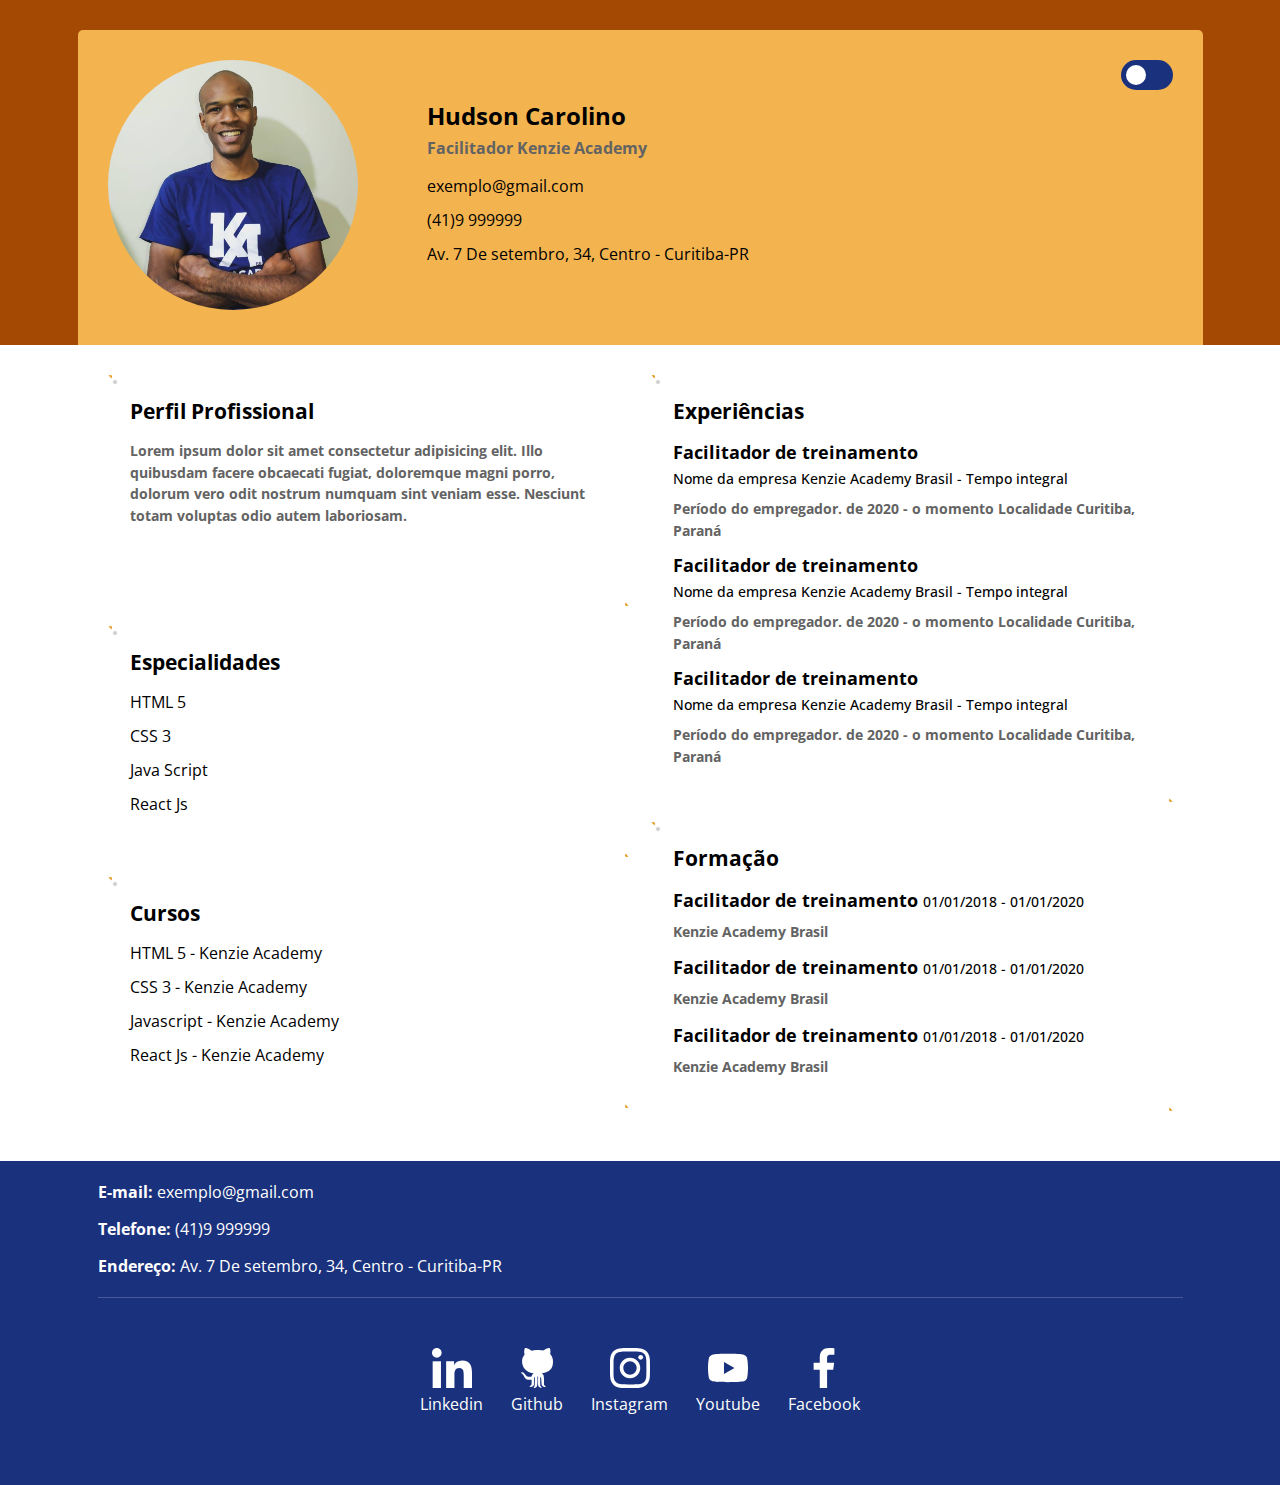
<file: index.html>
<!DOCTYPE html>
<html lang="pt-br">
    <head>
        <meta charset="UTF-8">
        <meta http-equiv="X-UA-Compatible" content="IE=edge">
        <meta name="viewport" content="width=device-width, initial-scale=1.0">
        <title>Portfólio</title>

        <link rel="preconnect" href="https://fonts.gstatic.com">
        <link href="https://fonts.googleapis.com/css2?family=Open+Sans:wght@300;400;600;700;800&display=swap" rel="stylesheet">

        <link rel="stylesheet" href="./assets/css/style.css">

    </head>
    <body>
        
        

        <input type="checkbox" id="ativar-dark"  class="ativar-dark">
        <div class="dark-mode">
            <!-- CABEÇALHO -->
            <header>
                
                <div class="container">
                    <label for="ativar-dark">
                        <span></span>
                    </label>
                    <div class="linha">

                        <!-- CAIXA FOTO DE PERFÍL -->
                        <div class="coluna coluna-esquerda">
                            <figure>
                                <img src="./assets/img/hudson.png" alt="Hudson Carolino">
                                <figcaption class="hidden">Hudson Carolino</figcaption>
                            </figure>
                        </div>

                        <!-- INFORMAÇÕES PESSOAIS -->
                        <div class="coluna coluna-direita">

                            <h1>Hudson Carolino</h1>
                            <p>Facilitador Kenzie Academy</p>

                            <ul>
                                <li>
                                    <a href="mailto:exemplo@gmail.com">exemplo@gmail.com</a>
                                </li>
                                <li>
                                    <a href="tel:55419999999">(41)9 999999</a>
                                </li>
                                <li>
                                    <a href="#">Av. 7 De setembro, 34, Centro - Curitiba-PR</a>
                                </li>
                            </ul>

                        </div>
                    </div>
                </div>

            </header>

            <main>
                
                <div class="container">

                    <div class="linha">

                        <!-- CONTEÚDO LADO ESQUERDO -->
                        <div class="coluna coluna-esquerda">
                        
                            <section>
                                <span class="topo-direita"></span>
                                <h2>Perfil Profissional</h2>
                                <p>Lorem ipsum dolor sit amet consectetur adipisicing elit. Illo quibusdam facere obcaecati fugiat, doloremque magni porro, dolorum vero odit nostrum numquam sint veniam esse. Nesciunt totam voluptas odio autem laboriosam. </p>
                                <span class="baixo-esquerda"></span>
                            </section>

                            <section>
                                <span class="topo-direita"></span>
                                <h2>Especialidades</h2>
                                <ul>
                                    <li>HTML 5</li>
                                    <li>CSS 3</li>
                                    <li>Java Script</li>
                                    <li>React Js</li>
                                </ul>
                                <span class="baixo-esquerda"></span>
                            </section>

                            <section>
                                <span class="topo-direita"></span>
                                <h2>Cursos</h2>
                                <ul>
                                    <li>HTML 5 - Kenzie Academy</li>
                                    <li>CSS 3 - Kenzie Academy</li>
                                    <li>Javascript - Kenzie Academy</li>
                                    <li>React Js - Kenzie Academy</li>
                                </ul>
                                <span class="baixo-esquerda"></span>
                            </section>

                        </div>
                        
                        <!-- CONTEÚDO LADO DIREITA -->
                        <div class="coluna coluna-direita">

                            <section>
                                <span class="topo-direita"></span>
                                <h2>Experiências</h2>
                                <ul>
                                    <li>
                                        <h3>Facilitador de treinamento</h3>
                                        <strong>Nome da empresa Kenzie Academy Brasil - Tempo integral</strong>
                                        <p>Período do empregador. de 2020 - o momento Localidade Curitiba, Paraná</p>
                                    </li>
                                    <li>
                                        <h3>Facilitador de treinamento</h3>
                                        <strong>Nome da empresa Kenzie Academy Brasil - Tempo integral</strong>
                                        <p>Período do empregador. de 2020 - o momento Localidade Curitiba, Paraná</p>
                                    </li>
                                    <li>
                                        <h3>Facilitador de treinamento</h3>
                                        <strong>Nome da empresa Kenzie Academy Brasil - Tempo integral</strong>
                                        <p>Período do empregador. de 2020 - o momento Localidade Curitiba, Paraná</p>
                                    </li>
                                </ul>
                                <span class="baixo-esquerda"></span>
                            </section>

                            <section>
                                <span class="topo-direita"></span>
                                <h2>Formação</h2>
                                <ul>
                                    <li>
                                        <h3>Facilitador de treinamento <strong>01/01/2018 - 01/01/2020</strong></h3>
                                        <p>Kenzie Academy Brasil</p>
                                    </li>
                                    <li>
                                        <h3>Facilitador de treinamento <strong>01/01/2018 - 01/01/2020</strong></h3>
                                        <p>Kenzie Academy Brasil</p>
                                    </li>
                                    <li>
                                        <h3>Facilitador de treinamento <strong>01/01/2018 - 01/01/2020</strong></h3>
                                        <p>Kenzie Academy Brasil</p>
                                    </li>
                                </ul>
                                <span class="baixo-esquerda"></span>
                            </section>

                        </div>

                    </div>
                </div>

            </main>

            <footer>
                <div class="container">

                    <nav>
                        <ul class="info-contato">
                            <li>
                                <a href="mailto:exemplo@gmail.com"><strong>E-mail:</strong> exemplo@gmail.com</a>
                            </li>
                            <li>
                                <a href="tel:55419999999"><strong>Telefone:</strong> (41)9 999999</a>
                            </li>
                            <li>
                                <a href="#"><strong>Endereço:</strong> Av. 7 De setembro, 34, Centro - Curitiba-PR</a>
                            </li>
                        </ul>
                    </nav> 
                    
                    <nav>
                        <ul class="redes-sociais">
                            <li>
                                <a href="#">
                                    <img src="./assets/img/linkedin.svg" alt="Linkedin">
                                    <p>Linkedin</p>
                                </a>
                            </li>
                            <li>
                                <a href="#">
                                    <img src="./assets/img/github-big-logo.svg" alt="Github">
                                    <p>Github</p>
                                </a>
                            </li>
                            <li>
                                <a href="#">
                                    <img src="./assets/img/instagram.svg" alt="Instagram">
                                    <p>Instagram</p>
                                </a>
                            </li>
                            <li>
                                <a href="#">
                                    <img src="./assets/img/youtube.svg" alt="Youtube">
                                    <p>Youtube</p>
                                </a>
                            </li>
                            <li>
                                <a href="#">
                                    <img src="./assets/img/facebook-app-symbol.svg" alt="Facebook">
                                    <p>Facebook</p>
                                </a>
                            </li>
                        </ul>
                    </nav>

                </div>
            </footer>
        </div>
        
    </body>
</html>
</file>
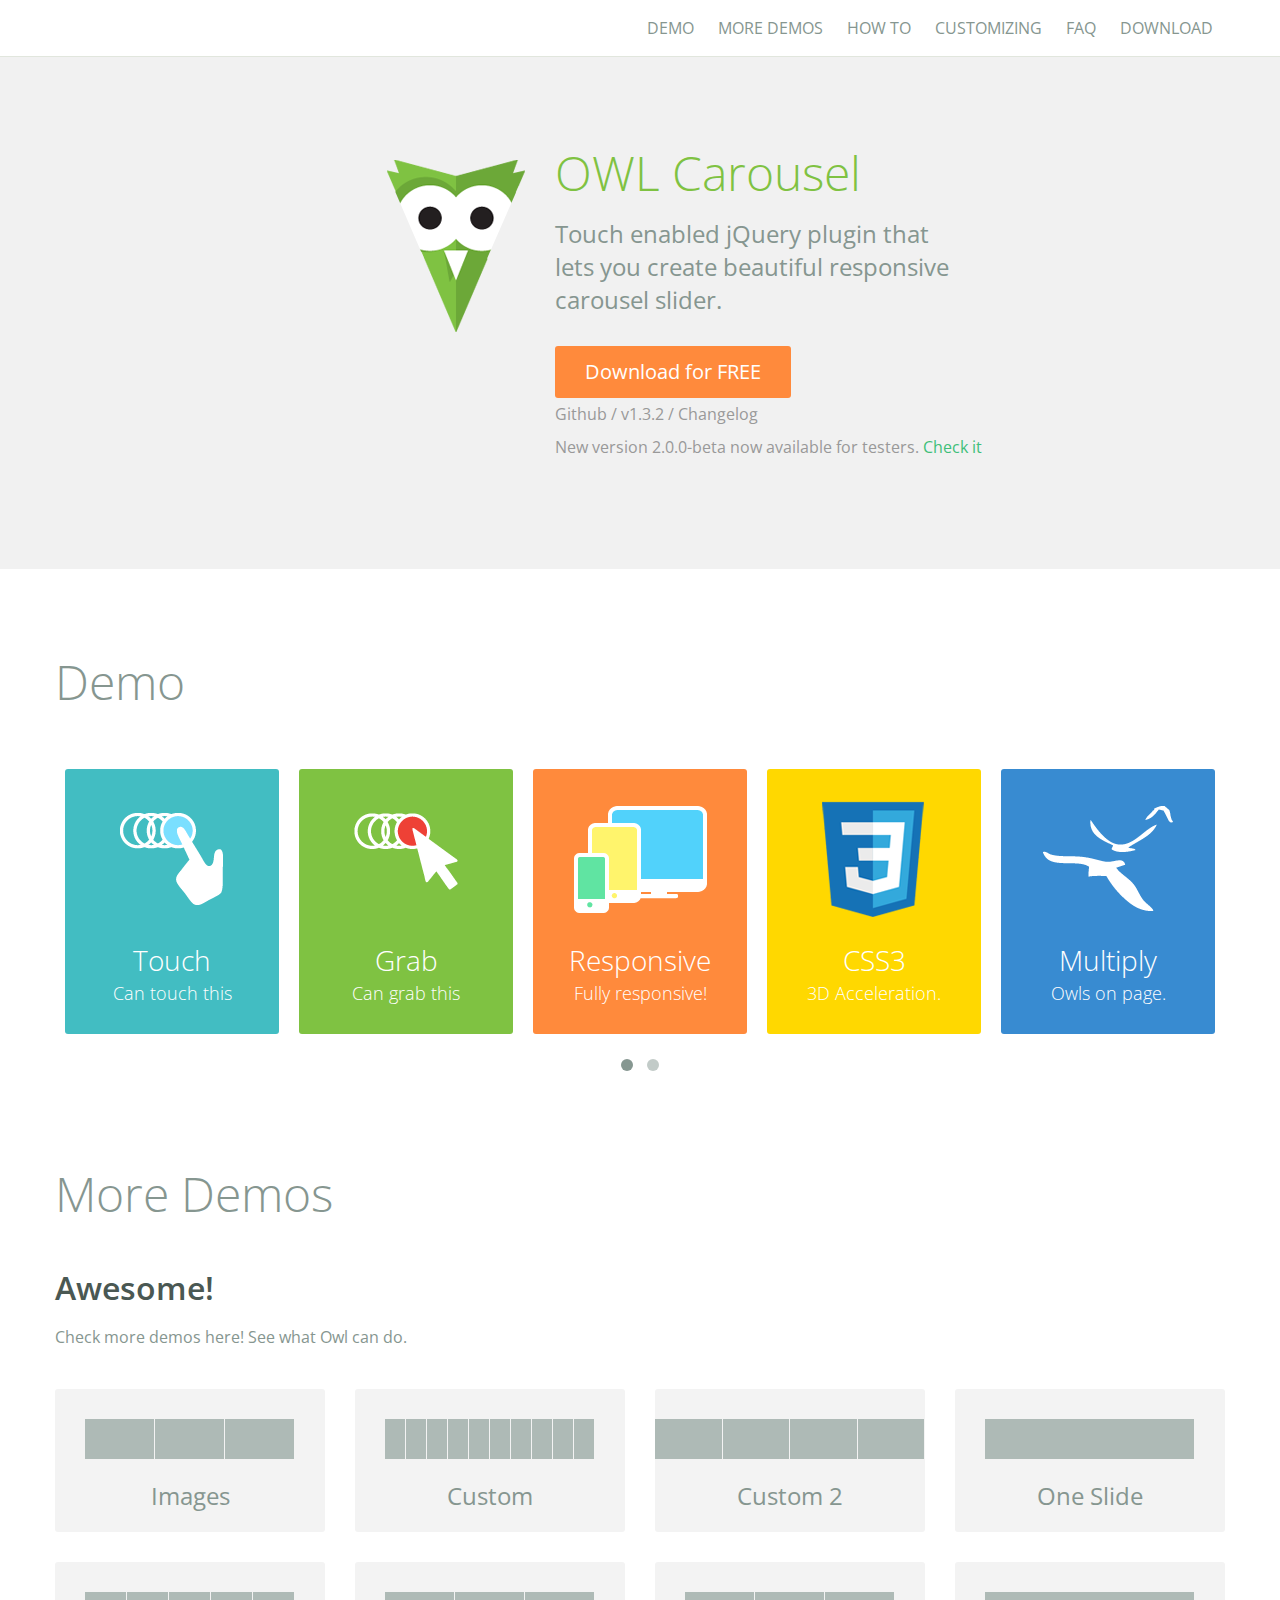
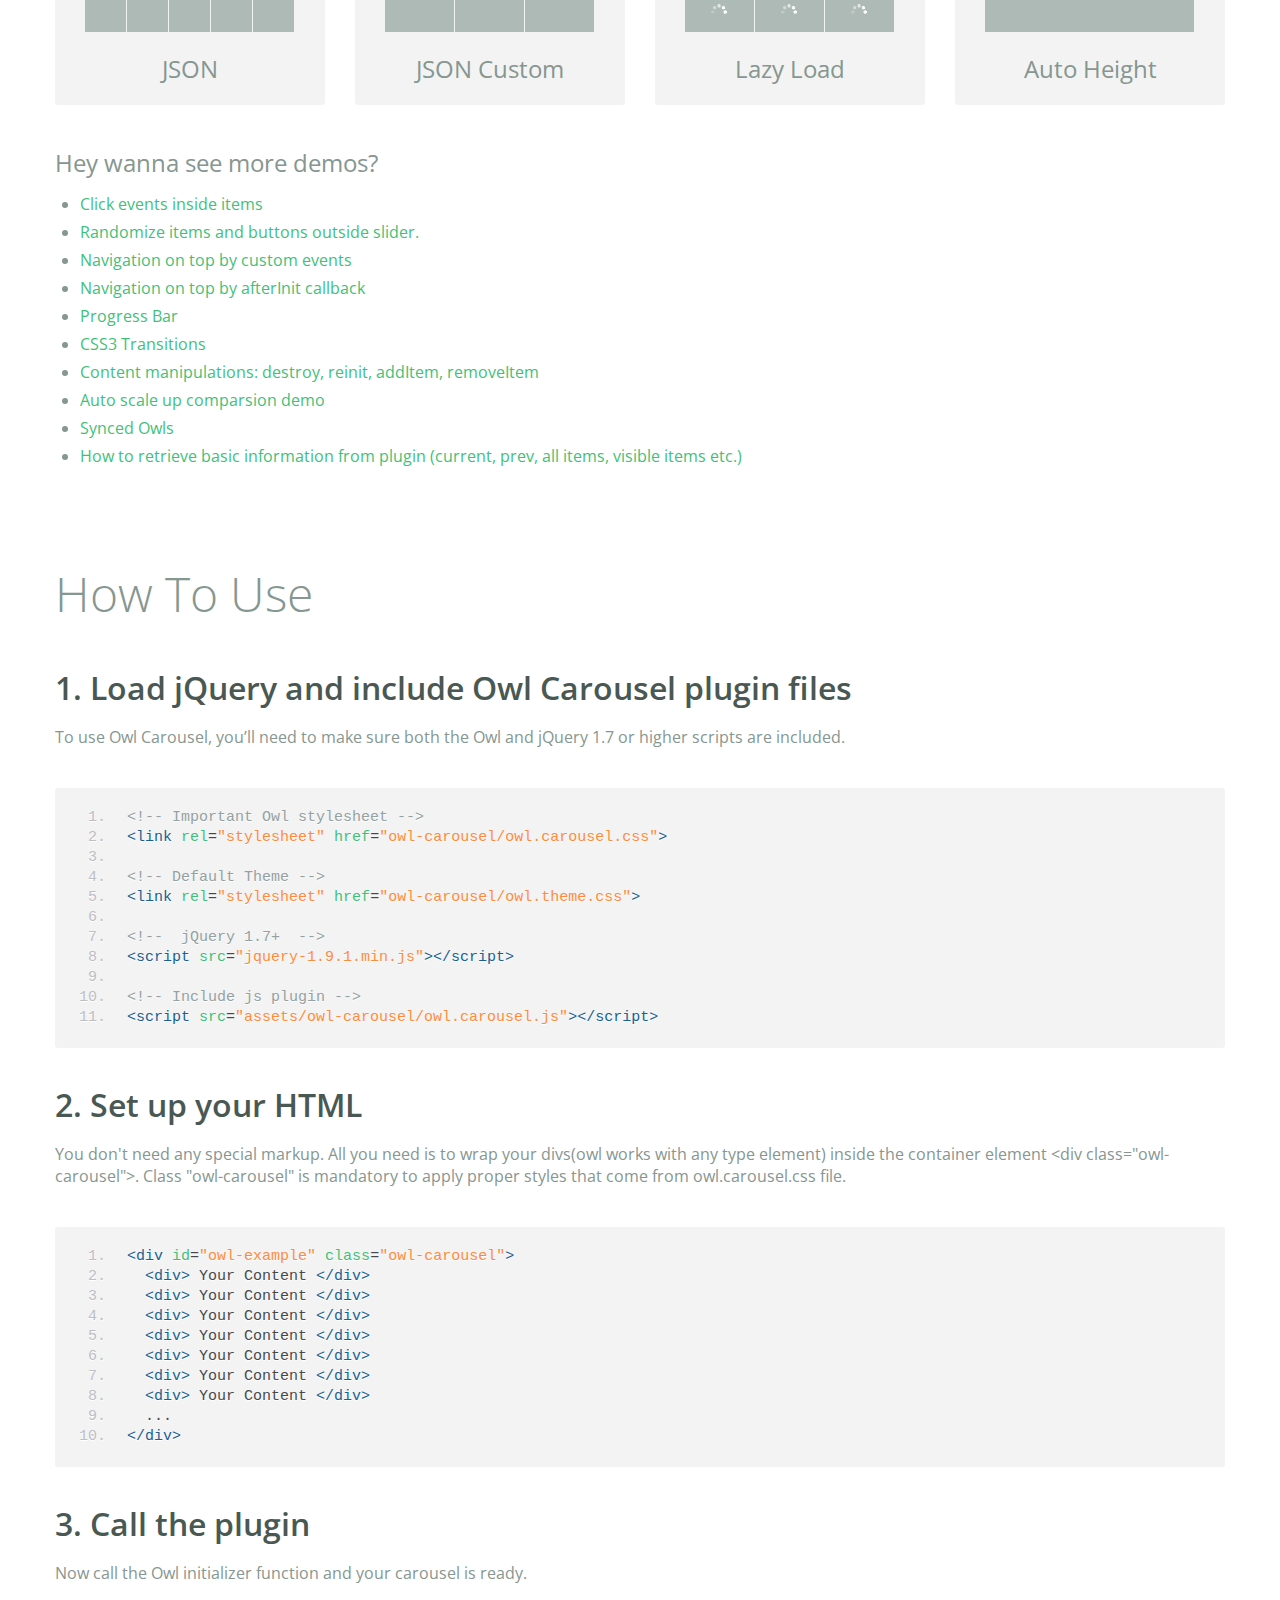
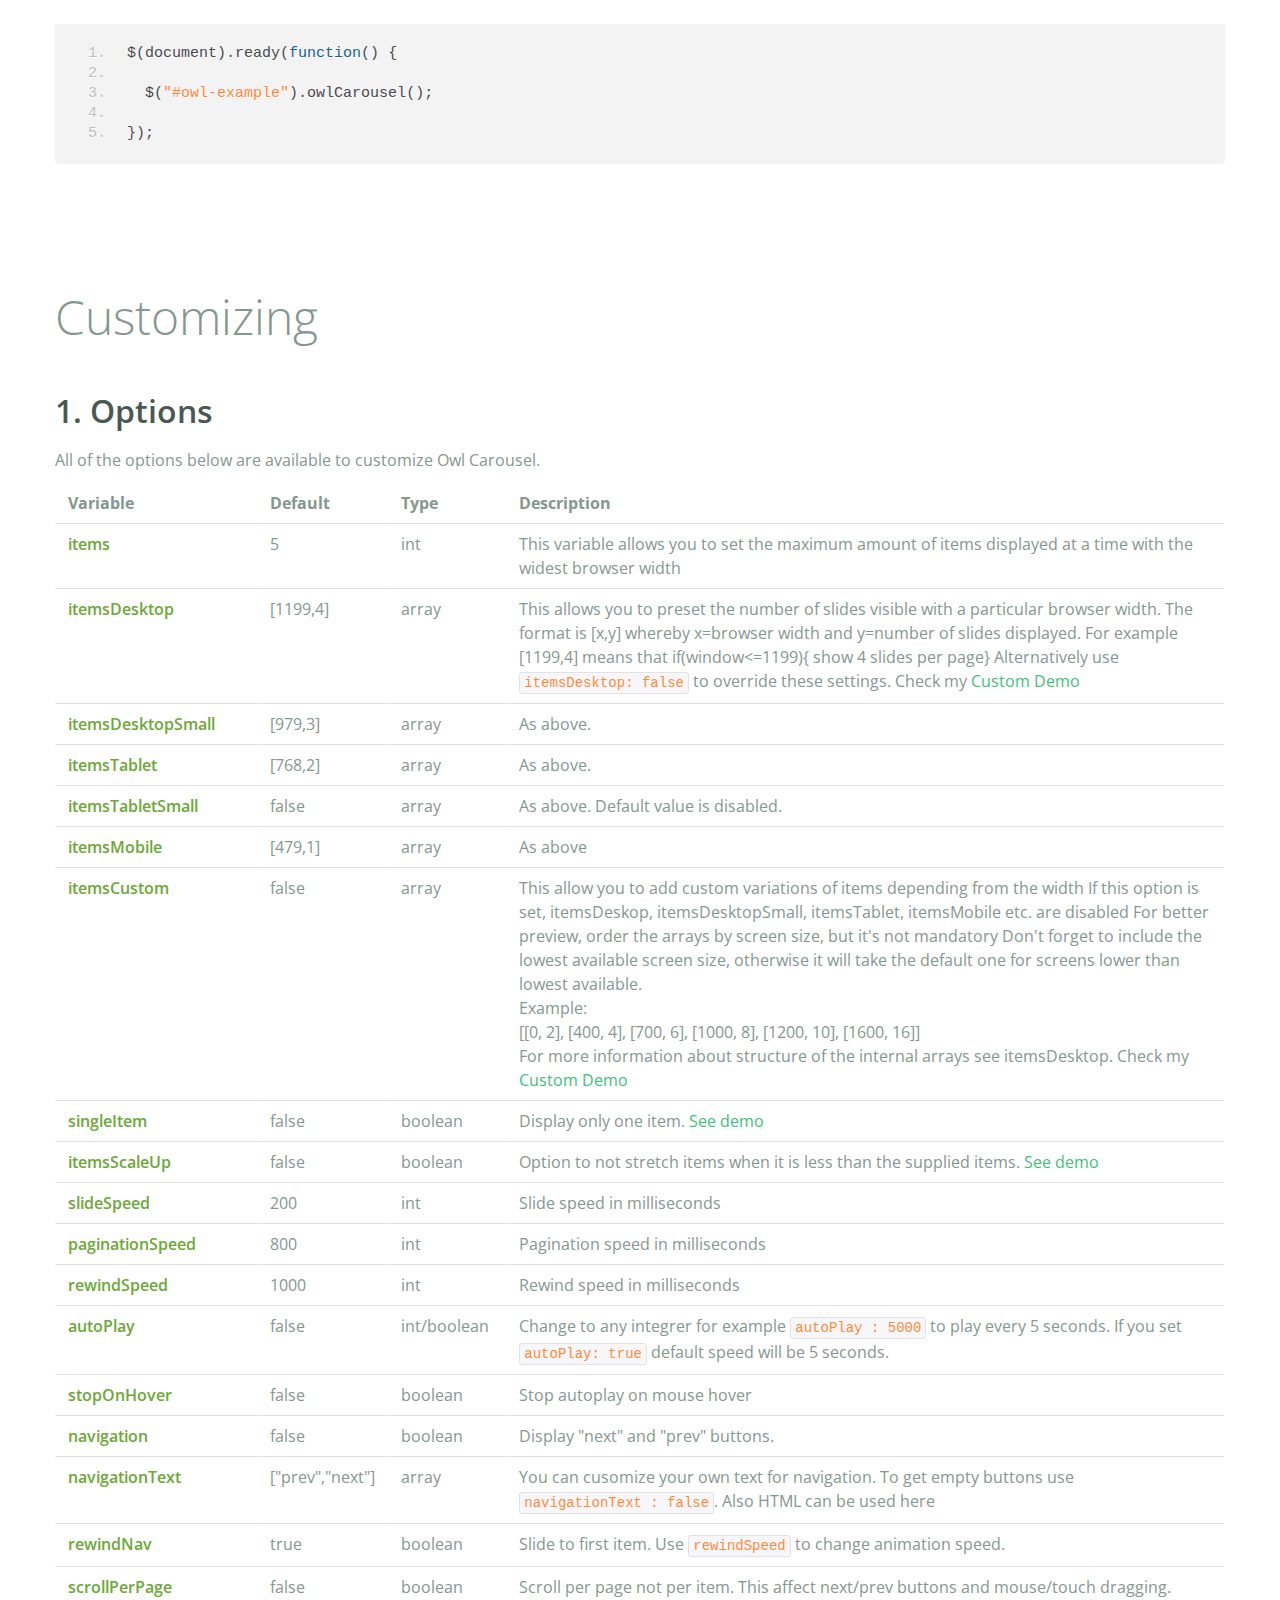
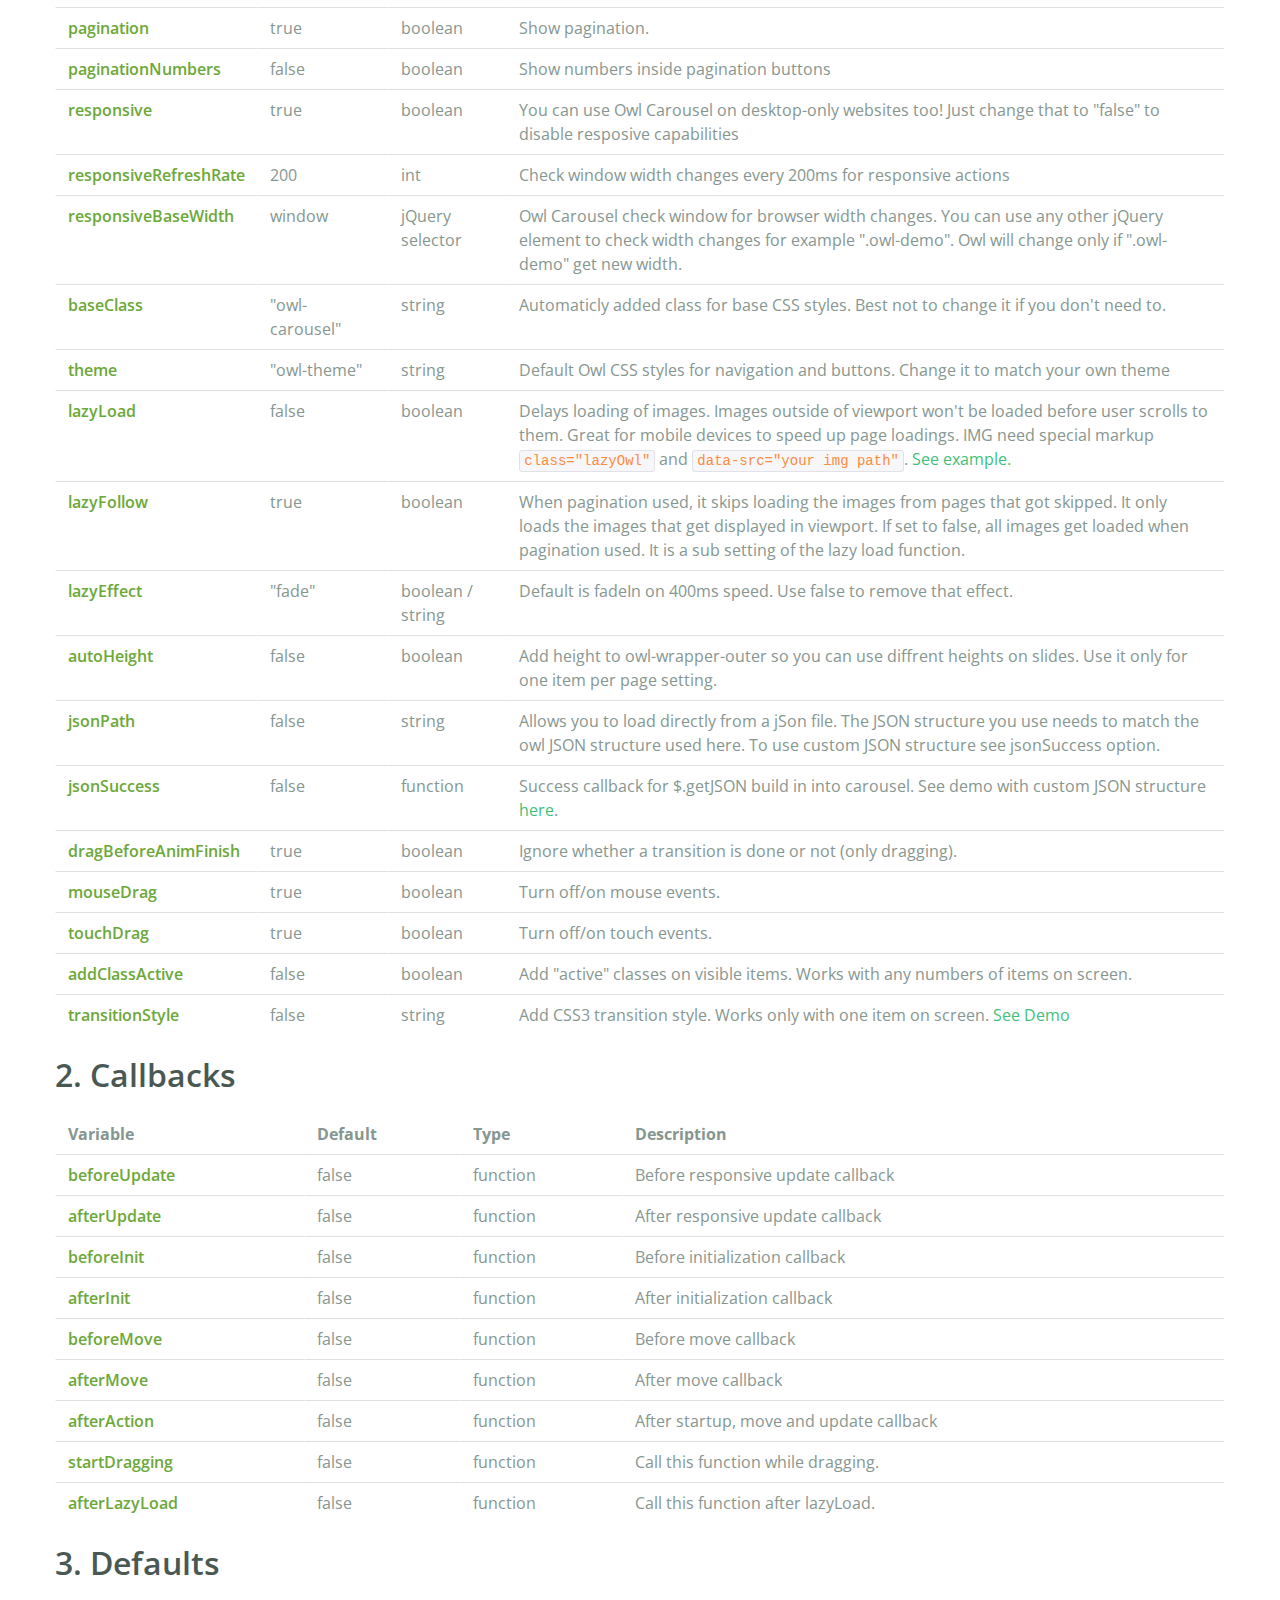
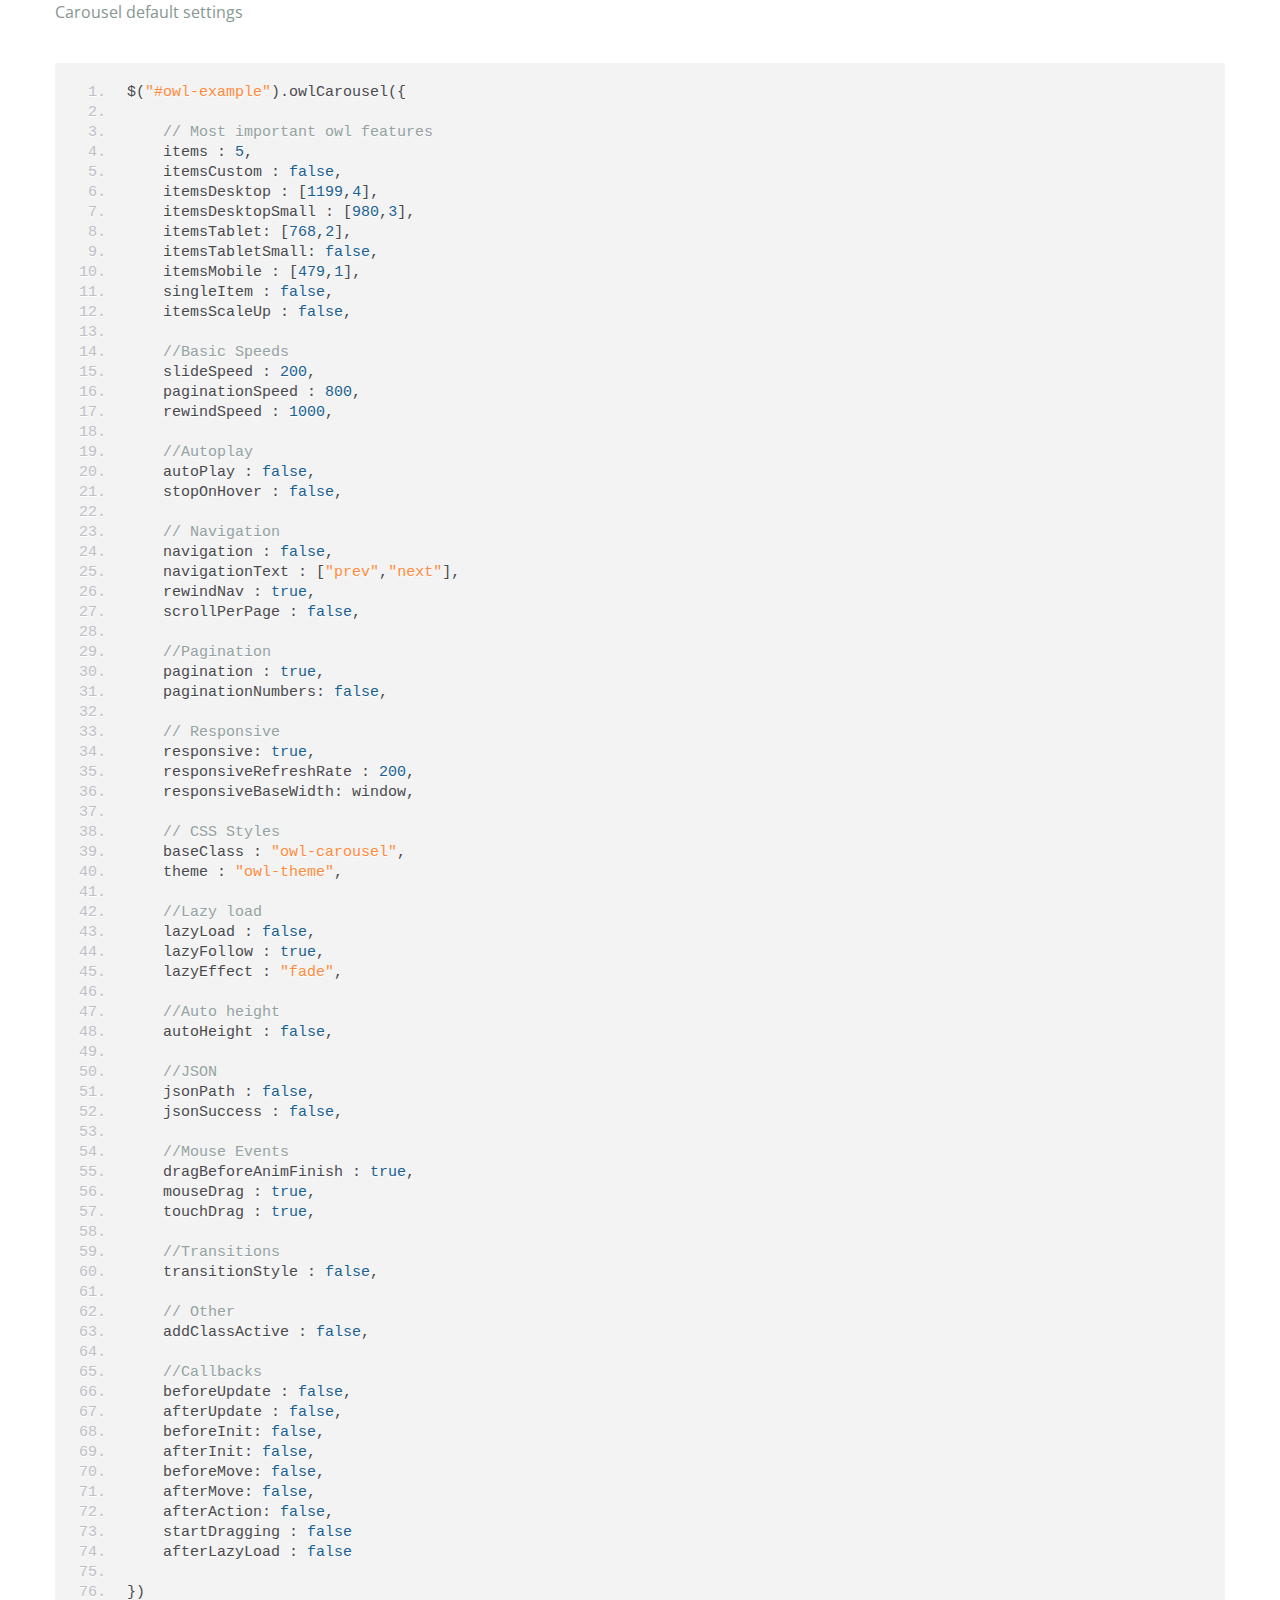
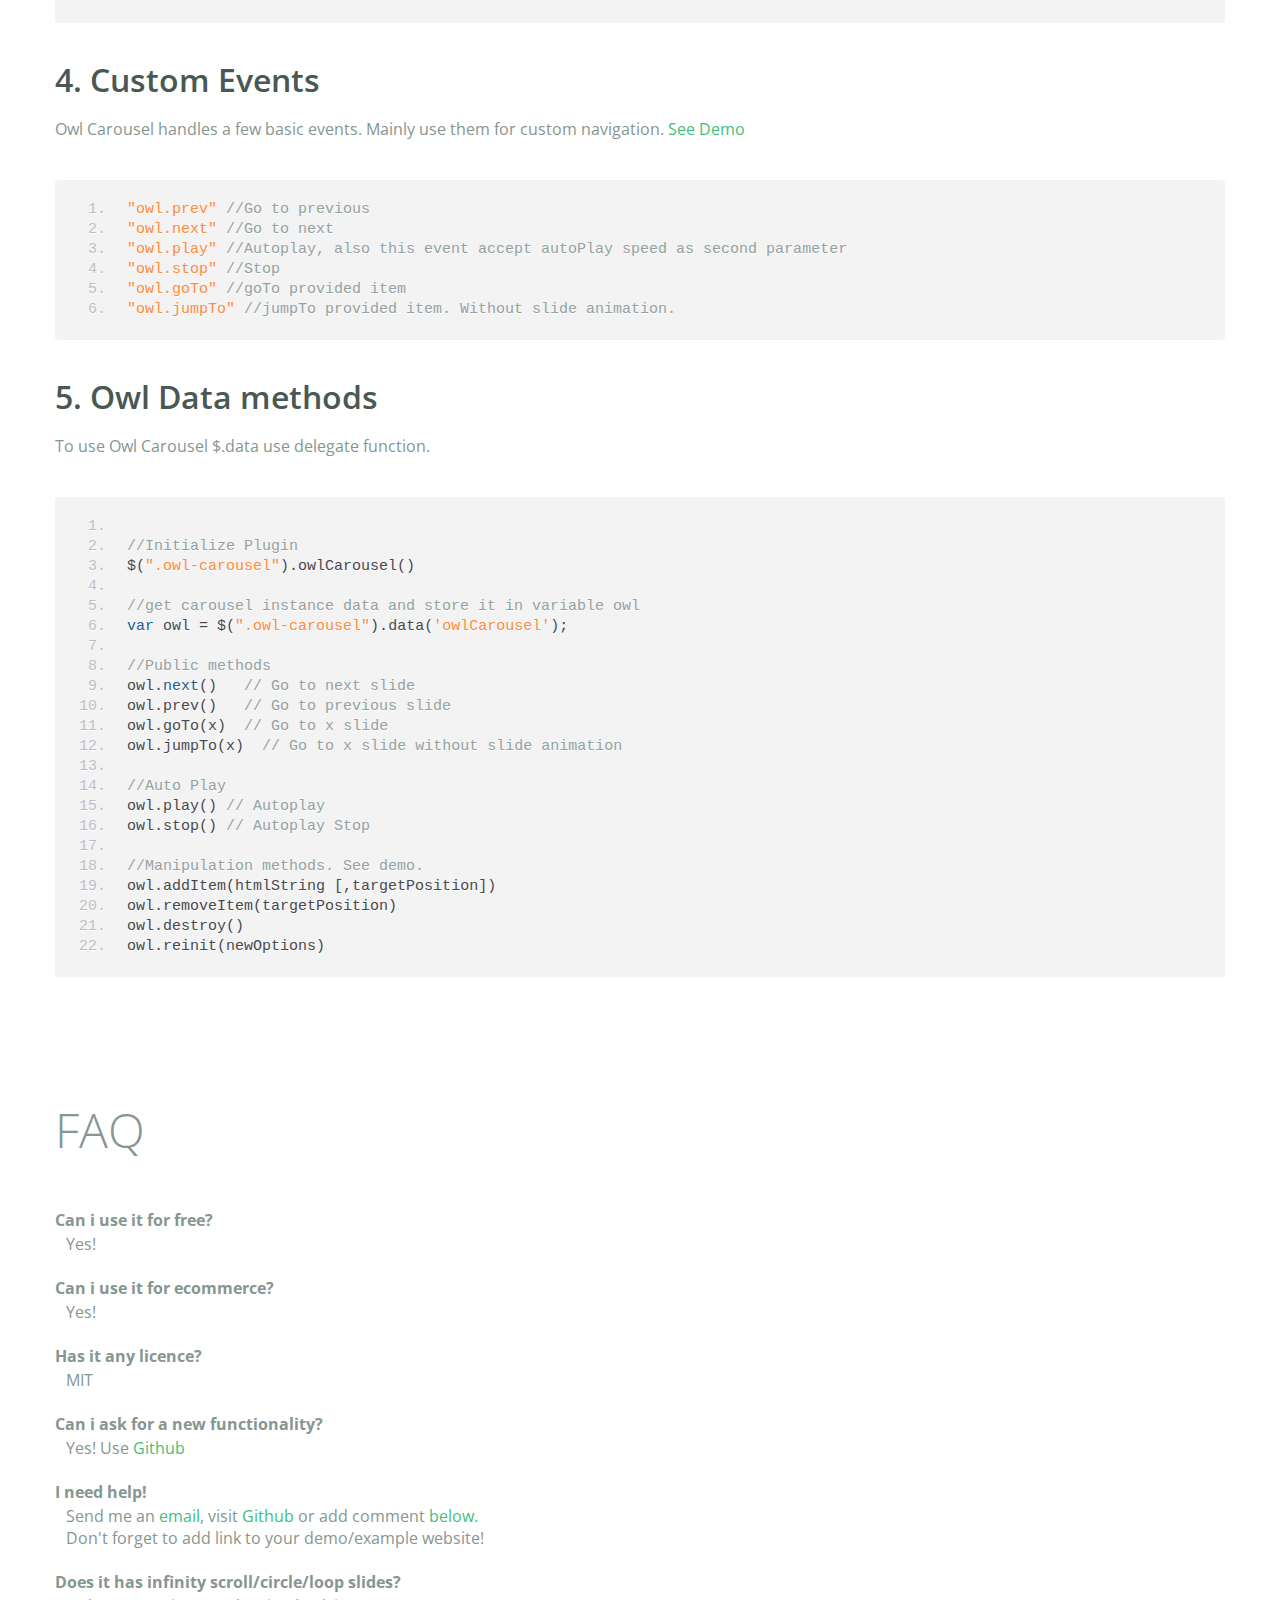
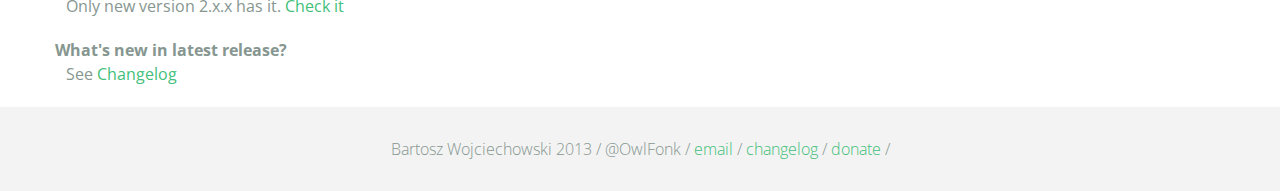
<file: owlcarousel/index.html>
<!DOCTYPE html>
<html lang="en">
  <head>
    <meta charset="utf-8">
    <title>Owl Carousel</title>
    <meta name="viewport" content="width=device-width, initial-scale=1.0">
    <meta name="description" content="jQuery Responsive Carousel - Owl Carusel">
    <meta name="author" content="Bartosz Wojciechowski">
    <meta name="keywords" content="HTML,CSS,JSON,JavaScript, jQuery, Responsive, Design, Owl, Carousel, Free">

    <link href='http://fonts.googleapis.com/css?family=Open+Sans:400italic,400,300,600,700' rel='stylesheet' type='text/css'>
    <link href="assets/css/bootstrapTheme.css" rel="stylesheet">
    <link href="assets/css/custom.css" rel="stylesheet">

    <!-- Owl Carousel Assets -->
    <link href="owl-carousel/owl.carousel.css" rel="stylesheet">
    <link href="owl-carousel/owl.theme.css" rel="stylesheet">

    <!-- Prettify -->
    <link href="assets/js/google-code-prettify/prettify.css" rel="stylesheet">

    <!-- Le fav and touch icons -->
    <link rel="apple-touch-icon-precomposed" sizes="144x144" href="assets/ico/apple-touch-icon-144-precomposed.png">
    <link rel="apple-touch-icon-precomposed" sizes="114x114" href="assets/ico/apple-touch-icon-114-precomposed.png">
      <link rel="apple-touch-icon-precomposed" sizes="72x72" href="assets/ico/apple-touch-icon-72-precomposed.png">
                    <link rel="apple-touch-icon-precomposed" href="assets/ico/apple-touch-icon-57-precomposed.png">
                                   <link rel="shortcut icon" href="assets/ico/favicon.png">
  </head>
  <body>
      <div id="top-nav" class="navbar navbar-fixed-top">
        <div class="navbar-inner">
          <div class="container">
            <button type="button" class="btn btn-navbar" data-toggle="collapse" data-target=".nav-collapse">
            <span class="icon-bar"></span>
            <span class="icon-bar"></span>
            <span class="icon-bar"></span>
          </button>
            <div class="nav-collapse collapse">
            <ul class="nav pull-right">
              <li><a href="#demo">Demo</a></li>
              <li><a href="#more-demos">More Demos</a></li>
              <li><a href="#how-to">How To</a></li>
              <li><a href="#customizing">Customizing</a></li>
              <li><a href="#faq">FAQ</a></li>
              <li><a href="owl.carousel.zip" class="download" data-spy="affix" data-offset-top="450">Download</a></li>
            </ul>
            </div>
          </div>
        </div>
      </div>

      <div id="header">
        <div class="container">
          <div class="row">
            <div class="span5">
                <img class="logo" src="assets/img/owl-logo.png" alt="Owl Logo">
              </div>
            <div class="span7">
              <h1>OWL Carousel </h1>
              <h3>Touch enabled jQuery plugin that lets you create beautiful responsive carousel slider.</h3>
              <a class="btn btn-success btn-large" href="owl.carousel.zip">Download for FREE</a>
              <p class="muted"><a class="muted" href="https://github.com/OwlFonk/OwlCarousel">Github</a> / v1.3.2 / <a class="muted" href="changelog.html">Changelog</a></p> 
              <p class="muted">New version 2.0.0-beta now available for testers. <a href="http://www.owlgraphic.com/owlcarousel2/">Check it</a></p>
            </div>
          </div>
        </div>
      </div>

      <div id="demo">
        <div class="container">
          <div class="row">
            <div class="span12">
              <h1>Demo</h1>
            </div>
          </div>

          <div class="row">
            <div class="span12">

              <div id="owl-example" class="owl-carousel">

                <div class="item darkCyan">
                  <img src="assets/img/demo-slides/touch.png" alt="Touch">
                    <h3>Touch</h3>
                    <h4>Can touch this</h4>
                </div>
                <div class="item forestGreen">
                  <img src="assets/img/demo-slides/grab.png" alt="Grab">
                    <h3>Grab</h3>
                    <h4>Can grab this</h4>
                </div>
                <div class="item orange">
                  <img src="assets/img/demo-slides/responsive.png" alt="Responsive">
                    <h3>Responsive</h3>
                    <h4>Fully responsive!</h4>
                </div>

                <div class="item yellow">
                  <img src="assets/img/demo-slides/css3.png" alt="CSS3">
                    <h3>CSS3</h3>
                    <h4>3D Acceleration.</h4>
                </div>

                <div class="item dodgerBlue">
                  <img src="assets/img/demo-slides/multi.png" alt="Multi">
                    <h3>Multiply</h3>
                    <h4>Owls on page.</h4>
                </div>

                <div class="item skyBlue">
                  <img src="assets/img/demo-slides/modern.png" alt="Modern Browsers">
                    <h3>Modern</h3>
                    <h4>Browsers Compatibility</h4>
                </div>

                <div class="item zombieGreen">
                  <img src="assets/img/demo-slides/zombie.png" alt="Zombie Browsers - old ones">
                    <h3>Zombie</h3>
                    <h4>Browsers Compatibility</h4>
                </div>

                <div class="item violet">
                  <img src="assets/img/demo-slides/controls.png" alt="Take Control">
                    <h3>Take Control</h3>
                    <h4>The way you like</h4>
                </div>

                <div class="item yellowLight">
                  <img src="assets/img/demo-slides/feather.png" alt="Light">
                    <h3>Light</h3>
                    <h4>As a feather</h4>
                </div>

                <div class="item steelGray">
                  <img src="assets/img/demo-slides/tons.png" alt="Tons of Opotions">
                    <h3>Tons</h3>
                    <h4>of options</h4>
                </div>

              </div>


            </div>
          </div>

        </div>
      </div>

    <div id="more-demos">
      <div class="container">

        <div class="row">
          <div class="span12">
            <h1>More Demos</h1>
            <h2>Awesome!</h2>
            <p>Check more demos here! See what Owl can do.</p>
          </div>
        </div>

        <div class="row demos-row">
          <div class="span3">
            <a href="demos/images.html" class="demo-box">
              <div class="demo-wrapper demo-images clearfix">
                <div class="demo-slide"><div class="bg"></div></div>
                <div class="demo-slide"><div class="bg"></div></div>
                <div class="demo-slide"><div class="bg"></div></div>
              </div>
              <h3>Images</h3>
            </a>
          </div>

          <div class="span3">
            <a href="demos/custom.html" class="demo-box">
              <div class="demo-wrapper demo-custom clearfix">
                <div class="demo-slide"><div class="bg"></div></div>
                <div class="demo-slide"><div class="bg"></div></div>
                <div class="demo-slide"><div class="bg"></div></div>
                <div class="demo-slide"><div class="bg"></div></div>
                <div class="demo-slide"><div class="bg"></div></div>
                <div class="demo-slide"><div class="bg"></div></div>
                <div class="demo-slide"><div class="bg"></div></div>
                <div class="demo-slide"><div class="bg"></div></div>
                <div class="demo-slide"><div class="bg"></div></div>
                <div class="demo-slide"><div class="bg"></div></div>
              </div>
              <h3>Custom</h3>
            </a>
          </div>

          <div class="span3">
            <a href="demos/itemsCustom.html" class="demo-box">
              <div class="demo-wrapper demo-full clearfix">
                <div class="demo-slide"><div class="bg"></div></div>
                <div class="demo-slide"><div class="bg"></div></div>
                <div class="demo-slide"><div class="bg"></div></div>
                <div class="demo-slide"><div class="bg"></div></div>
              </div>
              <h3>Custom 2</h3>
            </a>
          </div>

          <div class="span3">
            <a href="demos/one.html" class="demo-box">
              <div class="demo-wrapper demo-one clearfix">
                <div class="demo-slide"><div class="bg"></div></div>
              </div>
              <h3>One Slide</h3>
            </a>
          </div>

        </div>
        <div class="row demos-row">
          <div class="span3">
            <a href="demos/json.html" class="demo-box">
              <div class="demo-wrapper demo-Json clearfix">
                <div class="demo-slide"><div class="bg"></div></div>
                <div class="demo-slide"><div class="bg"></div></div>
                <div class="demo-slide"><div class="bg"></div></div>
                <div class="demo-slide"><div class="bg"></div></div>
                <div class="demo-slide"><div class="bg"></div></div>
              </div>
              <h3>JSON</h3>
            </a>
          </div>

          <div class="span3">
            <a href="demos/customJson.html" class="demo-box">
              <div class="demo-wrapper demo-Json-custom clearfix">
                <div class="demo-slide"><div class="bg"></div></div>
                <div class="demo-slide"><div class="bg"></div></div>
                <div class="demo-slide"><div class="bg"></div></div>
              </div>
              <h3>JSON Custom</h3>
            </a>
          </div>

          <div class="span3">
            <a href="demos/lazyLoad.html" class="demo-box">
              <div class="demo-wrapper demo-lazy clearfix">
                <div class="demo-slide"><div class="bg"></div></div>
                <div class="demo-slide"><div class="bg"></div></div>
                <div class="demo-slide"><div class="bg"></div></div>
              </div>
              <h3>Lazy Load</h3>
            </a>
          </div>

          <div class="span3">
            <a href="demos/autoHeight.html" class="demo-box">
              <div class="demo-wrapper demo-height clearfix">
                <div class="demo-slide"><div class="bg"></div></div>
              </div>
              <h3>Auto Height</h3>
            </a>
          </div>

          
        </div>

        <div class="row">
          <div class="span12">
            <h3>Hey wanna see more demos?</h3>
            <ul>
              <li>
                <a href="demos/click.html">Click events inside items</a>
              </li>
              <li>
                <a href="demos/randomOrder.html">Randomize items and buttons outside slider.</a>
              </li>
              <li>
                <a href="demos/navOnTop.html">Navigation on top by custom events</a>
              </li>
              <li>
                <a href="demos/navOnTop2.html">Navigation on top by afterInit callback</a>
              </li>
              <li>
                <a href="demos/progressBar.html">Progress Bar</a>
              </li>
              <li>
                <a href="demos/transitions.html">CSS3 Transitions</a>
              </li>
              <li>
                <a href="demos/manipulations.html">Content manipulations: destroy, reinit, addItem, removeItem</a>
              </li>
              <li>
                <a href="demos/scaleup.html">Auto scale up comparsion demo</a>
              </li>
              <li>
                <a href="demos/sync.html">Synced Owls</a>
              </li>
              <li>
                <a href="demos/owlStatus.html">How to retrieve basic information from plugin (current, prev, all items, visible items etc.)</a>
              </li>
            </ul>
            
          </div>
        </div>


      </div>
    </div>

    <div id="how-to">
      <div class="container">
        <div class="row">
          <div class="span12">
            <h1>How To Use</h1>
            <h2>1. Load jQuery and include Owl Carousel plugin files</h2>
            <p>To use Owl Carousel, you’ll need to make sure both the Owl and jQuery 1.7 or higher scripts are included.</p>
<pre class="pre-show prettyprint linenums">
&lt;!-- Important Owl stylesheet --&gt;
&lt;link rel="stylesheet" href="owl-carousel/owl.carousel.css"&gt;

&lt;!-- Default Theme --&gt;
&lt;link rel="stylesheet" href="owl-carousel/owl.theme.css"&gt;

&lt;!--  jQuery 1.7+  --&gt;
&lt;script src="jquery-1.9.1.min.js"&gt;&lt;/script&gt;

&lt;!-- Include js plugin --&gt;
&lt;script src="assets/owl-carousel/owl.carousel.js"&gt;&lt;/script&gt;
</pre>
          <h2>2. Set up your HTML</h2>
          <p>You don't need any special markup. All you need is to wrap your divs(owl works with any type element) inside the container element &lt;div class="owl-carousel"&gt;. Class "owl-carousel" is mandatory to apply proper styles that come from owl.carousel.css file.</p>
<pre class="pre-show prettyprint linenums">
&lt;div id="owl-example" class="owl-carousel"&gt;
  &lt;div&gt; Your Content &lt;/div&gt;
  &lt;div&gt; Your Content &lt;/div&gt;
  &lt;div&gt; Your Content &lt;/div&gt;
  &lt;div&gt; Your Content &lt;/div&gt;
  &lt;div&gt; Your Content &lt;/div&gt;
  &lt;div&gt; Your Content &lt;/div&gt;
  &lt;div&gt; Your Content &lt;/div&gt;
  ...
&lt;/div>
</pre>    
          <h2>3. Call the plugin</h2>
          <p>Now call the Owl initializer function and your carousel is ready.</p>
<pre class="pre-show prettyprint linenums">
$(document).ready(function() {

  $("#owl-example").owlCarousel();

});
</pre>  
          </div>
        </div>
      </div>
    </div>


    <div id="customizing">
      <div class="container">
        <div class="row">
          <div class="span12">
            <h1>Customizing</h1>
            <h2>1. Options</h2>
            <p>All of the options below are available to customize Owl Carousel.</p> 
            <table class="table hp-table table-bordered table-striped">
              <thead>
                <tr>
                  <th>Variable</th>
                  <th>Default</th>
                  <th>Type</th>
                  <th>Description</th>
                </tr>
              </thead>
              <tbody>
                <tr>
                  <td><span class="text-emp">items</span></td>
                  <td>5</td>
                  <td>int</td>
                  <td>This variable allows you to set the maximum amount of items displayed at a time with the widest browser width</td>
                </tr>
                 <tr>
                  <td><span class="text-emp">itemsDesktop</span></td>
                  <td>[1199,4]</td>
                  <td>array</td>
                  <td>This allows you to preset the number of slides visible with a particular browser width. The format is [x,y] whereby x=browser width and y=number of slides displayed. For example [1199,4] means that if(window&lt;=1199){ show 4 slides per page}
                    Alternatively use <code>itemsDesktop: false</code> to override these settings. Check my <a href="demos/custom.html">Custom Demo</a></td>
                </tr>
                <tr>
                  <td><span class="text-emp">itemsDesktopSmall</span></td>
                  <td>[979,3]</td>
                  <td>array</td>
                  <td>As above.</td>
                </tr>
                <tr>
                  <td><span class="text-emp">itemsTablet</span></td>
                  <td>[768,2]</td>
                  <td>array</td>
                  <td>As above.</td>
                </tr>
                <tr>
                  <td><span class="text-emp">itemsTabletSmall</span></td>
                  <td>false</td>
                  <td>array</td>
                  <td>As above. Default value is disabled.</td>
                </tr>
                <tr>
                  <td><span class="text-emp">itemsMobile</span></td>
                  <td>[479,1]</td>
                  <td>array</td>
                  <td>As above</td>
                </tr>
                <tr>
                  <td><span class="text-emp">itemsCustom</span></td>
                  <td>false</td>
                  <td>array</td>
                  <td>
                    This allow you to add custom variations of items depending from the width
                    If this option is set, itemsDeskop, itemsDesktopSmall, itemsTablet, itemsMobile etc. are disabled
                    For better preview, order the arrays by screen size, but it's not mandatory
                    Don't forget to include the lowest available screen size, otherwise it will take the default one for screens lower than lowest available.
                    <br />Example:<br /> [[0, 2], [400, 4], [700, 6], [1000, 8], [1200, 10], [1600, 16]]<br />
                    For more information about structure of the internal arrays see itemsDesktop. Check my <a href="demos/custom.html">Custom Demo</a></td>
                </tr>
                <tr>
                  <td><span class="text-emp">singleItem</span></td>
                  <td>false</td>
                  <td>boolean</td>
                  <td>Display only one item. <a href="demos/one.html">See demo</a></td>
                </tr>
                <tr>
                  <td><span class="text-emp">itemsScaleUp</span></td>
                  <td>false</td>
                  <td>boolean</td>
                  <td>Option to not stretch items when it is less than the supplied items. <a href="demos/scaleup.html">See demo</a></td>
                </tr>
                <tr>
                  <td><span class="text-emp">slideSpeed</span></td>
                  <td>200</td>
                  <td>int</td>
                  <td>Slide speed in milliseconds</td>
                </tr>
                <tr>
                  <td><span class="text-emp">paginationSpeed</span></td>
                  <td>800</td>
                  <td>int</td>
                  <td>Pagination speed in milliseconds</td>
                </tr>
                <tr>
                  <td><span class="text-emp">rewindSpeed</span></td>
                  <td>1000</td>
                  <td>int</td>
                  <td>Rewind speed in milliseconds</td>
                </tr>
                <tr>
                  <td><span class="text-emp">autoPlay</span></td>
                  <td>false</td>
                  <td>int/boolean</td>
                  <td>Change to any integrer for example <code>autoPlay : 5000</code> to play every 5 seconds. If you set <code>autoPlay: true</code> default speed will be 5 seconds.</td>
                </tr>
                <tr>
                <tr>
                  <td><span class="text-emp">stopOnHover</span></td>
                  <td>false</td>
                  <td>boolean</td>
                  <td>Stop autoplay on mouse hover</td>
                </tr>
                <tr>
                <tr>
                  <td><span class="text-emp">navigation</span></td>
                  <td>false</td>
                  <td>boolean</td>
                  <td>Display "next" and "prev" buttons.</td>
                </tr>
                <tr>
                  <td><span class="text-emp">navigationText</span></td>
                  <td>["prev","next"]</td>
                  <td>array</td>
                  <td>You can cusomize your own text for navigation. To get empty buttons use <code>navigationText : false</code>. Also HTML can be used here</td>
                </tr>
                <tr>
                  <td><span class="text-emp">rewindNav</span></td>
                  <td>true</td>
                  <td>boolean</td>
                  <td>Slide to first item. Use <code>rewindSpeed</code> to change animation speed. </td>
                </tr>
                <tr>
                  <td><span class="text-emp">scrollPerPage</span></td>
                  <td>false</td>
                  <td>boolean</td>
                  <td>Scroll per page not per item. This affect next/prev buttons and mouse/touch dragging.</td>
                </tr>
                <tr>
                  <td><span class="text-emp">pagination</span></td>
                  <td>true</td>
                  <td>boolean</td>
                  <td>Show pagination.</td>
                </tr>
                <tr>
                  <td><span class="text-emp">paginationNumbers</span></td>
                  <td>false</td>
                  <td>boolean</td>
                  <td>Show numbers inside pagination buttons</td>
                </tr>
                <tr>
                  <td><span class="text-emp">responsive</span></td>
                  <td>true</td>
                  <td>boolean</td>
                  <td>You can use Owl Carousel on desktop-only websites too! Just change that to "false" to disable resposive capabilities</td>
                </tr>
                <tr>
                  <td><span class="text-emp">responsiveRefreshRate</span></td>
                  <td>200</td>
                  <td>int</td>
                  <td>Check window width changes every 200ms for responsive actions</td>
                </tr>
                <tr>
                  <td><span class="text-emp">responsiveBaseWidth</span></td>
                  <td>window</td>
                  <td>jQuery selector</td>
                  <td>Owl Carousel check window for browser width changes. You can use any other jQuery element to check width changes for example ".owl-demo". Owl will change only if ".owl-demo" get new width.</td>
                </tr>
                <tr>
                  <td><span class="text-emp">baseClass</span></td>
                  <td>"owl-carousel"</td>
                  <td>string</td>
                  <td>Automaticly added class for base CSS styles. Best not to change it if you don't need to.</td>
                </tr>
                <tr>
                  <td><span class="text-emp">theme</span></td>
                  <td>"owl-theme"</td>
                  <td>string</td>
                  <td>Default Owl CSS styles for navigation and buttons. Change it to match your own theme</td>
                </tr>
                <tr>
                  <td><span class="text-emp">lazyLoad</span></td>
                  <td>false</td>
                  <td>boolean</td>
                  <td>Delays loading of images. Images outside of viewport won't be loaded before user scrolls to them. Great for mobile devices to speed up page loadings. IMG need special markup <code>class="lazyOwl"</code> and <code>data-src="your img path"</code>. <a href="demos/lazyLoad.html">See example.</a></td>
                </tr>
                <tr>
                  <td><span class="text-emp">lazyFollow</span></td>
                  <td>true</td>
                  <td>boolean</td>
                  <td>When pagination used, it skips loading the images from pages that got skipped. It only loads the images that get displayed in viewport. If set to false, all images get loaded when pagination used. It is a sub setting of the lazy load function.</td>
                </tr>
                <tr>
                  <td><span class="text-emp">lazyEffect</span></td>
                  <td>"fade"</td>
                  <td>boolean / string</td>
                  <td>Default is fadeIn on 400ms speed. Use false to remove that effect.</td>
                </tr>
                <tr>
                  <td><span class="text-emp">autoHeight</span></td>
                  <td>false</td>
                  <td>boolean</td>
                  <td>Add height to owl-wrapper-outer so you can use diffrent heights on slides. Use it only for one item per page setting.</td>
                </tr>
                <tr>
                  <td><span class="text-emp">jsonPath</span></td>
                  <td>false</td>
                  <td>string</td>
                  <td>Allows you to load directly from a jSon file. The JSON structure you use needs to match the owl JSON structure used here. To use custom JSON structure see jsonSuccess option.</td>
                </tr>
                <tr>
                  <td><span class="text-emp">jsonSuccess</span></td>
                  <td>false</td>
                  <td>function</td>
                  <td>Success callback for $.getJSON build in into carousel. See demo with custom JSON structure <a href="demos/customJson.html">here</a>. </td>
                </tr>
                <tr>
                  <td><span class="text-emp">dragBeforeAnimFinish</span></td>
                  <td>true</td>
                  <td>boolean</td>
                  <td>Ignore whether a transition is done or not (only dragging).</td>
                </tr>
                <tr>
                  <td><span class="text-emp">mouseDrag</span></td>
                  <td>true</td>
                  <td>boolean</td>
                  <td>Turn off/on mouse events.</td>
                </tr>
                <tr>
                  <td><span class="text-emp">touchDrag</span></td>
                  <td>true</td>
                  <td>boolean</td>
                  <td>Turn off/on touch events.</td>
                </tr>
                <tr>
                  <td><span class="text-emp">addClassActive</span></td>
                  <td>false</td>
                  <td>boolean</td>
                  <td>Add "active" classes on visible items. Works with any numbers of items on screen.</td>
                </tr>
                <tr>
                  <td><span class="text-emp">transitionStyle</span></td>
                  <td>false</td>
                  <td>string</td>
                  <td>Add CSS3 transition style. Works only with one item on screen. <a href="demos/transitions.html">See Demo</a></td>
                </tr>
              </tbody>
            </table>
            <h2>2. Callbacks</h2>
            <table class="table hp-table table-bordered table-striped">
              <thead>
                <tr>
                  <th>Variable</th>
                  <th>Default</th>
                  <th>Type</th>
                  <th>Description</th>
                </tr>
              </thead>
              <tbody>
                <tr>
                  <td><span class="text-emp">beforeUpdate</span></td>
                  <td>false</td>
                  <td>function</td>
                  <td>Before responsive update callback</td>
                </tr>
                <tr>
                  <td><span class="text-emp">afterUpdate</span></td>
                  <td>false</td>
                  <td>function</td>
                  <td>After responsive update callback</td>
                </tr>
                <tr>
                  <td><span class="text-emp">beforeInit</span></td>
                  <td>false</td>
                  <td>function</td>
                  <td>Before initialization callback</td>
                </tr>
                <tr>
                  <td><span class="text-emp">afterInit</span></td>
                  <td>false</td>
                  <td>function</td>
                  <td>After initialization callback</td>
                </tr>
                <tr>
                  <td><span class="text-emp">beforeMove</span></td>
                  <td>false</td>
                  <td>function</td>
                  <td>Before move callback</td>
                </tr>
                <tr>
                  <td><span class="text-emp">afterMove</span></td>
                  <td>false</td>
                  <td>function</td>
                  <td>After move callback</td>
                </tr>
                <tr>
                  <td><span class="text-emp">afterAction</span></td>
                  <td>false</td>
                  <td>function</td>
                  <td>After startup, move and update callback</td>
                </tr>
                <tr>
                  <td><span class="text-emp">startDragging</span></td>
                  <td>false</td>
                  <td>function</td>
                  <td>Call this function while dragging.</td>
                </tr>
                <tr>
                  <td><span class="text-emp">afterLazyLoad</span></td>
                  <td>false</td>
                  <td>function</td>
                  <td>Call this function after lazyLoad.</td>
                </tr>
              </tbody>
            </table>

              <h2>3. Defaults</h2>
              <p>Carousel default settings</p>
<pre class="pre-show prettyprint linenums">
$("#owl-example").owlCarousel({

    // Most important owl features
    items : 5,
    itemsCustom : false,
    itemsDesktop : [1199,4],
    itemsDesktopSmall : [980,3],
    itemsTablet: [768,2],
    itemsTabletSmall: false,
    itemsMobile : [479,1],
    singleItem : false,
    itemsScaleUp : false,

    //Basic Speeds
    slideSpeed : 200,
    paginationSpeed : 800,
    rewindSpeed : 1000,

    //Autoplay
    autoPlay : false,
    stopOnHover : false,

    // Navigation
    navigation : false,
    navigationText : ["prev","next"],
    rewindNav : true,
    scrollPerPage : false,

    //Pagination
    pagination : true,
    paginationNumbers: false,

    // Responsive 
    responsive: true,
    responsiveRefreshRate : 200,
    responsiveBaseWidth: window,

    // CSS Styles
    baseClass : "owl-carousel",
    theme : "owl-theme",

    //Lazy load
    lazyLoad : false,
    lazyFollow : true,
    lazyEffect : "fade",

    //Auto height
    autoHeight : false,

    //JSON 
    jsonPath : false, 
    jsonSuccess : false,

    //Mouse Events
    dragBeforeAnimFinish : true,
    mouseDrag : true,
    touchDrag : true,

    //Transitions
    transitionStyle : false,

    // Other
    addClassActive : false,

    //Callbacks
    beforeUpdate : false,
    afterUpdate : false,
    beforeInit: false, 
    afterInit: false, 
    beforeMove: false, 
    afterMove: false,
    afterAction: false,
    startDragging : false
    afterLazyLoad : false

})
</pre>
              <h2>4. Custom Events</h2>
              <p>Owl Carousel handles a few basic events. Mainly use them for custom navigation. <a href="demos/custom.html">See Demo</a></p>

<pre class="pre-show prettyprint linenums">
"owl.prev" //Go to previous
"owl.next" //Go to next
"owl.play" //Autoplay, also this event accept autoPlay speed as second parameter
"owl.stop" //Stop
"owl.goTo" //goTo provided item
"owl.jumpTo" //jumpTo provided item. Without slide animation.
</pre>

              <h2>5. Owl Data methods</h2>
              <p>To use Owl Carousel $.data use delegate function.</p>
              
<pre class="pre-show prettyprint linenums">

//Initialize Plugin
$(".owl-carousel").owlCarousel()

//get carousel instance data and store it in variable owl
var owl = $(".owl-carousel").data('owlCarousel');

//Public methods
owl.next()   // Go to next slide
owl.prev()   // Go to previous slide
owl.goTo(x)  // Go to x slide
owl.jumpTo(x)  // Go to x slide without slide animation

//Auto Play
owl.play() // Autoplay
owl.stop() // Autoplay Stop

//Manipulation methods. <a href="demos/manipulations.html">See demo.</a>
owl.addItem(htmlString [,targetPosition])
owl.removeItem(targetPosition)
owl.destroy()
owl.reinit(newOptions)
</pre>
          </div>
        </div>
      </div>
    </div>

    <div id="faq" class="container">
      <div class="row">
        <div class="span12">
          <h1>FAQ</h1>
          <dl>
            <dt>Can i use it for free?</dt>
            <dd>Yes!</dd>
            <dt>Can i use it for ecommerce?</dt>
            <dd>Yes!</dd>
            <dt>Has it any licence?</dt>
            <dd>MIT</dd>
            <dt>Can i ask for a new functionality?</dt>
            <dd>Yes! Use <a href="https://github.com/OwlFonk/OwlCarousel">Github</a></dd>
            <dt>I need help!</dt>
            <dd>Send me an <a href="mailto:owl@owlgraphic.com?subject=Hey Owl! I need help">email</a>, visit <a href="https://github.com/OwlFonk/OwlCarousel">Github</a> or add comment <a href="#disqus">below.</a><br>Don't forget to add link to your demo/example website!</dd>
            <dt>Does it has infinity scroll/circle/loop slides?</dt>
            <dd>Only new version 2.x.x has it. <a href="http://www.owlgraphic.com/owlcarousel2/">Check it</a></dd>
            <dt>What's new in latest release?</dt>
            <dd>See <a href="changelog.html">Changelog</a></dd>
          </dl>
        </div>
      </div>
    </div>

    <div class="container disqus">
        <div class="row">
          <div class="span12">
            <h1>Disqus</h1>

    <div id="disqus_thread"></div>
    <noscript>Please enable JavaScript to view the <a href="http://disqus.com/?ref_noscript">comments powered by Disqus.</a></noscript>
    <a href="http://disqus.com" class="dsq-brlink">comments powered by <span class="logo-disqus">Disqus</span></a>
      </div>
    </div>
  </div>

    <div id="footer">
      <div class="container">
        <div class="row">
          <div class="span12">
            <h5>Bartosz Wojciechowski 2013 / @OwlFonk / 
            <a href="mailto:owl@owlgraphic.com?subject=Hey Owl!">email</a> / 
            <a href="changelog.html">changelog</a> /
            <a href="https://www.paypal.com/cgi-bin/webscr?cmd=_s-xclick&hosted_button_id=EFSGXZS7V2U9N">donate</a> / 
            <a href="https://twitter.com/share" class="twitter-share-button" data-url="http://owlgraphic.com/owlcarousel/" data-text="Awesome jQuery Owl Carousel Responsive Plugin" data-via="OwlFonk" data-count="none" data-hashtags="owlcarousel"></a>
            <script>
            var owldomain = window.location.hostname.indexOf("owlgraphic");
            if(owldomain !== -1){
              !function(d,s,id){var js,fjs=d.getElementsByTagName(s)[0],p=/^http:/.test(d.location)?'http':'https';if(!d.getElementById(id)){js=d.createElement(s);js.id=id;js.src=p+'://platform.twitter.com/widgets.js';fjs.parentNode.insertBefore(js,fjs);}}(document, 'script', 'twitter-wjs');
            }
            </script>
            </h5>
          </div>
        </div>
      </div>
    </div>


    <script src="assets/js/jquery-1.9.1.min.js"></script>
    <script src="owl-carousel/owl.carousel.min.js"></script>

    <!-- Frontpage Demo -->
    <script>

    $(document).ready(function($) {
      $("#owl-example").owlCarousel();
    });


    $("body").data("page", "frontpage");

    </script>
    <script src="assets/js/bootstrap-collapse.js"></script>
    <script src="assets/js/bootstrap-transition.js"></script>

    <script src="assets/js/google-code-prettify/prettify.js"></script>
	  <script src="assets/js/application.js"></script>

    <script type="text/javascript">
    jQuery(function($){
      var disqus_loaded = false;
      var top = $("#faq").offset().top; 
      var owldomain = window.location.hostname.indexOf("owlgraphic");
      var comments = window.location.href.indexOf("comment");

      if(owldomain !== -1){
        function check(){
          if ( (!disqus_loaded && $(window).scrollTop() + $(window).height() > top) || (comments !== -1) ){
            $(window).off( "scroll" )
            disqus_loaded = true;
            /* * * CONFIGURATION VARIABLES: EDIT BEFORE PASTING INTO YOUR WEBPAGE * * */
            var disqus_shortname = 'owlcarousel'; // required: replace example with your forum shortname
            var disqus_identifier = 'OWL Carousel';
            //var disqus_url = 'http://owlgraphic.com/owlcarousel/';
            /* * * DON'T EDIT BELOW THIS LINE * * */
            (function() {
                var dsq = document.createElement('script'); dsq.type = 'text/javascript'; dsq.async = true;
                dsq.src = '//' + disqus_shortname + '.disqus.com/embed.js';
                (document.getElementsByTagName('head')[0] || document.getElementsByTagName('body')[0]).appendChild(dsq);
            })();
          }
        }
        $(window).on( "scroll", check )
        check();
      } else {
        $('.disqus').hide();
      }
    });
    </script>

    <script>
    var owldomain = window.location.hostname.indexOf("owlgraphic");
    if(owldomain !== -1){
      (function(i,s,o,g,r,a,m){i['GoogleAnalyticsObject']=r;i[r]=i[r]||function(){
      (i[r].q=i[r].q||[]).push(arguments)},i[r].l=1*new Date();a=s.createElement(o),
      m=s.getElementsByTagName(o)[0];a.async=1;a.src=g;m.parentNode.insertBefore(a,m)
      })(window,document,'script','//www.google-analytics.com/analytics.js','ga');

      ga('create', 'UA-41541058-1', 'owlgraphic.com');
      ga('send', 'pageview');
    }
    </script>

  </body>
</html>
</file>
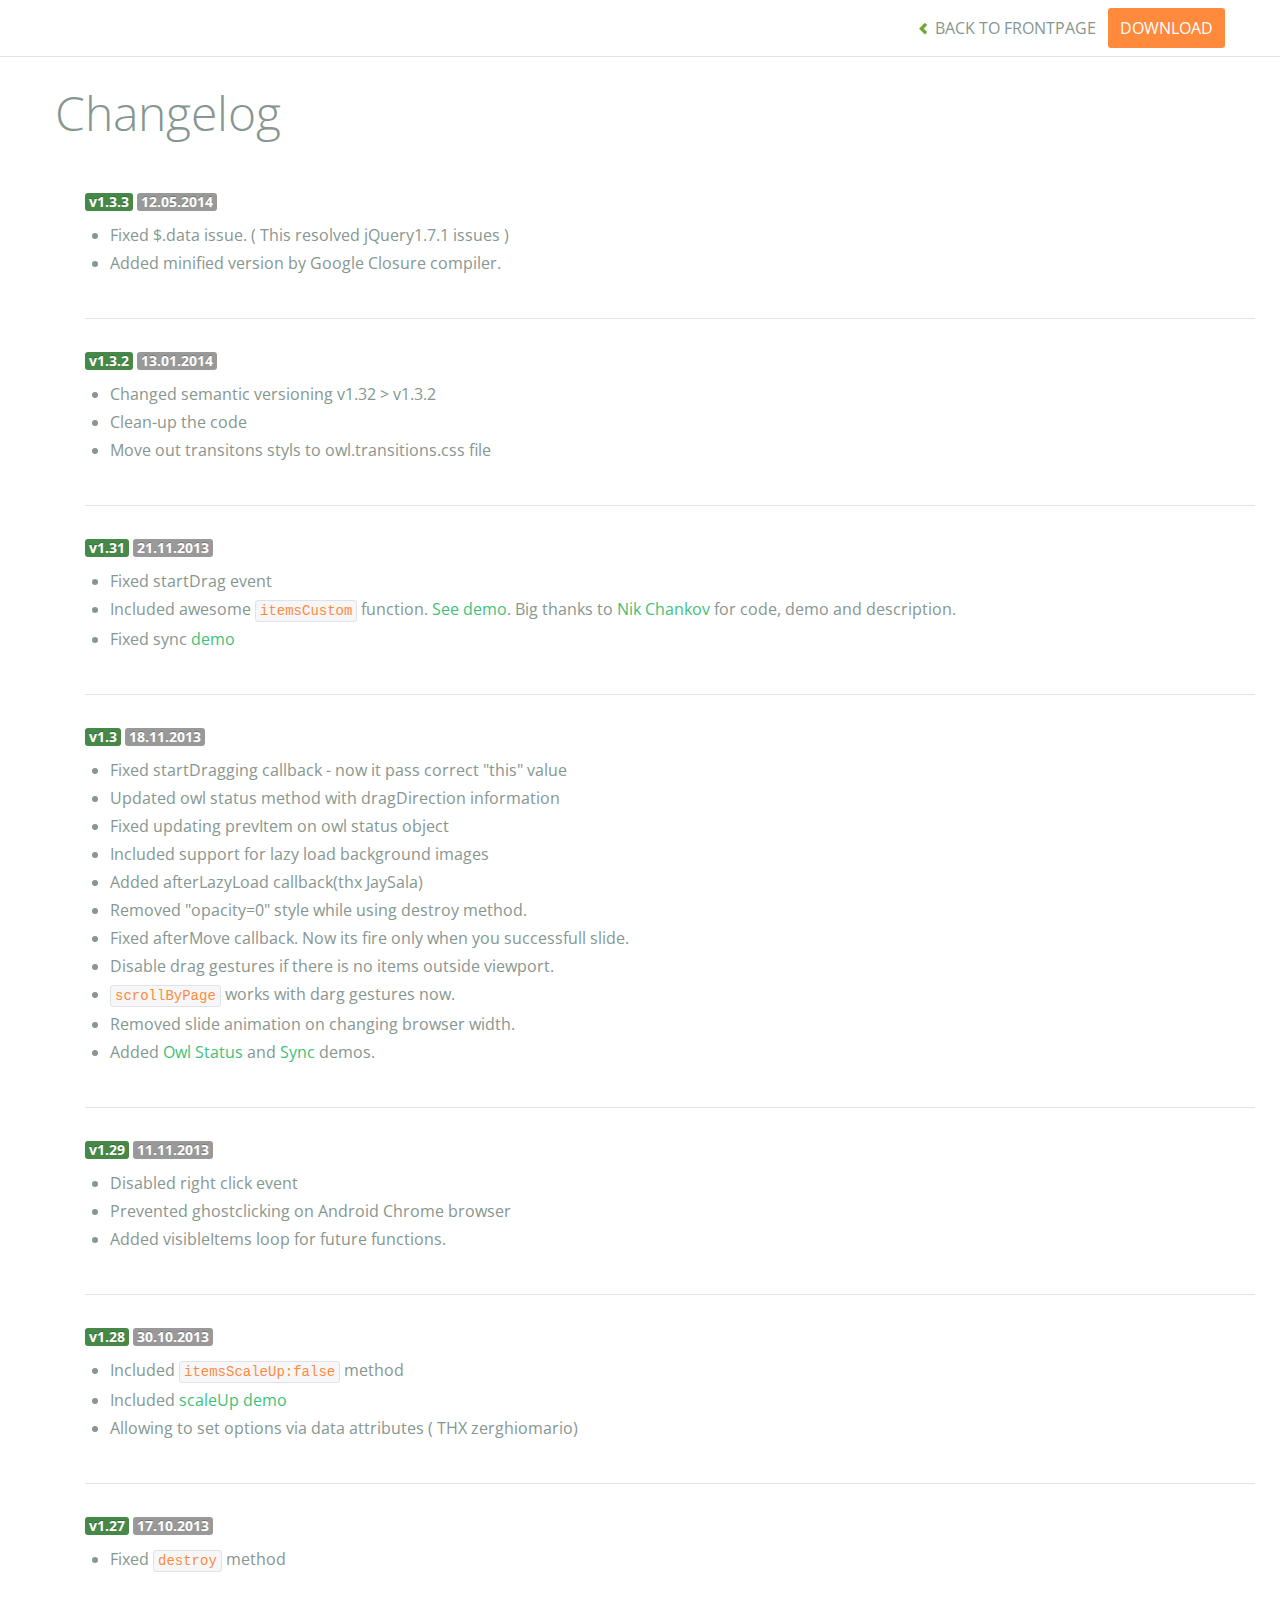
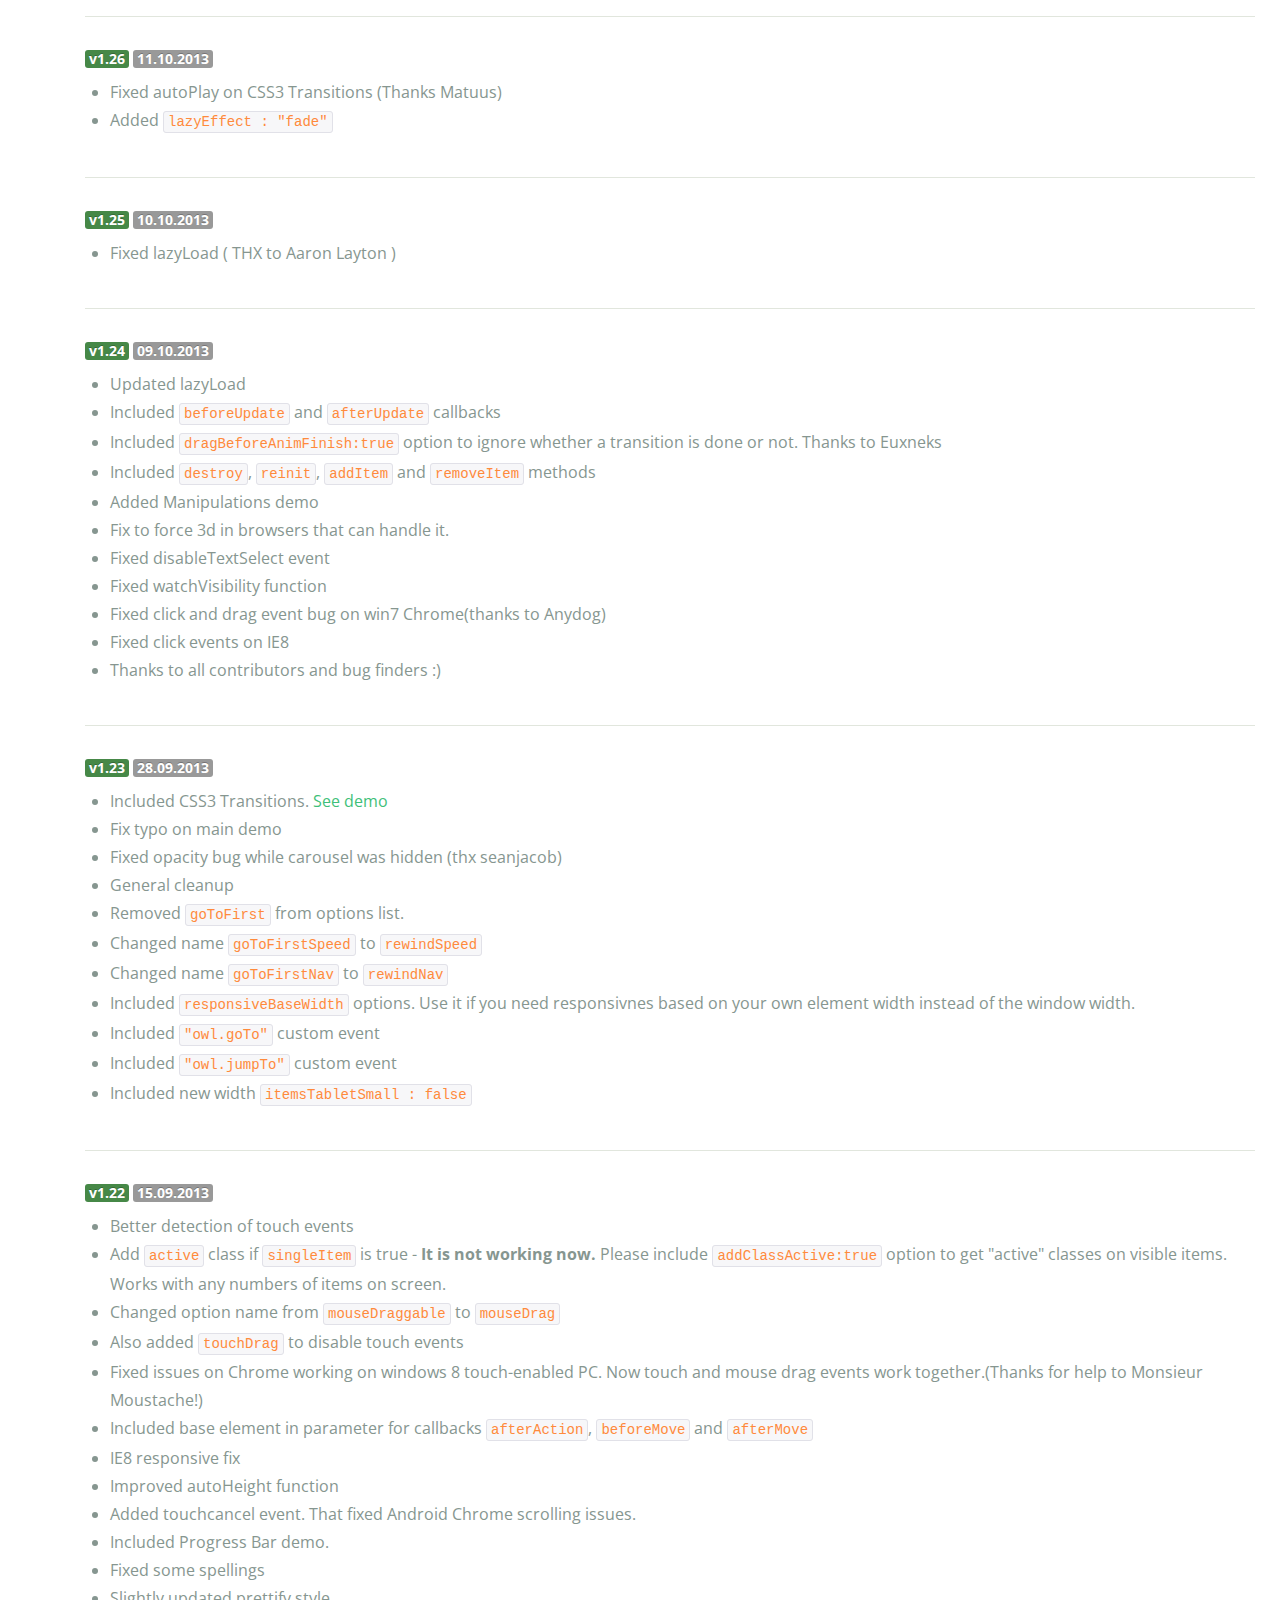
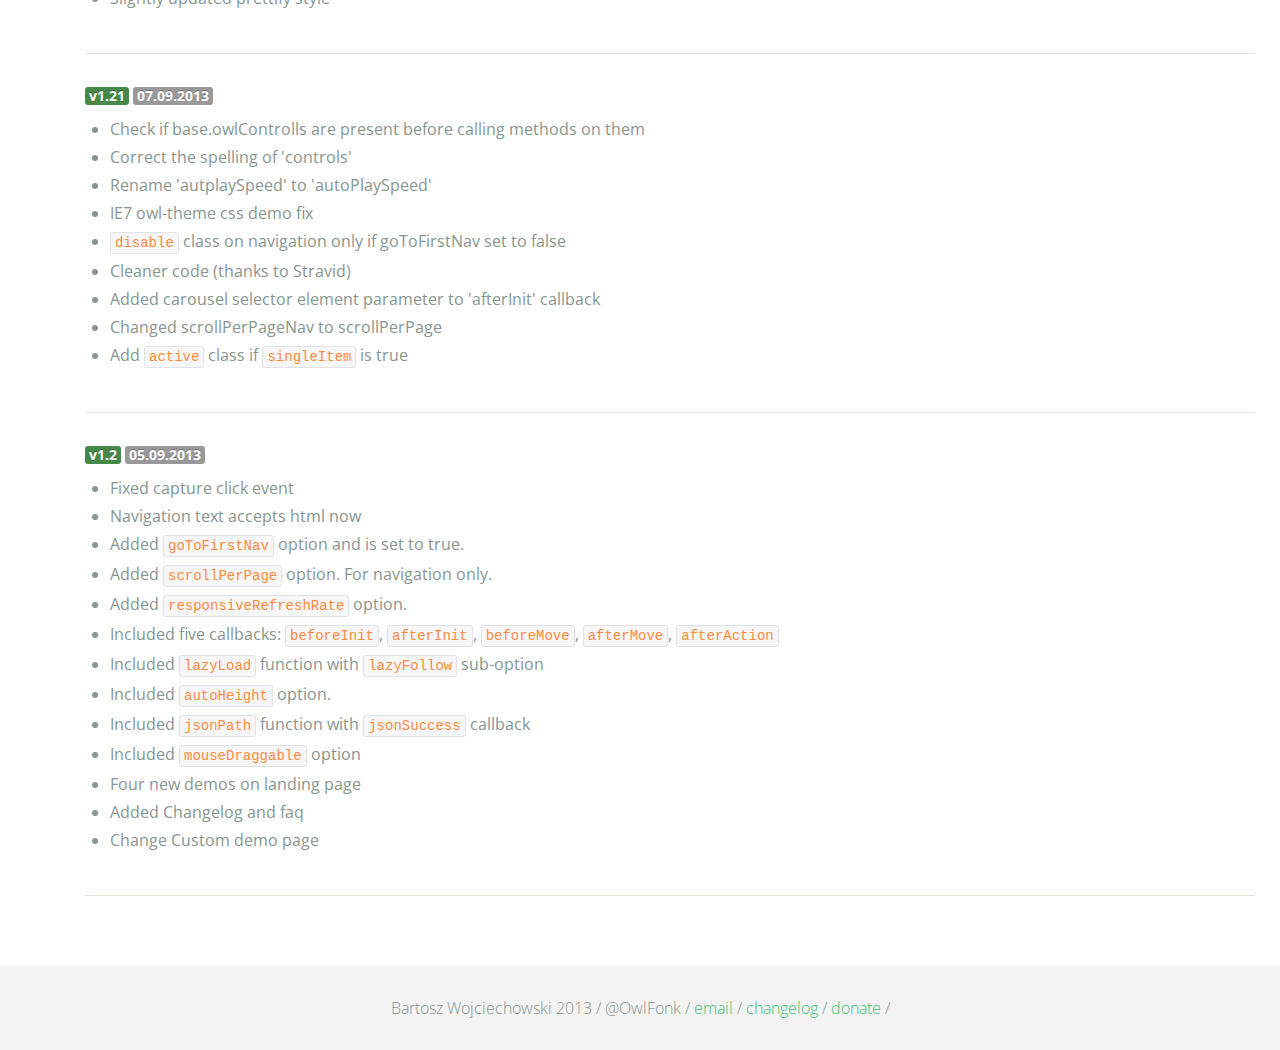
<file: owlcarousel/changelog.html>
<!DOCTYPE html>
<html lang="en">
  <head>
    <meta charset="utf-8">
    <title>Owl Carousel - Changelog</title>
    <meta name="viewport" content="width=device-width, initial-scale=1.0">
    <meta name="description" content="jQuery Responsive Carousel - Owl Carusel">
    <meta name="author" content="Bartosz Wojciechowski">

    <link href='http://fonts.googleapis.com/css?family=Open+Sans:400italic,400,300,600,700' rel='stylesheet' type='text/css'>
    <link href="assets/css/bootstrapTheme.css" rel="stylesheet">
    <link href="assets/css/custom.css" rel="stylesheet">

    <!-- Owl Carousel Assets -->
    <link href="owl-carousel/owl.carousel.css" rel="stylesheet">
    <link href="owl-carousel/owl.theme.css" rel="stylesheet">

    <!-- Prettify -->
    <link href="assets/js/google-code-prettify/prettify.css" rel="stylesheet">
	

    <!-- Le fav and touch icons -->
    <link rel="apple-touch-icon-precomposed" sizes="144x144" href="assets/ico/apple-touch-icon-144-precomposed.png">
    <link rel="apple-touch-icon-precomposed" sizes="114x114" href="assets/ico/apple-touch-icon-114-precomposed.png">
      <link rel="apple-touch-icon-precomposed" sizes="72x72" href="assets/ico/apple-touch-icon-72-precomposed.png">
                    <link rel="apple-touch-icon-precomposed" href="assets/ico/apple-touch-icon-57-precomposed.png">
                                   <link rel="shortcut icon" href="assets/ico/favicon.png">
  </head>
  <body>

      <div id="top-nav" class="navbar navbar-fixed-top">
        <div class="navbar-inner">
          <div class="container">
            <button type="button" class="btn btn-navbar" data-toggle="collapse" data-target=".nav-collapse">
            <span class="icon-bar"></span>
            <span class="icon-bar"></span>
            <span class="icon-bar"></span>
          </button>
            <div class="nav-collapse collapse">
            <ul class="nav pull-right">
              <li><a href="index.html"><i class="icon-chevron-left"></i> Back to Frontpage</a></li>
              <li><a href="owl.carousel.zip" class="download download-on" data-spy="affix" data-offset-top="450">Download</a></li>
            </ul>
            <ul class="nav pull-left">
              
            </ul>
            </div>
          </div>
        </div>
      </div>

    <div id="changelog" class="container">
      <div class="row">
        <div class="span12">
          <h1>Changelog</h1>
          
          <div class="span12 log">
          <span class="label label-success">v1.3.3</span> <span class="label">12.05.2014</span>
            <ul>
              <li>Fixed $.data issue. ( This resolved jQuery1.7.1 issues )</li>
              <li>Added minified version by Google Closure compiler.</li>
            </ul>
          </div>

          <div class="span12 log">
          <span class="label label-success">v1.3.2</span> <span class="label">13.01.2014</span>
            <ul>
              <li>Changed semantic versioning v1.32 > v1.3.2</li>
              <li>Clean-up the code</li>
              <li>Move out transitons styls to owl.transitions.css file</li>             

            </ul>
          </div>

          <div class="span12 log">
          <span class="label label-success">v1.31</span> <span class="label">21.11.2013</span>
            <ul>
              <li>Fixed startDrag event</li>
              <li>Included awesome <code>itemsCustom</code> function. <a href="demos/itemsCustom.html">See demo</a>. Big thanks to <a href="https://github.com/nchankov">Nik Chankov</a> for code, demo and description.</li>
              <li>Fixed sync <a href="demos/sync.html">demo</a></li>
            </ul>
          </div>

          <div class="span12 log">
          <span class="label label-success">v1.3</span> <span class="label">18.11.2013</span>
            <ul>
              <li>Fixed startDragging callback - now it pass correct "this" value</li>
              <li>Updated owl status method with dragDirection information</li>
              <li>Fixed updating prevItem on owl status object</li>
              <li>Included support for lazy load background images</li>
              <li>Added afterLazyLoad callback(thx JaySala)</li>
              <li>Removed "opacity=0" style while using destroy method.</li>
              <li>Fixed afterMove callback. Now its fire only when you successfull slide.</li>
              <li>Disable drag gestures if there is no items outside viewport.</li>
              <li><code>scrollByPage</code> works with darg gestures now. </li>
              <li>Removed slide animation on changing browser width.</li>
              <li>Added <a href="demos/owlStatus.html">Owl Status</a> and <a href="demos/sync.html">Sync</a> demos.</li>
            </ul>
          </div>

          <div class="span12 log">
          <span class="label label-success">v1.29</span> <span class="label">11.11.2013</span>
            <ul>
              <li>Disabled right click event</li>
              <li>Prevented ghostclicking on Android Chrome browser</li>
              <li>Added visibleItems loop for future functions.</li>
            </ul>
          </div>

          <div class="span12 log">
          <span class="label label-success">v1.28</span> <span class="label">30.10.2013</span>
            <ul>
              <li>Included <code>itemsScaleUp:false</code> method</li>
              <li>Included <a href="demos/scaleup.html">scaleUp demo</a></li>
              <li>Allowing to set options via data attributes ( THX zerghiomario)</li>
            </ul>
          </div>

          <div class="span12 log">
          <span class="label label-success">v1.27</span> <span class="label">17.10.2013</span>
            <ul>
              <li>Fixed <code>destroy</code> method</li>
            </ul>
          </div>

          <div class="span12 log">
          <span class="label label-success">v1.26</span> <span class="label">11.10.2013</span>
            <ul>
              <li>Fixed autoPlay on CSS3 Transitions (Thanks Matuus)</li>
              <li>Added <code>lazyEffect : "fade"</code></li>
            </ul>
          </div>

          <div class="span12 log">
          <span class="label label-success">v1.25</span> <span class="label">10.10.2013</span>
            <ul>
              <li>Fixed lazyLoad ( THX to Aaron Layton )</li>
            </ul>
          </div>


          <div class="span12 log">
          <span class="label label-success">v1.24</span> <span class="label">09.10.2013</span>
            <ul>
              <li>Updated lazyLoad</li>
              <li>Included <code>beforeUpdate</code> and <code>afterUpdate</code> callbacks</li>
              <li>Included <code>dragBeforeAnimFinish:true</code> option to ignore whether a transition is done or not. Thanks to Euxneks</li>
              <li>Included <code>destroy</code>, <code>reinit</code>, <code>addItem</code> and <code>removeItem</code> methods</li>
              <li>Added Manipulations demo</li>
              <li>Fix to force 3d in browsers that can handle it.</li>
              <li>Fixed disableTextSelect event</li>
              <li>Fixed watchVisibility function</li>
              <li>Fixed click and drag event bug on win7 Chrome(thanks to Anydog)</li>
              <li>Fixed click events on IE8</li>
              <li>Thanks to all contributors and bug finders :)</li>
            </ul>
          </div>

          <div class="span12 log">
          <span class="label label-success">v1.23</span> <span class="label">28.09.2013</span>
            <ul>
              <li>Included CSS3 Transitions. <a href="demos/transitions.html">See demo</a></li>
              <li>Fix typo on main demo</li>
              <li>Fixed opacity bug while carousel was hidden (thx seanjacob)</li>
              <li>General cleanup</li>
              <li>Removed <code>goToFirst</code> from options list.</li>
              <li>Changed name <code>goToFirstSpeed</code> to <code>rewindSpeed</code></li>
              <li>Changed name <code>goToFirstNav</code> to <code>rewindNav</code></li>
              <li>Included <code>responsiveBaseWidth</code> options. Use it if you need responsivnes based on your own element width instead of the window width.</li>
              <li>Included <code>"owl.goTo"</code> custom event</li>
              <li>Included <code>"owl.jumpTo"</code> custom event</li>
              <li>Included new width <code>itemsTabletSmall : false</code></li>
            </ul>
          </div>

          <div class="span12 log">
          <span class="label label-success">v1.22</span> <span class="label">15.09.2013</span>
            <ul>
              <li>Better detection of touch events</li>
              <li>Add <code>active</code> class if <code>singleItem</code> is true - <b>It is not working now.</b> Please include <code>addClassActive:true</code> option to get "active" classes on visible items. Works with any numbers of items on screen.</li>
              <li>Changed option name from <code>mouseDraggable</code> to <code>mouseDrag</code></li>
              <li>Also added <code>touchDrag</code> to disable touch events</li>
              <li>Fixed issues on Chrome working on windows 8 touch-enabled PC. Now touch and mouse drag events work together.(Thanks for help to Monsieur Moustache!)</li>
              <li>Included base element in parameter for callbacks <code>afterAction</code>, <code>beforeMove</code> and <code>afterMove</code></li>
              <li>IE8 responsive fix</li>
              <li>Improved autoHeight function</li>
              <li>Added touchcancel event. That fixed Android Chrome scrolling issues.</li>
              <li>Included Progress Bar demo.</li>
              <li>Fixed some spellings</li>
              <li>Slightly updated prettify style</li>
            </ul>
          </div>

          <div class="span12 log">
          <span class="label label-success">v1.21</span> <span class="label">07.09.2013</span>
            <ul>
              <li>Check if base.owlControlls are present before calling methods on them</li>
              <li>Correct the spelling of 'controls'</li>
              <li>Rename 'autplaySpeed' to 'autoPlaySpeed'</li>
              <li>IE7 owl-theme css demo fix</li>
              <li><code>disable</code> class on navigation only if goToFirstNav set to false</li>
              <li>Cleaner code (thanks to Stravid)</li>
              <li>Added carousel selector element parameter to 'afterInit' callback</li>
              <li>Changed scrollPerPageNav to scrollPerPage</li>
              <li>Add <code>active</code> class if <code>singleItem</code> is true</li>
            </ul>
          </div>
          <div class="span12 log">
          <span class="label label-success">v1.2</span> <span class="label">05.09.2013</span>
            <ul>
              <li>Fixed capture click event</li>
              <li>Navigation text accepts html now</li>
              <li>Added <code>goToFirstNav</code> option and is set to true.</li>
              <li>Added <code>scrollPerPage</code> option. For navigation only.</li>
              <li>Added <code>responsiveRefreshRate</code> option.</li>
              <li>Included five callbacks: <code>beforeInit</code>, <code>afterInit</code>, <code>beforeMove</code>, <code>afterMove</code>, <code>afterAction</code></li>
              <li>Included <code>lazyLoad</code> function with <code>lazyFollow</code> sub-option</li>
              <li>Included <code>autoHeight</code> option.</li>
              <li>Included <code>jsonPath</code> function with <code>jsonSuccess</code> callback</li>
              <li>Included <code>mouseDraggable</code> option</li>
              <li>Four new demos on landing page</li>
              <li>Added Changelog and faq</li>
              <li>Change Custom demo page</li>
            </ul>
          </div>
        </div>
      </div>
    </div>

    <div id="footer">
      <div class="container">
        <div class="row">
          <div class="span12">
            <h5>Bartosz Wojciechowski 2013 / @OwlFonk / 
            <a href="mailto:owl@owlgraphic.com?subject=Hey Owl!">email</a> / 
            <a href="changelog.html">changelog</a> /
            <a href="https://www.paypal.com/cgi-bin/webscr?cmd=_s-xclick&hosted_button_id=EFSGXZS7V2U9N">donate</a> / 
            </h5>
          </div>
        </div>
      </div>
    </div>


    <script src="assets/js/jquery-1.9.1.min.js"></script> 
    <script src="owl-carousel/owl.carousel.js"></script>

    <!-- Frontpage Demo -->
    <script>
    jQuery(document).ready(function($) {
      $("#owl-example").owlCarousel();
    });

    $("body").data("page", "frontpage");

    </script>
    <script src="assets/js/bootstrap-collapse.js"></script>
    <script src="assets/js/bootstrap-transition.js"></script>

    <script src="assets/js/google-code-prettify/prettify.js"></script>
	  <script src="assets/js/application.js"></script>

    <script>
    var owldomain = window.location.hostname.indexOf("owlgraphic");
    if(owldomain !== -1){
      (function(i,s,o,g,r,a,m){i['GoogleAnalyticsObject']=r;i[r]=i[r]||function(){
      (i[r].q=i[r].q||[]).push(arguments)},i[r].l=1*new Date();a=s.createElement(o),
      m=s.getElementsByTagName(o)[0];a.async=1;a.src=g;m.parentNode.insertBefore(a,m)
      })(window,document,'script','//www.google-analytics.com/analytics.js','ga');

      ga('create', 'UA-41541058-1', 'owlgraphic.com');
      ga('send', 'pageview');
    }

    </script>

  </body>
</html>
</file>
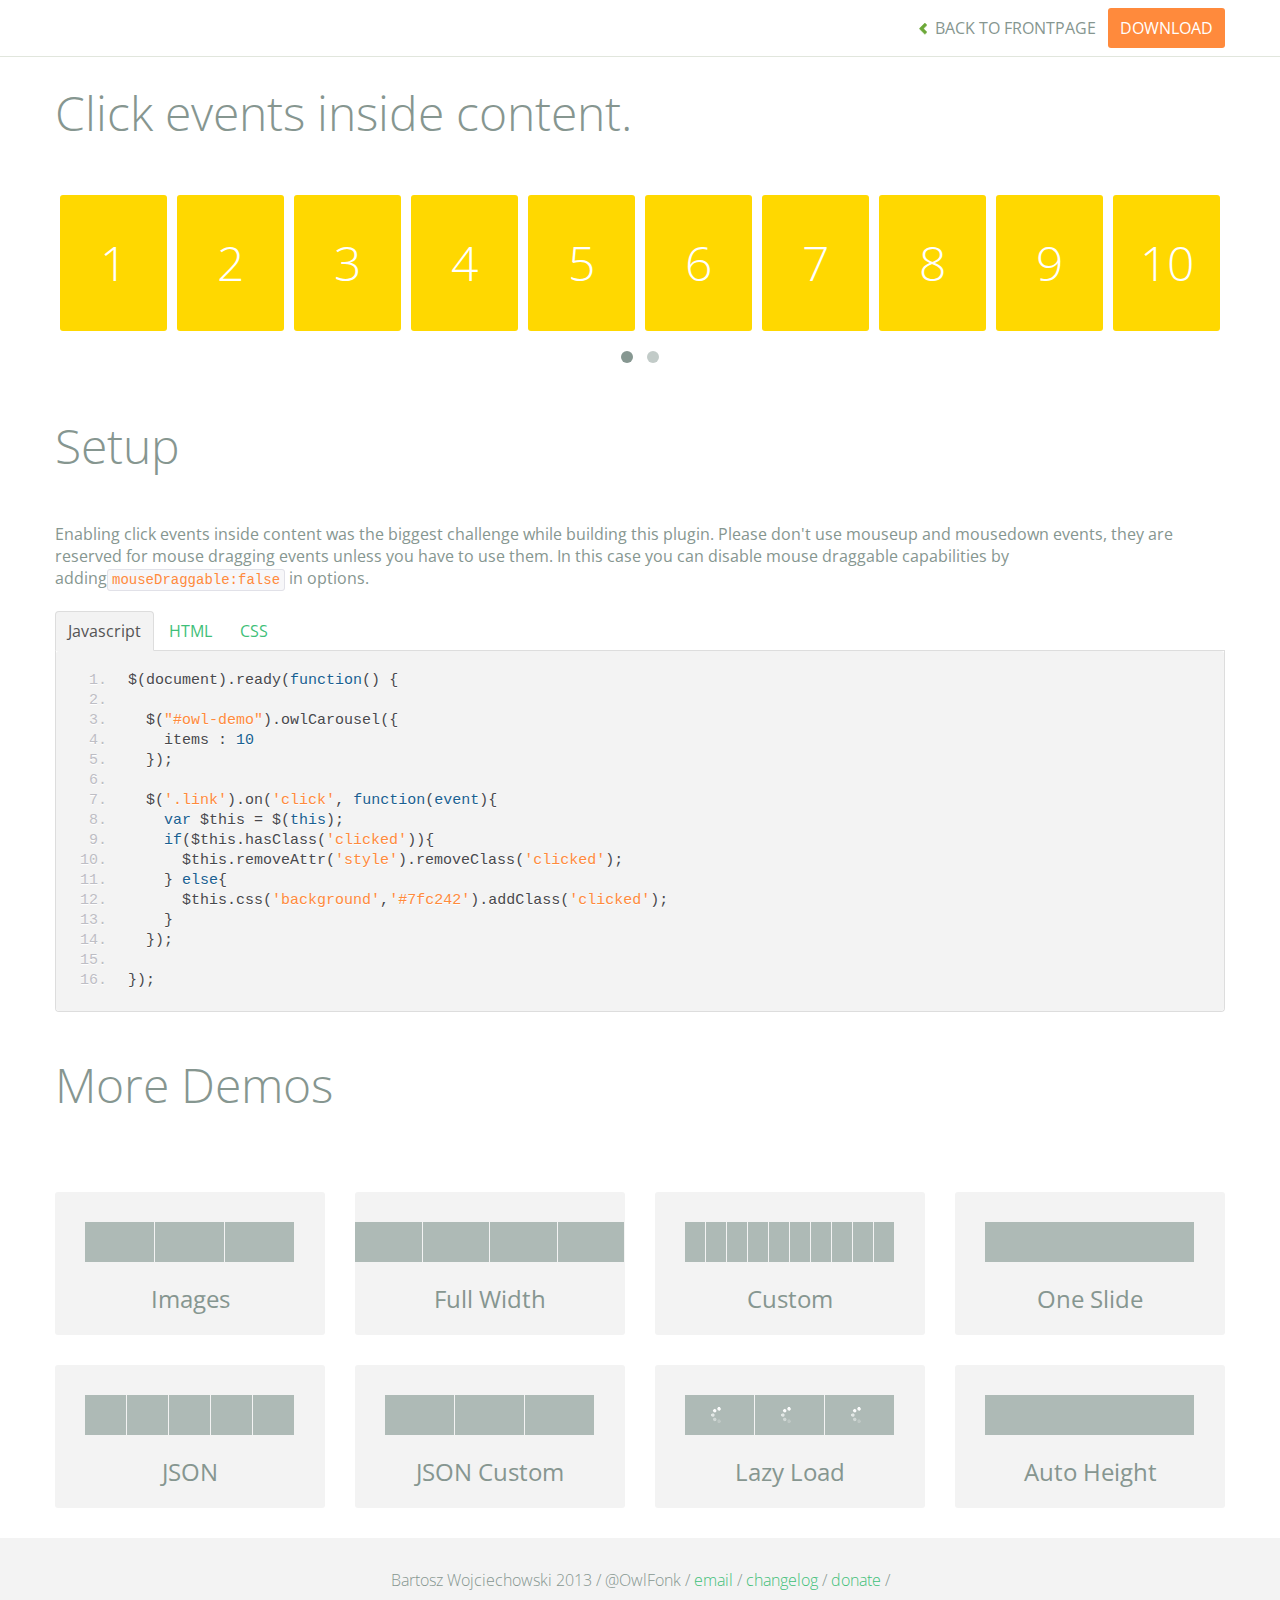
<file: owlcarousel/demos/click.html>
<!DOCTYPE html>
<html lang="en">
  <head>
    <meta charset="utf-8">
    <title>Owl Carousel - Click Event</title>
    <meta name="viewport" content="width=device-width, initial-scale=1.0">
    <meta name="description" content="jQuery Responsive Carousel - Owl Carusel">
    <meta name="author" content="Bartosz Wojciechowski">

    <link href='http://fonts.googleapis.com/css?family=Open+Sans:400italic,400,300,600,700' rel='stylesheet' type='text/css'>
    <link href="../assets/css/bootstrapTheme.css" rel="stylesheet">
    <link href="../assets/css/custom.css" rel="stylesheet">

    <!-- Owl Carousel Assets -->
    <link href="../owl-carousel/owl.carousel.css" rel="stylesheet">
    <link href="../owl-carousel/owl.theme.css" rel="stylesheet">

    <link href="../assets/js/google-code-prettify/prettify.css" rel="stylesheet">

    <!-- Le fav and touch icons -->
    <link rel="apple-touch-icon-precomposed" sizes="144x144" href="../assets/ico/apple-touch-icon-144-precomposed.png">
    <link rel="apple-touch-icon-precomposed" sizes="114x114" href="../assets/ico/apple-touch-icon-114-precomposed.png">
      <link rel="apple-touch-icon-precomposed" sizes="72x72" href="../assets/ico/apple-touch-icon-72-precomposed.png">
                    <link rel="apple-touch-icon-precomposed" href="../assets/ico/apple-touch-icon-57-precomposed.png">
                                   <link rel="shortcut icon" href="../assets/ico/favicon.png">
  </head>
  <body>

      <div id="top-nav" class="navbar navbar-fixed-top">
        <div class="navbar-inner">
          <div class="container">
            <button type="button" class="btn btn-navbar" data-toggle="collapse" data-target=".nav-collapse">
            <span class="icon-bar"></span>
            <span class="icon-bar"></span>
            <span class="icon-bar"></span>
          </button>
            <div class="nav-collapse collapse">
            <ul class="nav pull-right">
              <li><a href="../index.html"><i class="icon-chevron-left"></i> Back to Frontpage</a></li>
              <li><a href="../owl.carousel.zip" class="download download-on" data-spy="affix" data-offset-top="450">Download</a></li>
            </ul>
            <ul class="nav pull-left">
              
            </ul>
            </div>
          </div>
        </div>
      </div>
   
    <div id="title">
      <div class="container">
        <div class="row">
          <div class="span12">
            <h1>Click events inside content.</h1>
          </div>
        </div>
      </div>
    </div>

      <div id="demo">
        <div class="container">
          <div class="row">
            <div class="span12">

              <div id="owl-demo" class="owl-carousel">
                
                <a class="item link"><h1>1</h1></a>
                <a class="item link"><h1>2</h1></a>
                <a class="item link"><h1>3</h1></a>
                <a class="item link"><h1>4</h1></a>
                <a class="item link"><h1>5</h1></a>
                <a class="item link"><h1>6</h1></a>
                <a class="item link"><h1>7</h1></a>
                <a class="item link"><h1>8</h1></a>
                <a class="item link"><h1>9</h1></a>
                <a class="item link"><h1>10</h1></a>
                <a class="item link"><h1>11</h1></a>
                <a class="item link"><h1>12</h1></a>
                <a class="item link"><h1>13</h1></a>
                <a class="item link"><h1>14</h1></a>
                <a class="item link"><h1>15</h1></a>
                <a class="item link"><h1>16</h1></a>

              </div>
            </div>
          </div>
        </div>

    </div>

    <div id="example-info">
      <div class="container">
        <div class="row">
          <div class="span12">
            <h1>Setup</h1>
            <p>Enabling click events inside content was the biggest challenge while building this plugin. Please don't use mouseup and mousedown events, they are reserved for mouse dragging events unless you have to use them. In this case you can disable mouse draggable capabilities by adding<code>mouseDraggable:false</code> in options.
            </p>
            <ul class="nav nav-tabs" id="myTab">
              <li class="active"><a href="#javascript">Javascript</a></li>
              <li><a href="#HTML">HTML</a></li>
              <li><a href="#CSS">CSS</a></li>
            </ul>
             
            <div class="tab-content">

              <div class="tab-pane active" id="javascript">
<pre class="pre-show prettyprint linenums">
$(document).ready(function() {

  $("#owl-demo").owlCarousel({
    items : 10
  });

  $('.link').on('click', function(event){
    var $this = $(this);
    if($this.hasClass('clicked')){
      $this.removeAttr('style').removeClass('clicked');
    } else{
      $this.css('background','#7fc242').addClass('clicked');
    }
  });

})&#59;
</pre>

              </div>

              <div class="tab-pane" id="HTML">
<pre class="pre-show prettyprint linenums">
&lt;div id="owl-demo" class="owl-carousel"&gt;
  &lt;a class="item link"&gt;&lt;h1&gt;1&lt;/h1&gt;&lt;/a&gt;
  &lt;a class="item link"&gt;&lt;h1&gt;2&lt;/h1&gt;&lt;/a&gt;
  &lt;a class="item link"&gt;&lt;h1&gt;3&lt;/h1&gt;&lt;/a&gt;
  &lt;a class="item link"&gt;&lt;h1&gt;4&lt;/h1&gt;&lt;/a&gt;
  &lt;a class="item link"&gt;&lt;h1&gt;5&lt;/h1&gt;&lt;/a&gt;
  &lt;a class="item link"&gt;&lt;h1&gt;6&lt;/h1&gt;&lt;/a&gt;
  &lt;a class="item link"&gt;&lt;h1&gt;7&lt;/h1&gt;&lt;/a&gt;
  &lt;a class="item link"&gt;&lt;h1&gt;8&lt;/h1&gt;&lt;/a&gt;
  &lt;a class="item link"&gt;&lt;h1&gt;9&lt;/h1&gt;&lt;/a&gt;
  &lt;a class="item link"&gt;&lt;h1&gt;10&lt;/h1&gt;&lt;/a&gt;
  &lt;a class="item link"&gt;&lt;h1&gt;11&lt;/h1&gt;&lt;/a&gt;
  &lt;a class="item link"&gt;&lt;h1&gt;12&lt;/h1&gt;&lt;/a&gt;
  &lt;a class="item link"&gt;&lt;h1&gt;13&lt;/h1&gt;&lt;/a&gt;
  &lt;a class="item link"&gt;&lt;h1&gt;14&lt;/h1&gt;&lt;/a&gt;
  &lt;a class="item link"&gt;&lt;h1&gt;15&lt;/h1&gt;&lt;/a&gt;
  &lt;a class="item link"&gt;&lt;h1&gt;16&lt;/h1&gt;&lt;/a&gt;
&lt;/div&gt;
</pre>
              </div>

              <div class="tab-pane" id="CSS">
<pre class="pre-show prettyprint linenums">
#owl-demo .item{
  display: block;
  cursor: pointer;
  background: #ffd800;
  padding: 30px 0px;
  margin: 5px;
  color: #FFF;
  -webkit-border-radius: 3px;
  -moz-border-radius: 3px;
  border-radius: 3px;
  text-align: center;
  -webkit-tap-highlight-color: rgba(255, 255, 255, 0); 
}
#owl-demo .item:hover{
  background: #F2CD00;
}
</pre>
              </div>
            </div><!--End Tab Content-->

          </div>
        </div>
      </div>
    </div>

    <div id="more">
      <div class="container">

        <div class="row">
          <div class="span12">
            <h1>More Demos</h1>
          </div>
        </div>

        <div class="row demos-row">
          <div class="span3">
            <a href="images.html" class="demo-box">
              <div class="demo-wrapper demo-images clearfix">
                <div class="demo-slide"><div class="bg"></div></div>
                <div class="demo-slide"><div class="bg"></div></div>
                <div class="demo-slide"><div class="bg"></div></div>
              </div>
              <h3>Images</h3>
            </a>
          </div>

          <div class="span3">
            <a href="full.html" class="demo-box">
              <div class="demo-wrapper demo-full clearfix">
                <div class="demo-slide"><div class="bg"></div></div>
                <div class="demo-slide"><div class="bg"></div></div>
                <div class="demo-slide"><div class="bg"></div></div>
                <div class="demo-slide"><div class="bg"></div></div>
              </div>
              <h3>Full Width</h3>
            </a>
          </div>

          <div class="span3">
            <a href="custom.html" class="demo-box">
              <div class="demo-wrapper demo-custom clearfix">
                <div class="demo-slide"><div class="bg"></div></div>
                <div class="demo-slide"><div class="bg"></div></div>
                <div class="demo-slide"><div class="bg"></div></div>
                <div class="demo-slide"><div class="bg"></div></div>
                <div class="demo-slide"><div class="bg"></div></div>
                <div class="demo-slide"><div class="bg"></div></div>
                <div class="demo-slide"><div class="bg"></div></div>
                <div class="demo-slide"><div class="bg"></div></div>
                <div class="demo-slide"><div class="bg"></div></div>
                <div class="demo-slide"><div class="bg"></div></div>
              </div>
              <h3>Custom</h3>
            </a>
          </div>

          <div class="span3">
            <a href="one.html" class="demo-box">
              <div class="demo-wrapper demo-one clearfix">
                <div class="demo-slide"><div class="bg"></div></div>
              </div>
              <h3>One Slide</h3>
            </a>
          </div>

        </div>
        <div class="row demos-row">
          <div class="span3">
            <a href="json.html" class="demo-box">
              <div class="demo-wrapper demo-Json clearfix">
                <div class="demo-slide"><div class="bg"></div></div>
                <div class="demo-slide"><div class="bg"></div></div>
                <div class="demo-slide"><div class="bg"></div></div>
                <div class="demo-slide"><div class="bg"></div></div>
                <div class="demo-slide"><div class="bg"></div></div>
              </div>
              <h3>JSON</h3>
            </a>
          </div>

          <div class="span3">
            <a href="customJson.html" class="demo-box">
              <div class="demo-wrapper demo-Json-custom clearfix">
                <div class="demo-slide"><div class="bg"></div></div>
                <div class="demo-slide"><div class="bg"></div></div>
                <div class="demo-slide"><div class="bg"></div></div>
              </div>
              <h3>JSON Custom</h3>
            </a>
          </div>

          <div class="span3">
            <a href="lazyLoad.html" class="demo-box">
              <div class="demo-wrapper demo-lazy clearfix">
                <div class="demo-slide"><div class="bg"></div></div>
                <div class="demo-slide"><div class="bg"></div></div>
                <div class="demo-slide"><div class="bg"></div></div>
              </div>
              <h3>Lazy Load</h3>
            </a>
          </div>

          <div class="span3">
            <a href="autoHeight.html" class="demo-box">
              <div class="demo-wrapper demo-height clearfix">
                <div class="demo-slide"><div class="bg"></div></div>
              </div>
              <h3>Auto Height</h3>
            </a>
          </div>

        </div>
      </div>
    </div>
 
    <div id="footer">
      <div class="container">
        <div class="row">
          <div class="span12">
            <h5>Bartosz Wojciechowski 2013 / @OwlFonk / 
            <a href="mailto:owl@owlgraphic.com?subject=Hey Owl!">email</a> / 
            <a href="../changelog.html">changelog</a> /
            <a href="https://www.paypal.com/cgi-bin/webscr?cmd=_s-xclick&hosted_button_id=EFSGXZS7V2U9N">donate</a> / 
            <a href="https://twitter.com/share" class="twitter-share-button" data-url="http://owlgraphic.com/owlcarousel/" data-text="Awesome jQuery Owl Carousel Responsive Plugin" data-via="OwlFonk" data-count="none" data-hashtags="owlcarousel"></a>
            <script>
            var owldomain = window.location.hostname.indexOf("owlgraphic");
            if(owldomain !== -1){
              !function(d,s,id){var js,fjs=d.getElementsByTagName(s)[0],p=/^http:/.test(d.location)?'http':'https';if(!d.getElementById(id)){js=d.createElement(s);js.id=id;js.src=p+'://platform.twitter.com/widgets.js';fjs.parentNode.insertBefore(js,fjs);}}(document, 'script', 'twitter-wjs');
            }
            </script>
            </h5>
          </div>
        </div>
      </div>
    </div>


    <script src="../assets/js/jquery-1.9.1.min.js"></script> 
    <script src="../owl-carousel/owl.carousel.js"></script>


    <!-- Demo -->

    <style>
    #owl-demo .item{
        display: block;
        cursor: pointer;
        background: #ffd800;
        padding: 30px 0px;
        margin: 5px;
        color: #FFF;
        -webkit-border-radius: 3px;
        -moz-border-radius: 3px;
        border-radius: 3px;
        text-align: center;
        -webkit-tap-highlight-color: rgba(255, 255, 255, 0); 
    }
    #owl-demo .item:hover{
      background: #F2CD00;
    }
    </style>


    <script>
    $(document).ready(function() {

      $("#owl-demo").owlCarousel({
        items : 10
      });

      $('.link').on('click', function(event){
        var $this = $(this);
        if($this.hasClass('clicked')){
          $this.removeAttr('style').removeClass('clicked');
        } else{
          $this.css('background','#7fc242').addClass('clicked');
        }
      });


    });
    </script>


    <script src="../assets/js/bootstrap-collapse.js"></script>
    <script src="../assets/js/bootstrap-transition.js"></script>
    <script src="../assets/js/bootstrap-tab.js"></script>

    <script src="../assets/js/google-code-prettify/prettify.js"></script>
	  <script src="../assets/js/application.js"></script>

  </body>
</html>
</file>
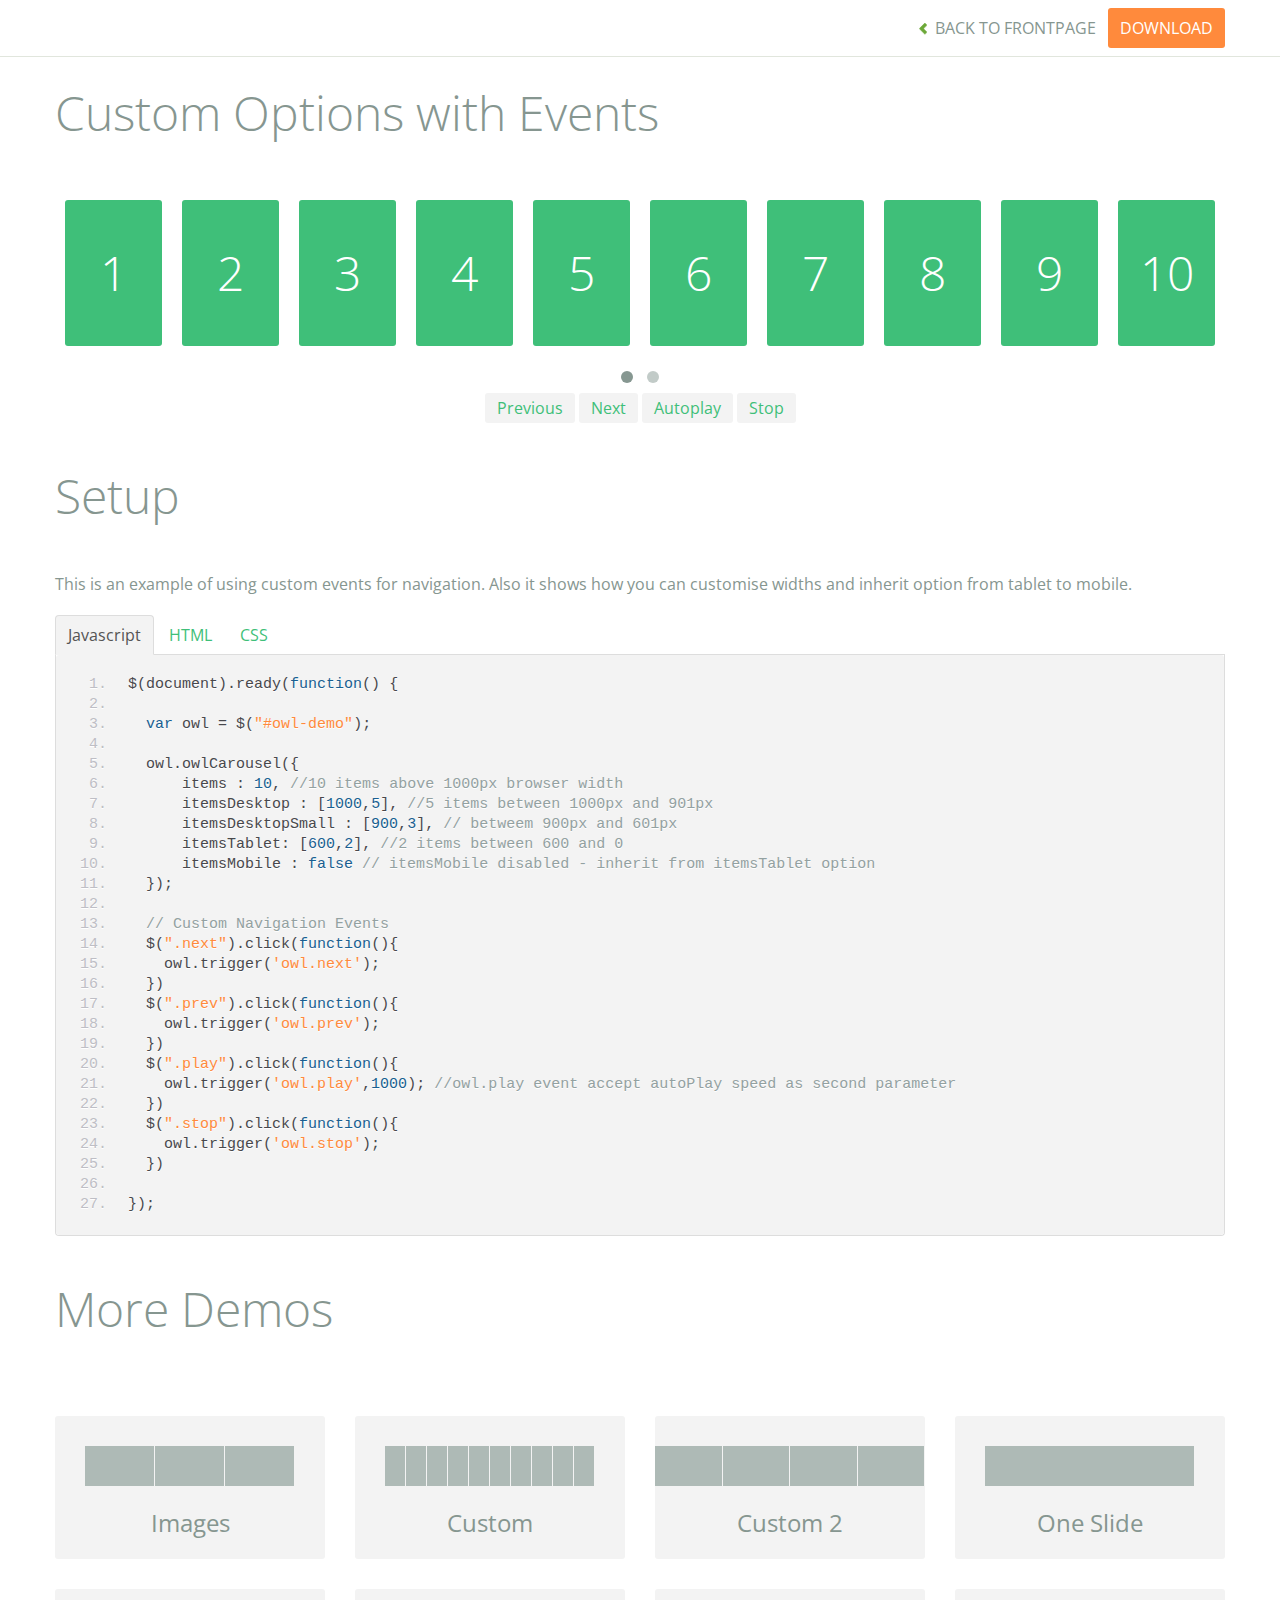
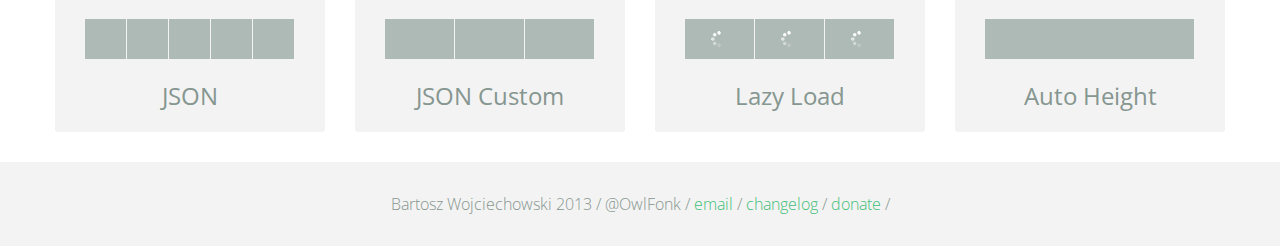
<file: owlcarousel/demos/custom.html>
<!DOCTYPE html>
<html lang="en">
  <head>
    <meta charset="utf-8">
    <title>Owl Carousel - Custom</title>
    <meta name="viewport" content="width=device-width, initial-scale=1.0">
    <meta name="description" content="jQuery Responsive Carousel - Owl Carusel">
    <meta name="author" content="Bartosz Wojciechowski">

    <link href='http://fonts.googleapis.com/css?family=Open+Sans:400italic,400,300,600,700' rel='stylesheet' type='text/css'>
    <link href="../assets/css/bootstrapTheme.css" rel="stylesheet">
    <link href="../assets/css/custom.css" rel="stylesheet">

    <!-- Owl Carousel Assets -->
    <link href="../owl-carousel/owl.carousel.css" rel="stylesheet">
    <link href="../owl-carousel/owl.theme.css" rel="stylesheet">

    <link href="../assets/js/google-code-prettify/prettify.css" rel="stylesheet">

    <!-- Le fav and touch icons -->
    <link rel="apple-touch-icon-precomposed" sizes="144x144" href="../assets/ico/apple-touch-icon-144-precomposed.png">
    <link rel="apple-touch-icon-precomposed" sizes="114x114" href="../assets/ico/apple-touch-icon-114-precomposed.png">
      <link rel="apple-touch-icon-precomposed" sizes="72x72" href="../assets/ico/apple-touch-icon-72-precomposed.png">
                    <link rel="apple-touch-icon-precomposed" href="../assets/ico/apple-touch-icon-57-precomposed.png">
                                   <link rel="shortcut icon" href="../assets/ico/favicon.png">
  </head>
  <body>

      <div id="top-nav" class="navbar navbar-fixed-top">
        <div class="navbar-inner">
          <div class="container">
            <button type="button" class="btn btn-navbar" data-toggle="collapse" data-target=".nav-collapse">
            <span class="icon-bar"></span>
            <span class="icon-bar"></span>
            <span class="icon-bar"></span>
          </button>
            <div class="nav-collapse collapse">
            <ul class="nav pull-right">
              <li><a href="../index.html"><i class="icon-chevron-left"></i> Back to Frontpage</a></li>
              <li><a href="../owl.carousel.zip" class="download download-on" data-spy="affix" data-offset-top="450">Download</a></li>
            </ul>
            <ul class="nav pull-left">
              
            </ul>
            </div>
          </div>
        </div>
      </div>
   
    <div id="title">
      <div class="container">
        <div class="row">
          <div class="span12">
            <h1>Custom Options with Events</h1>
          </div>
        </div>
      </div>
    </div>

      <div id="demo">
        <div class="container">
          <div class="row">
            <div class="span12">

              <div id="owl-demo" class="owl-carousel">
                
                <div class="item"><h1>1</h1></div>
                <div class="item"><h1>2</h1></div>
                <div class="item"><h1>3</h1></div>
                <div class="item"><h1>4</h1></div>
                <div class="item"><h1>5</h1></div>
                <div class="item"><h1>6</h1></div>
                <div class="item"><h1>7</h1></div>
                <div class="item"><h1>8</h1></div>
                <div class="item"><h1>9</h1></div>
                <div class="item"><h1>10</h1></div>
                <div class="item"><h1>11</h1></div>
                <div class="item"><h1>12</h1></div>
                <div class="item"><h1>13</h1></div>
                <div class="item"><h1>14</h1></div>
                <div class="item"><h1>15</h1></div>
                <div class="item"><h1>16</h1></div>

              </div>
              <div class="customNavigation">
                <a class="btn prev">Previous</a>
                <a class="btn next">Next</a>
                <a class="btn play">Autoplay</a>
                <a class="btn stop">Stop</a>
              </div>

            </div>
          </div>
        </div>

    </div>

    <div id="example-info">
      <div class="container">
        <div class="row">
          <div class="span12">
            <h1>Setup</h1>
            <p>This is an example of using custom events for navigation. Also it shows how you can customise widths and inherit option from tablet to mobile.
            </p>
            <ul class="nav nav-tabs" id="myTab">
              <li class="active"><a href="#javascript">Javascript</a></li>
              <li><a href="#HTML">HTML</a></li>
              <li><a href="#CSS">CSS</a></li>
            </ul>
             
            <div class="tab-content">

              <div class="tab-pane active" id="javascript">
<pre class="pre-show prettyprint linenums">
$(document).ready(function() {

  var owl = &#36;("#owl-demo")&#59;

  owl.owlCarousel({
      items : 10, //10 items above 1000px browser width
      itemsDesktop : [1000,5], //5 items between 1000px and 901px
      itemsDesktopSmall : [900,3], // betweem 900px and 601px
      itemsTablet: [600,2], //2 items between 600 and 0
      itemsMobile : false // itemsMobile disabled - inherit from itemsTablet option
  })&#59;

  // Custom Navigation Events
  $(".next").click(function(){
    owl.trigger('owl.next')&#59;
  })
  $(".prev").click(function(){
    owl.trigger('owl.prev')&#59;
  })
  $(".play").click(function(){
    owl.trigger('owl.play',1000)&#59; //owl.play event accept autoPlay speed as second parameter
  })
  $(".stop").click(function(){
    owl.trigger('owl.stop')&#59;
  })

})&#59;
</pre>

              </div>

              <div class="tab-pane" id="HTML">
<pre class="pre-show prettyprint linenums">
&lt;div id="owl-demo" class="owl-carousel owl-theme"&gt;
  &lt;div class="item"&gt;&lt;h1&gt;1&lt;/h1&gt;&lt;/div&gt;
  &lt;div class="item"&gt;&lt;h1&gt;2&lt;/h1&gt;&lt;/div&gt;
  &lt;div class="item"&gt;&lt;h1&gt;3&lt;/h1&gt;&lt;/div&gt;
  &lt;div class="item"&gt;&lt;h1&gt;4&lt;/h1&gt;&lt;/div&gt;
  &lt;div class="item"&gt;&lt;h1&gt;5&lt;/h1&gt;&lt;/div&gt;
  &lt;div class="item"&gt;&lt;h1&gt;6&lt;/h1&gt;&lt;/div&gt;
  &lt;div class="item"&gt;&lt;h1&gt;7&lt;/h1&gt;&lt;/div&gt;
  &lt;div class="item"&gt;&lt;h1&gt;8&lt;/h1&gt;&lt;/div&gt;
  &lt;div class="item"&gt;&lt;h1&gt;9&lt;/h1&gt;&lt;/div&gt;
  &lt;div class="item"&gt;&lt;h1&gt;10&lt;/h1&gt;&lt;/div&gt;
  &lt;div class="item"&gt;&lt;h1&gt;11&lt;/h1&gt;&lt;/div&gt;
  &lt;div class="item"&gt;&lt;h1&gt;12&lt;/h1&gt;&lt;/div&gt;
  &lt;div class="item"&gt;&lt;h1&gt;13&lt;/h1&gt;&lt;/div&gt;
  &lt;div class="item"&gt;&lt;h1&gt;14&lt;/h1&gt;&lt;/div&gt;
  &lt;div class="item"&gt;&lt;h1&gt;15&lt;/h1&gt;&lt;/div&gt;
  &lt;div class="item"&gt;&lt;h1&gt;16&lt;/h1&gt;&lt;/div&gt;
&lt;/div&gt;

&lt;div class="customNavigation"&gt;
  &lt;a class="btn prev"&gt;Previous&lt;/a&gt;
  &lt;a class="btn next"&gt;Next&lt;/a&gt;
  &lt;a class="btn play"&gt;Autoplay&lt;/a&gt;
  &lt;a class="btn stop"&gt;Stop&lt;/a&gt;
&lt;/div&gt;
</pre>
              </div>

              <div class="tab-pane" id="CSS">
<pre class="pre-show prettyprint linenums">
#owl-demo .item{
  background: #3fbf79;
  padding: 30px 0px;
  margin: 10px;
  color: #FFF;
  -webkit-border-radius: 3px;
  -moz-border-radius: 3px;
  border-radius: 3px;
  text-align: center;
}
.customNavigation{
  text-align: center;
}
//use styles below to disable ugly selection
.customNavigation a{
  -webkit-user-select: none;
  -khtml-user-select: none;
  -moz-user-select: none;
  -ms-user-select: none;
  user-select: none;
  -webkit-tap-highlight-color: rgba(0, 0, 0, 0);
}

</pre>
              </div>
            </div><!--End Tab Content-->

          </div>
        </div>
      </div>
    </div>

    <div id="more">
      <div class="container">

        <div class="row">
          <div class="span12">
            <h1>More Demos</h1>
          </div>
        </div>

        <div class="row demos-row">
          <div class="span3">
            <a href="images.html" class="demo-box">
              <div class="demo-wrapper demo-images clearfix">
                <div class="demo-slide"><div class="bg"></div></div>
                <div class="demo-slide"><div class="bg"></div></div>
                <div class="demo-slide"><div class="bg"></div></div>
              </div>
              <h3>Images</h3>
            </a>
          </div>

          <div class="span3">
            <a href="custom.html" class="demo-box">
              <div class="demo-wrapper demo-custom clearfix">
                <div class="demo-slide"><div class="bg"></div></div>
                <div class="demo-slide"><div class="bg"></div></div>
                <div class="demo-slide"><div class="bg"></div></div>
                <div class="demo-slide"><div class="bg"></div></div>
                <div class="demo-slide"><div class="bg"></div></div>
                <div class="demo-slide"><div class="bg"></div></div>
                <div class="demo-slide"><div class="bg"></div></div>
                <div class="demo-slide"><div class="bg"></div></div>
                <div class="demo-slide"><div class="bg"></div></div>
                <div class="demo-slide"><div class="bg"></div></div>
              </div>
              <h3>Custom</h3>
            </a>
          </div>

          <div class="span3">
            <a href="itemsCustom.html" class="demo-box">
              <div class="demo-wrapper demo-full clearfix">
                <div class="demo-slide"><div class="bg"></div></div>
                <div class="demo-slide"><div class="bg"></div></div>
                <div class="demo-slide"><div class="bg"></div></div>
                <div class="demo-slide"><div class="bg"></div></div>
              </div>
              <h3>Custom 2</h3>
            </a>
          </div>

          <div class="span3">
            <a href="one.html" class="demo-box">
              <div class="demo-wrapper demo-one clearfix">
                <div class="demo-slide"><div class="bg"></div></div>
              </div>
              <h3>One Slide</h3>
            </a>
          </div>

        </div>
        <div class="row demos-row">
          <div class="span3">
            <a href="json.html" class="demo-box">
              <div class="demo-wrapper demo-Json clearfix">
                <div class="demo-slide"><div class="bg"></div></div>
                <div class="demo-slide"><div class="bg"></div></div>
                <div class="demo-slide"><div class="bg"></div></div>
                <div class="demo-slide"><div class="bg"></div></div>
                <div class="demo-slide"><div class="bg"></div></div>
              </div>
              <h3>JSON</h3>
            </a>
          </div>

          <div class="span3">
            <a href="customJson.html" class="demo-box">
              <div class="demo-wrapper demo-Json-custom clearfix">
                <div class="demo-slide"><div class="bg"></div></div>
                <div class="demo-slide"><div class="bg"></div></div>
                <div class="demo-slide"><div class="bg"></div></div>
              </div>
              <h3>JSON Custom</h3>
            </a>
          </div>

          <div class="span3">
            <a href="lazyLoad.html" class="demo-box">
              <div class="demo-wrapper demo-lazy clearfix">
                <div class="demo-slide"><div class="bg"></div></div>
                <div class="demo-slide"><div class="bg"></div></div>
                <div class="demo-slide"><div class="bg"></div></div>
              </div>
              <h3>Lazy Load</h3>
            </a>
          </div>

          <div class="span3">
            <a href="autoHeight.html" class="demo-box">
              <div class="demo-wrapper demo-height clearfix">
                <div class="demo-slide"><div class="bg"></div></div>
              </div>
              <h3>Auto Height</h3>
            </a>
          </div>

        </div>
      </div>
    </div>


 
    <div id="footer">
      <div class="container">
        <div class="row">
          <div class="span12">
            <h5>Bartosz Wojciechowski 2013 / @OwlFonk / 
            <a href="mailto:owl@owlgraphic.com?subject=Hey Owl!">email</a> / 
            <a href="../changelog.html">changelog</a> /
            <a href="https://www.paypal.com/cgi-bin/webscr?cmd=_s-xclick&hosted_button_id=EFSGXZS7V2U9N">donate</a> / 
            <a href="https://twitter.com/share" class="twitter-share-button" data-url="http://owlgraphic.com/owlcarousel/" data-text="Awesome jQuery Owl Carousel Responsive Plugin" data-via="OwlFonk" data-count="none" data-hashtags="owlcarousel"></a>
            <script>
            var owldomain = window.location.hostname.indexOf("owlgraphic");
            if(owldomain !== -1){
              !function(d,s,id){var js,fjs=d.getElementsByTagName(s)[0],p=/^http:/.test(d.location)?'http':'https';if(!d.getElementById(id)){js=d.createElement(s);js.id=id;js.src=p+'://platform.twitter.com/widgets.js';fjs.parentNode.insertBefore(js,fjs);}}(document, 'script', 'twitter-wjs');
            }
            </script>
            </h5>
          </div>
        </div>
      </div>
    </div>


    <script src="../assets/js/jquery-1.9.1.min.js"></script> 
    <script src="../owl-carousel/owl.carousel.js"></script>


    <!-- Demo -->

    <style>
    #owl-demo .item{
        background: #3fbf79;
        padding: 30px 0px;
        margin: 10px;
        color: #FFF;
        -webkit-border-radius: 3px;
        -moz-border-radius: 3px;
        border-radius: 3px;
        text-align: center;
    }
    .customNavigation{
      text-align: center;
    }
    .customNavigation a{
      -webkit-user-select: none;
      -khtml-user-select: none;
      -moz-user-select: none;
      -ms-user-select: none;
      user-select: none;
      -webkit-tap-highlight-color: rgba(0, 0, 0, 0);
    }
    </style>


    <script>
    $(document).ready(function() {

      var owl = $("#owl-demo");

      owl.owlCarousel({

      items : 10, //10 items above 1000px browser width
      itemsDesktop : [1000,5], //5 items between 1000px and 901px
      itemsDesktopSmall : [900,3], // 3 items betweem 900px and 601px
      itemsTablet: [600,2], //2 items between 600 and 0;
      itemsMobile : false // itemsMobile disabled - inherit from itemsTablet option
      
      });

      // Custom Navigation Events
      $(".next").click(function(){
        owl.trigger('owl.next');
      })
      $(".prev").click(function(){
        owl.trigger('owl.prev');
      })
      $(".play").click(function(){
        owl.trigger('owl.play',1000);
      })
      $(".stop").click(function(){
        owl.trigger('owl.stop');
      })


    });
    </script>


    <script src="../assets/js/bootstrap-collapse.js"></script>
    <script src="../assets/js/bootstrap-transition.js"></script>
    <script src="../assets/js/bootstrap-tab.js"></script>

    <script src="../assets/js/google-code-prettify/prettify.js"></script>
    <script src="../assets/js/application.js"></script>

  </body>
</html>
</file>
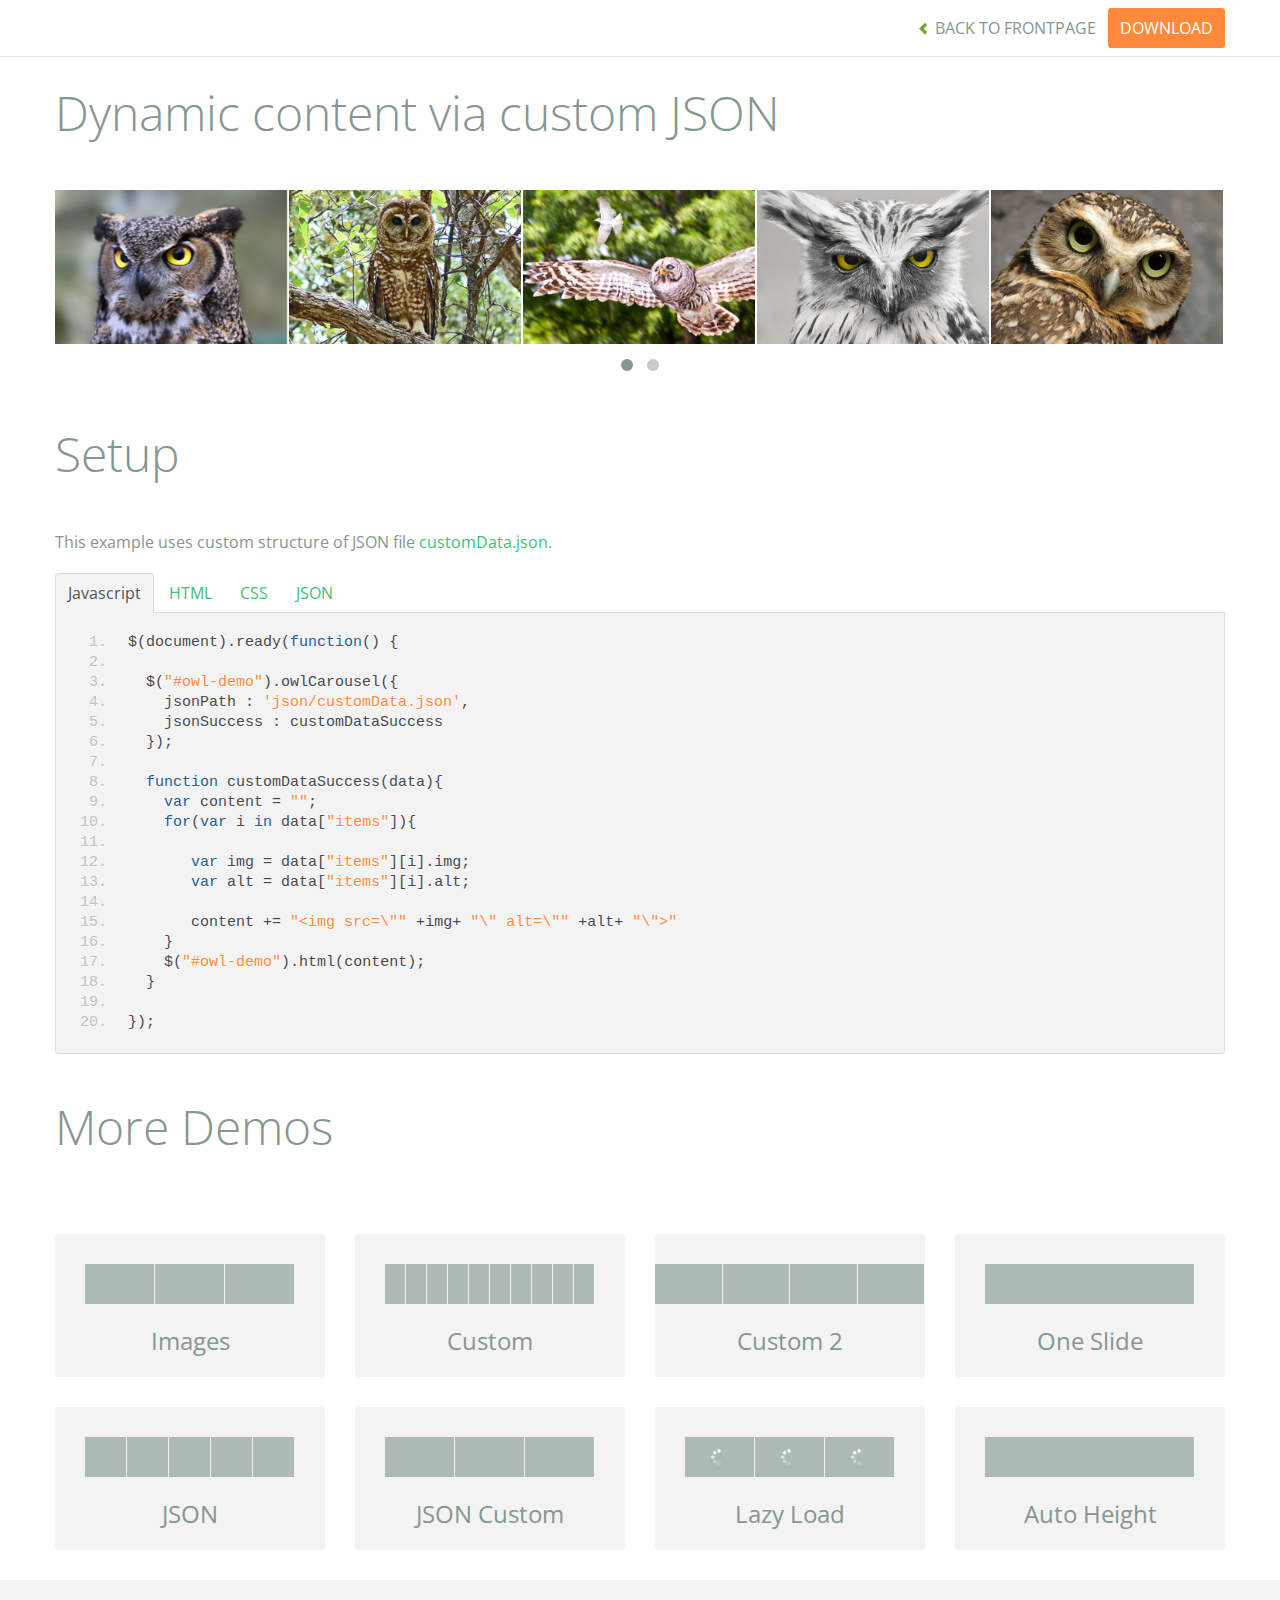
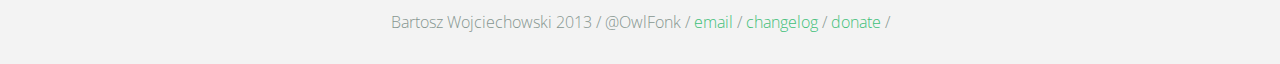
<file: owlcarousel/demos/customJson.html>
<!DOCTYPE html>
<html lang="en">
  <head>
    <meta charset="utf-8">
    <title>Owl Carousel - Dynamic content via custom JSON</title>
    <meta name="viewport" content="width=device-width, initial-scale=1.0">
    <meta name="description" content="jQuery Responsive Carousel - Owl Carusel">
    <meta name="author" content="Bartosz Wojciechowski">

    <link href='http://fonts.googleapis.com/css?family=Open+Sans:400italic,400,300,600,700' rel='stylesheet' type='text/css'>
    <link href="../assets/css/bootstrapTheme.css" rel="stylesheet">
    <link href="../assets/css/custom.css" rel="stylesheet">

    <!-- Owl Carousel Assets -->
    <link href="../owl-carousel/owl.carousel.css" rel="stylesheet">
    <link href="../owl-carousel/owl.theme.css" rel="stylesheet">

    <link href="../assets/js/google-code-prettify/prettify.css" rel="stylesheet">

    <!-- Le fav and touch icons -->
    <link rel="apple-touch-icon-precomposed" sizes="144x144" href="../assets/ico/apple-touch-icon-144-precomposed.png">
    <link rel="apple-touch-icon-precomposed" sizes="114x114" href="../assets/ico/apple-touch-icon-114-precomposed.png">
      <link rel="apple-touch-icon-precomposed" sizes="72x72" href="../assets/ico/apple-touch-icon-72-precomposed.png">
                    <link rel="apple-touch-icon-precomposed" href="../assets/ico/apple-touch-icon-57-precomposed.png">
                                   <link rel="shortcut icon" href="../assets/ico/favicon.png">
  </head>
  <body>

      <div id="top-nav" class="navbar navbar-fixed-top">
        <div class="navbar-inner">
          <div class="container">
            <button type="button" class="btn btn-navbar" data-toggle="collapse" data-target=".nav-collapse">
            <span class="icon-bar"></span>
            <span class="icon-bar"></span>
            <span class="icon-bar"></span>
          </button>
            <div class="nav-collapse collapse">
            <ul class="nav pull-right">
              <li><a href="../index.html"><i class="icon-chevron-left"></i> Back to Frontpage</a></li>
              <li><a href="../owl.carousel.zip" class="download download-on" data-spy="affix" data-offset-top="450">Download</a></li>
            </ul>
            <ul class="nav pull-left">
              
            </ul>
            </div>
          </div>
        </div>
      </div>
   
    <div id="title">
      <div class="container">
        <div class="row">
          <div class="span12">
            <h1>Dynamic content via custom JSON</h1>
          </div>
        </div>
      </div>
    </div>

      <div id="demo">
        <div class="container">
          <div class="row">
            <div class="span12">

              <div id="owl-demo" class="owl-carousel">
              </div>
            </div>
          </div>
        </div>

    </div>

    <div id="example-info">
      <div class="container">
        <div class="row">
          <div class="span12">
            <h1>Setup</h1>
            <p>This example uses custom structure of JSON file <a href="json/customData.json">customData.json</a>.
            </p>
            <ul class="nav nav-tabs" id="myTab">
              <li class="active"><a href="#javascript">Javascript</a></li>
              <li><a href="#HTML">HTML</a></li>
              <li><a href="#CSS">CSS</a></li>
              <li><a href="#JSON">JSON</a></li>
            </ul>
             
            <div class="tab-content">

              <div class="tab-pane active" id="javascript">
<pre class="pre-show prettyprint linenums">
$(document).ready(function() {

  $("#owl-demo").owlCarousel({
    jsonPath : 'json/customData.json',
    jsonSuccess : customDataSuccess
  });

  function customDataSuccess(data){
    var content = "";
    for(var i in data["items"]){
       
       var img = data["items"][i].img;
       var alt = data["items"][i].alt;

       content += "&lt;img src=\"" +img+ "\" alt=\"" +alt+ "\"&gt"
    }
    $("#owl-demo").html(content);
  }

});
</pre>  

              </div>

              <div class="tab-pane" id="HTML">
<pre class="pre-show prettyprint linenums">
&lt;div id="owl-demo" class="owl-carousel"&gt;
&lt;/div&gt;
</pre>
              </div>

              <div class="tab-pane" id="CSS">
<pre class="pre-show prettyprint linenums">
#owl-demo .item{
  background: #a1def8;
  padding: 30px 0px;
  display: block;
  margin: 5px;
  color: #FFF;
  -webkit-border-radius: 3px;
  -moz-border-radius: 3px;
  border-radius: 3px;
  text-align: center;
}

</pre>
              </div>
              <div class="tab-pane" id="JSON">
<pre class="pre-show prettyprint linenums">
{
  "items" : [
    {
      "img": "assets/owl1.jpg",
      "alt" : "Owl Image 1"
    },
    {
      "img": "assets/owl2.jpg",
      "alt" : "Owl Image 2"
    },
    {
      "img": "assets/owl3.jpg",
      "alt" : "Owl Image 1"
    },
    {
      "img": "assets/owl4.jpg",
      "alt" : "Owl Image 2"
    },
    {
      "img": "assets/owl5.jpg",
      "alt" : "Owl Image 1"
    },
    {
      "img": "assets/owl6.jpg",
      "alt" : "Owl Image 2"
    }
  ]
}
</pre>
</div>
            </div><!--End Tab Content-->

          </div>
        </div>
      </div>
    </div>

    <div id="more">
      <div class="container">

        <div class="row">
          <div class="span12">
            <h1>More Demos</h1>
          </div>
        </div>

        <div class="row demos-row">
          <div class="span3">
            <a href="images.html" class="demo-box">
              <div class="demo-wrapper demo-images clearfix">
                <div class="demo-slide"><div class="bg"></div></div>
                <div class="demo-slide"><div class="bg"></div></div>
                <div class="demo-slide"><div class="bg"></div></div>
              </div>
              <h3>Images</h3>
            </a>
          </div>

          <div class="span3">
            <a href="custom.html" class="demo-box">
              <div class="demo-wrapper demo-custom clearfix">
                <div class="demo-slide"><div class="bg"></div></div>
                <div class="demo-slide"><div class="bg"></div></div>
                <div class="demo-slide"><div class="bg"></div></div>
                <div class="demo-slide"><div class="bg"></div></div>
                <div class="demo-slide"><div class="bg"></div></div>
                <div class="demo-slide"><div class="bg"></div></div>
                <div class="demo-slide"><div class="bg"></div></div>
                <div class="demo-slide"><div class="bg"></div></div>
                <div class="demo-slide"><div class="bg"></div></div>
                <div class="demo-slide"><div class="bg"></div></div>
              </div>
              <h3>Custom</h3>
            </a>
          </div>

          <div class="span3">
            <a href="itemsCustom.html" class="demo-box">
              <div class="demo-wrapper demo-full clearfix">
                <div class="demo-slide"><div class="bg"></div></div>
                <div class="demo-slide"><div class="bg"></div></div>
                <div class="demo-slide"><div class="bg"></div></div>
                <div class="demo-slide"><div class="bg"></div></div>
              </div>
              <h3>Custom 2</h3>
            </a>
          </div>

          <div class="span3">
            <a href="one.html" class="demo-box">
              <div class="demo-wrapper demo-one clearfix">
                <div class="demo-slide"><div class="bg"></div></div>
              </div>
              <h3>One Slide</h3>
            </a>
          </div>

        </div>
        <div class="row demos-row">
          <div class="span3">
            <a href="json.html" class="demo-box">
              <div class="demo-wrapper demo-Json clearfix">
                <div class="demo-slide"><div class="bg"></div></div>
                <div class="demo-slide"><div class="bg"></div></div>
                <div class="demo-slide"><div class="bg"></div></div>
                <div class="demo-slide"><div class="bg"></div></div>
                <div class="demo-slide"><div class="bg"></div></div>
              </div>
              <h3>JSON</h3>
            </a>
          </div>

          <div class="span3">
            <a href="customJson.html" class="demo-box">
              <div class="demo-wrapper demo-Json-custom clearfix">
                <div class="demo-slide"><div class="bg"></div></div>
                <div class="demo-slide"><div class="bg"></div></div>
                <div class="demo-slide"><div class="bg"></div></div>
              </div>
              <h3>JSON Custom</h3>
            </a>
          </div>

          <div class="span3">
            <a href="lazyLoad.html" class="demo-box">
              <div class="demo-wrapper demo-lazy clearfix">
                <div class="demo-slide"><div class="bg"></div></div>
                <div class="demo-slide"><div class="bg"></div></div>
                <div class="demo-slide"><div class="bg"></div></div>
              </div>
              <h3>Lazy Load</h3>
            </a>
          </div>

          <div class="span3">
            <a href="autoHeight.html" class="demo-box">
              <div class="demo-wrapper demo-height clearfix">
                <div class="demo-slide"><div class="bg"></div></div>
              </div>
              <h3>Auto Height</h3>
            </a>
          </div>

        </div>
      </div>
    </div>


 
    <div id="footer">
      <div class="container">
        <div class="row">
          <div class="span12">
            <h5>Bartosz Wojciechowski 2013 / @OwlFonk / 
            <a href="mailto:owl@owlgraphic.com?subject=Hey Owl!">email</a> / 
            <a href="../changelog.html">changelog</a> /
            <a href="https://www.paypal.com/cgi-bin/webscr?cmd=_s-xclick&hosted_button_id=EFSGXZS7V2U9N">donate</a> / 
            <a href="https://twitter.com/share" class="twitter-share-button" data-url="http://owlgraphic.com/owlcarousel/" data-text="Awesome jQuery Owl Carousel Responsive Plugin" data-via="OwlFonk" data-count="none" data-hashtags="owlcarousel"></a>
            <script>
            var owldomain = window.location.hostname.indexOf("owlgraphic");
            if(owldomain !== -1){
              !function(d,s,id){var js,fjs=d.getElementsByTagName(s)[0],p=/^http:/.test(d.location)?'http':'https';if(!d.getElementById(id)){js=d.createElement(s);js.id=id;js.src=p+'://platform.twitter.com/widgets.js';fjs.parentNode.insertBefore(js,fjs);}}(document, 'script', 'twitter-wjs');
            }
            </script>
            </h5>
          </div>
        </div>
      </div>
    </div>


    <script src="../assets/js/jquery-1.9.1.min.js"></script> 
    <script src="../owl-carousel/owl.carousel.js"></script>


    <!-- Demo -->

    <style>
    #owl-demo img{
        display: block;
        width: 99%;
        height: auto;
    }
    </style>


    <script>
    $(document).ready(function() {

      $("#owl-demo").owlCarousel({
        jsonPath : 'json/customData.json',
        jsonSuccess : customDataSuccess
      });

      function customDataSuccess(data){
        var content = "";
        for(var i in data["items"]){
           
           var img = data["items"][i].img;
           var alt = data["items"][i].alt;

           content += "<img src=\"" +img+ "\" alt=\"" +alt+ "\">"
        }
        $("#owl-demo").html(content);
      }

    });
    </script>


    <script src="../assets/js/bootstrap-collapse.js"></script>
    <script src="../assets/js/bootstrap-transition.js"></script>
    <script src="../assets/js/bootstrap-tab.js"></script>

    <script src="../assets/js/google-code-prettify/prettify.js"></script>
	  <script src="../assets/js/application.js"></script>

  </body>
</html>
</file>
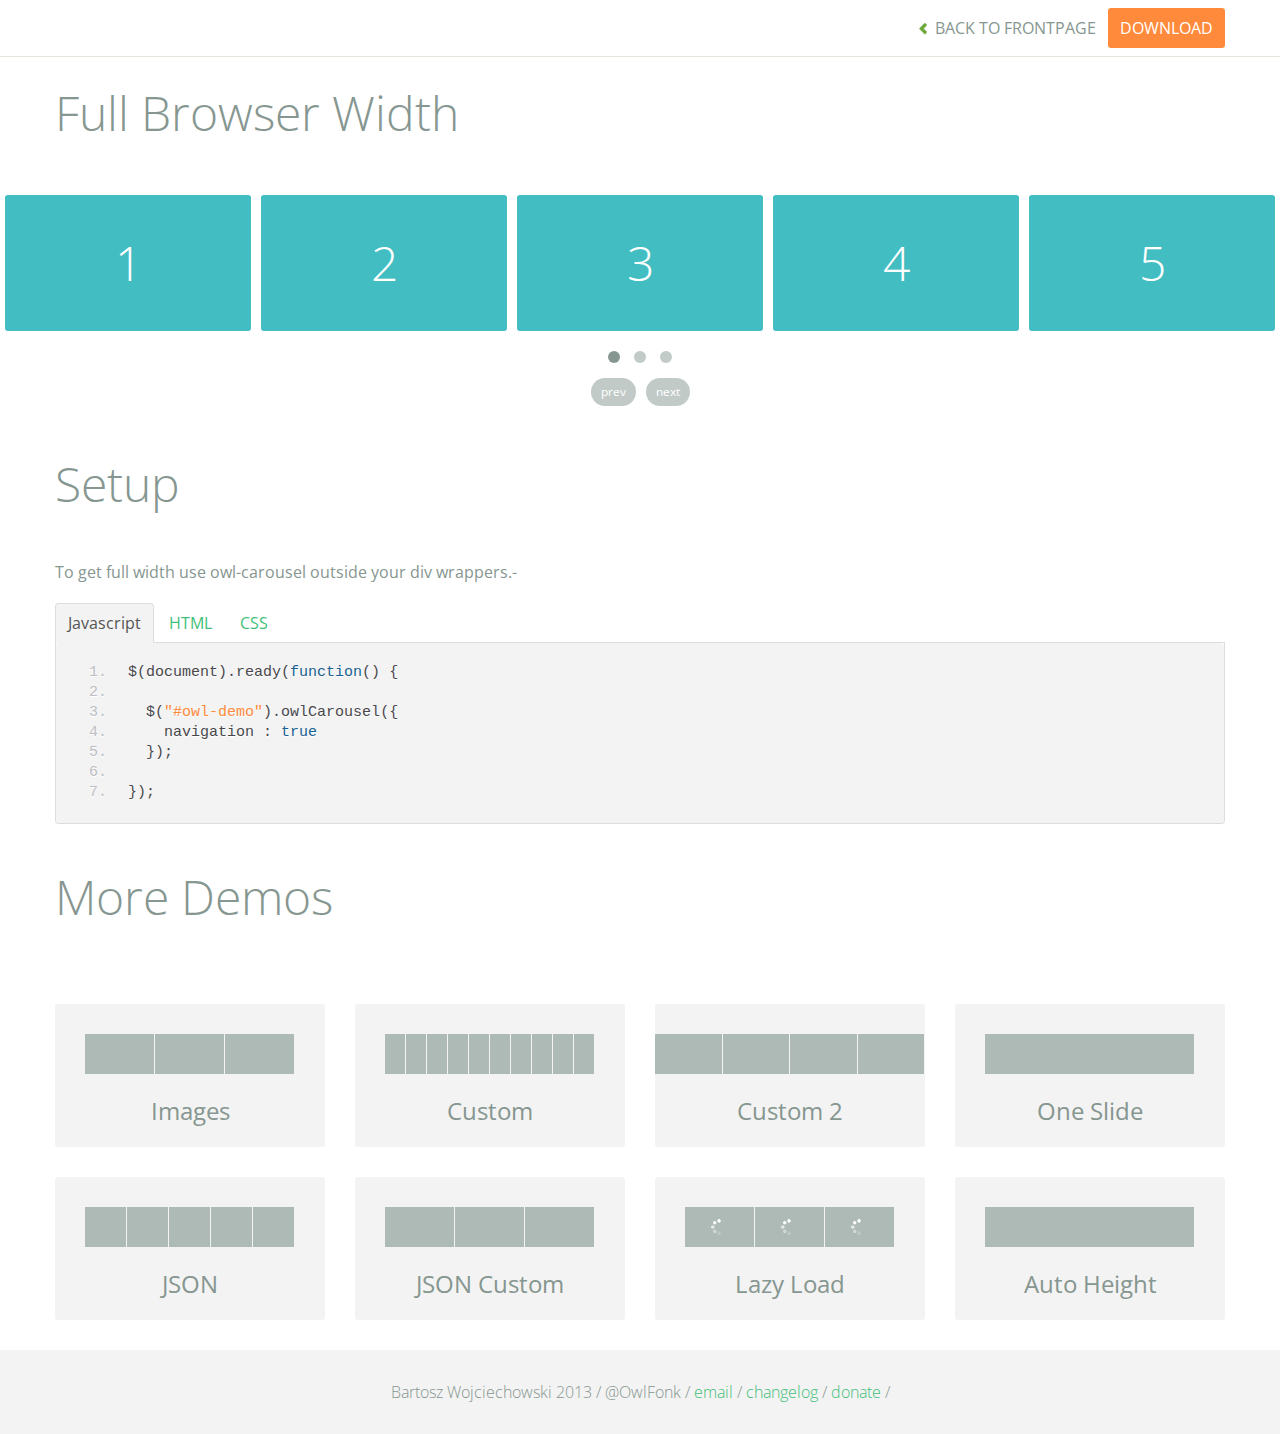
<file: owlcarousel/demos/full.html>
<!DOCTYPE html>
<html lang="en">
  <head>
    <meta charset="utf-8">
    <title>Owl Carousel - Full Width Demo</title>
    <meta name="viewport" content="width=device-width, initial-scale=1.0">
    <meta name="description" content="jQuery Responsive Carousel - Owl Carusel">
    <meta name="author" content="Bartosz Wojciechowski">
    
    <link href='http://fonts.googleapis.com/css?family=Open+Sans:400italic,400,300,600,700' rel='stylesheet' type='text/css'>
    <link href="../assets/css/bootstrapTheme.css" rel="stylesheet">
    <link href="../assets/css/custom.css" rel="stylesheet">

    <!-- Owl Carousel Assets -->
    <link href="../owl-carousel/owl.carousel.css" rel="stylesheet">
    <link href="../owl-carousel/owl.theme.css" rel="stylesheet">

    <link href="../assets/js/google-code-prettify/prettify.css" rel="stylesheet">

	
    <!-- Le fav and touch icons -->
    <link rel="apple-touch-icon-precomposed" sizes="144x144" href="../assets/ico/apple-touch-icon-144-precomposed.png">
    <link rel="apple-touch-icon-precomposed" sizes="114x114" href="../assets/ico/apple-touch-icon-114-precomposed.png">
      <link rel="apple-touch-icon-precomposed" sizes="72x72" href="../assets/ico/apple-touch-icon-72-precomposed.png">
                    <link rel="apple-touch-icon-precomposed" href="../assets/ico/apple-touch-icon-57-precomposed.png">
                                   <link rel="shortcut icon" href="../assets/ico/favicon.png">
  </head>
  <body>

      <div id="top-nav" class="navbar navbar-fixed-top">
        <div class="navbar-inner">
          <div class="container">
            <button type="button" class="btn btn-navbar" data-toggle="collapse" data-target=".nav-collapse">
            <span class="icon-bar"></span>
            <span class="icon-bar"></span>
            <span class="icon-bar"></span>
          </button>
            <div class="nav-collapse collapse">
            <ul class="nav pull-right">
              <li><a href="../index.html"><i class="icon-chevron-left"></i> Back to Frontpage</a></li>
              <li><a href="../owl.carousel.zip" class="download download-on" data-spy="affix" data-offset-top="450">Download</a></li>
            </ul>
            <ul class="nav pull-left">
              
            </ul>
            </div>
          </div>
        </div>
      </div>
   
    <div id="title">
      <div class="container">
        <div class="row">
          <div class="span12">
            <h1>Full Browser Width</h1>
          </div>
        </div>
      </div>
    </div>

      <div id="demo">

        <div id="owl-demo" class="owl-carousel">
          
          <div class="item"><h1>1</h1></div>
          <div class="item"><h1>2</h1></div>
          <div class="item"><h1>3</h1></div>
          <div class="item"><h1>4</h1></div>
          <div class="item"><h1>5</h1></div>
          <div class="item"><h1>6</h1></div>
          <div class="item"><h1>7</h1></div>
          <div class="item"><h1>8</h1></div>
          <div class="item"><h1>9</h1></div>
          <div class="item"><h1>10</h1></div>
          <div class="item"><h1>11</h1></div>
          <div class="item"><h1>12</h1></div>

        </div>

    </div>

    <div id="example-info">
      <div class="container">
        <div class="row">
          <div class="span12">
            <h1>Setup</h1>
            <p>To get full width use owl-carousel outside your div wrappers.-</p>
            <ul class="nav nav-tabs" id="myTab">
              <li class="active"><a href="#javascript">Javascript</a></li>
              <li><a href="#HTML">HTML</a></li>
              <li><a href="#CSS">CSS</a></li>
            </ul>
             
            <div class="tab-content">

              <div class="tab-pane active" id="javascript">
<pre class="pre-show prettyprint linenums">
$(document).ready(function() {

  $("#owl-demo").owlCarousel({
    navigation : true
  });

});
</pre>  

              </div>

              <div class="tab-pane" id="HTML">
<pre class="pre-show prettyprint linenums">
&lt;div id="owl-demo" class="owl-carousel owl-theme"&gt;
          
  &lt;div class="item"&gt;&lt;h1&gt;1&lt;/h1&gt;&lt;/div&gt;
  &lt;div class="item"&gt;&lt;h1&gt;2&lt;/h1&gt;&lt;/div&gt;
  &lt;div class="item"&gt;&lt;h1&gt;3&lt;/h1&gt;&lt;/div&gt;
  &lt;div class="item"&gt;&lt;h1&gt;4&lt;/h1&gt;&lt;/div&gt;
  &lt;div class="item"&gt;&lt;h1&gt;5&lt;/h1&gt;&lt;/div&gt;
  &lt;div class="item"&gt;&lt;h1&gt;6&lt;/h1&gt;&lt;/div&gt;
  &lt;div class="item"&gt;&lt;h1&gt;7&lt;/h1&gt;&lt;/div&gt;
  &lt;div class="item"&gt;&lt;h1&gt;8&lt;/h1&gt;&lt;/div&gt;
  &lt;div class="item"&gt;&lt;h1&gt;9&lt;/h1&gt;&lt;/div&gt;
  &lt;div class="item"&gt;&lt;h1&gt;10&lt;/h1&gt;&lt;/div&gt;
  &lt;div class="item"&gt;&lt;h1&gt;11&lt;/h1&gt;&lt;/div&gt;
  &lt;div class="item"&gt;&lt;h1&gt;12&lt;/h1&gt;&lt;/div&gt;

&lt;/div&gt;
</pre>
              </div>

              <div class="tab-pane" id="CSS">
<pre class="pre-show prettyprint linenums">
#owl-demo .item{
  background: #42bdc2;
  padding: 30px 0px;
  margin: 10px;
  color: #FFF;
  -webkit-border-radius: 3px;
  -moz-border-radius: 3px;
  border-radius: 3px;
  text-align: center;
}
</pre>
              </div>
            </div><!--End Tab Content-->

          </div>
        </div>
      </div>
    </div>

    <div id="more">
      <div class="container">

        <div class="row">
          <div class="span12">
            <h1>More Demos</h1>
          </div>
        </div>

        <div class="row demos-row">
          <div class="span3">
            <a href="images.html" class="demo-box">
              <div class="demo-wrapper demo-images clearfix">
                <div class="demo-slide"><div class="bg"></div></div>
                <div class="demo-slide"><div class="bg"></div></div>
                <div class="demo-slide"><div class="bg"></div></div>
              </div>
              <h3>Images</h3>
            </a>
          </div>

          <div class="span3">
            <a href="custom.html" class="demo-box">
              <div class="demo-wrapper demo-custom clearfix">
                <div class="demo-slide"><div class="bg"></div></div>
                <div class="demo-slide"><div class="bg"></div></div>
                <div class="demo-slide"><div class="bg"></div></div>
                <div class="demo-slide"><div class="bg"></div></div>
                <div class="demo-slide"><div class="bg"></div></div>
                <div class="demo-slide"><div class="bg"></div></div>
                <div class="demo-slide"><div class="bg"></div></div>
                <div class="demo-slide"><div class="bg"></div></div>
                <div class="demo-slide"><div class="bg"></div></div>
                <div class="demo-slide"><div class="bg"></div></div>
              </div>
              <h3>Custom</h3>
            </a>
          </div>

          <div class="span3">
            <a href="itemsCustom.html" class="demo-box">
              <div class="demo-wrapper demo-full clearfix">
                <div class="demo-slide"><div class="bg"></div></div>
                <div class="demo-slide"><div class="bg"></div></div>
                <div class="demo-slide"><div class="bg"></div></div>
                <div class="demo-slide"><div class="bg"></div></div>
              </div>
              <h3>Custom 2</h3>
            </a>
          </div>

          <div class="span3">
            <a href="one.html" class="demo-box">
              <div class="demo-wrapper demo-one clearfix">
                <div class="demo-slide"><div class="bg"></div></div>
              </div>
              <h3>One Slide</h3>
            </a>
          </div>

        </div>
        <div class="row demos-row">
          <div class="span3">
            <a href="json.html" class="demo-box">
              <div class="demo-wrapper demo-Json clearfix">
                <div class="demo-slide"><div class="bg"></div></div>
                <div class="demo-slide"><div class="bg"></div></div>
                <div class="demo-slide"><div class="bg"></div></div>
                <div class="demo-slide"><div class="bg"></div></div>
                <div class="demo-slide"><div class="bg"></div></div>
              </div>
              <h3>JSON</h3>
            </a>
          </div>

          <div class="span3">
            <a href="customJson.html" class="demo-box">
              <div class="demo-wrapper demo-Json-custom clearfix">
                <div class="demo-slide"><div class="bg"></div></div>
                <div class="demo-slide"><div class="bg"></div></div>
                <div class="demo-slide"><div class="bg"></div></div>
              </div>
              <h3>JSON Custom</h3>
            </a>
          </div>

          <div class="span3">
            <a href="lazyLoad.html" class="demo-box">
              <div class="demo-wrapper demo-lazy clearfix">
                <div class="demo-slide"><div class="bg"></div></div>
                <div class="demo-slide"><div class="bg"></div></div>
                <div class="demo-slide"><div class="bg"></div></div>
              </div>
              <h3>Lazy Load</h3>
            </a>
          </div>

          <div class="span3">
            <a href="autoHeight.html" class="demo-box">
              <div class="demo-wrapper demo-height clearfix">
                <div class="demo-slide"><div class="bg"></div></div>
              </div>
              <h3>Auto Height</h3>
            </a>
          </div>

        </div>
      </div>
    </div>


 
    <div id="footer">
      <div class="container">
        <div class="row">
          <div class="span12">
            <h5>Bartosz Wojciechowski 2013 / @OwlFonk / 
            <a href="mailto:owl@owlgraphic.com?subject=Hey Owl!">email</a> / 
            <a href="../changelog.html">changelog</a> /
            <a href="https://www.paypal.com/cgi-bin/webscr?cmd=_s-xclick&hosted_button_id=EFSGXZS7V2U9N">donate</a> / 
            <a href="https://twitter.com/share" class="twitter-share-button" data-url="http://owlgraphic.com/owlcarousel/" data-text="Awesome jQuery Owl Carousel Responsive Plugin" data-via="OwlFonk" data-count="none" data-hashtags="owlcarousel"></a>
            <script>
            var owldomain = window.location.hostname.indexOf("owlgraphic");
            if(owldomain !== -1){
              !function(d,s,id){var js,fjs=d.getElementsByTagName(s)[0],p=/^http:/.test(d.location)?'http':'https';if(!d.getElementById(id)){js=d.createElement(s);js.id=id;js.src=p+'://platform.twitter.com/widgets.js';fjs.parentNode.insertBefore(js,fjs);}}(document, 'script', 'twitter-wjs');
            }
            </script>
            </h5>
          </div>
        </div>
      </div>
    </div>


    <script src="../assets/js/jquery-1.9.1.min.js"></script> 
    <script src="../owl-carousel/owl.carousel.js"></script>

    <!-- Demo -->

    <style>
    #owl-demo .item{
        background: #42bdc2;
        padding: 30px 0px;
        margin: 5px;
        color: #FFF;
        -webkit-border-radius: 3px;
        -moz-border-radius: 3px;
        border-radius: 3px;
        text-align: center;
    }
    </style>

    <script>
    $(document).ready(function() {
      $("#owl-demo").owlCarousel({
        navigation : true
      });
    });

    </script>
    

    <script src="../assets/js/bootstrap-collapse.js"></script>
    <script src="../assets/js/bootstrap-transition.js"></script>
    <script src="../assets/js/bootstrap-tab.js"></script>

    <script src="../assets/js/google-code-prettify/prettify.js"></script>
	  <script src="../assets/js/application.js"></script>

  </body>
</html>
</file>
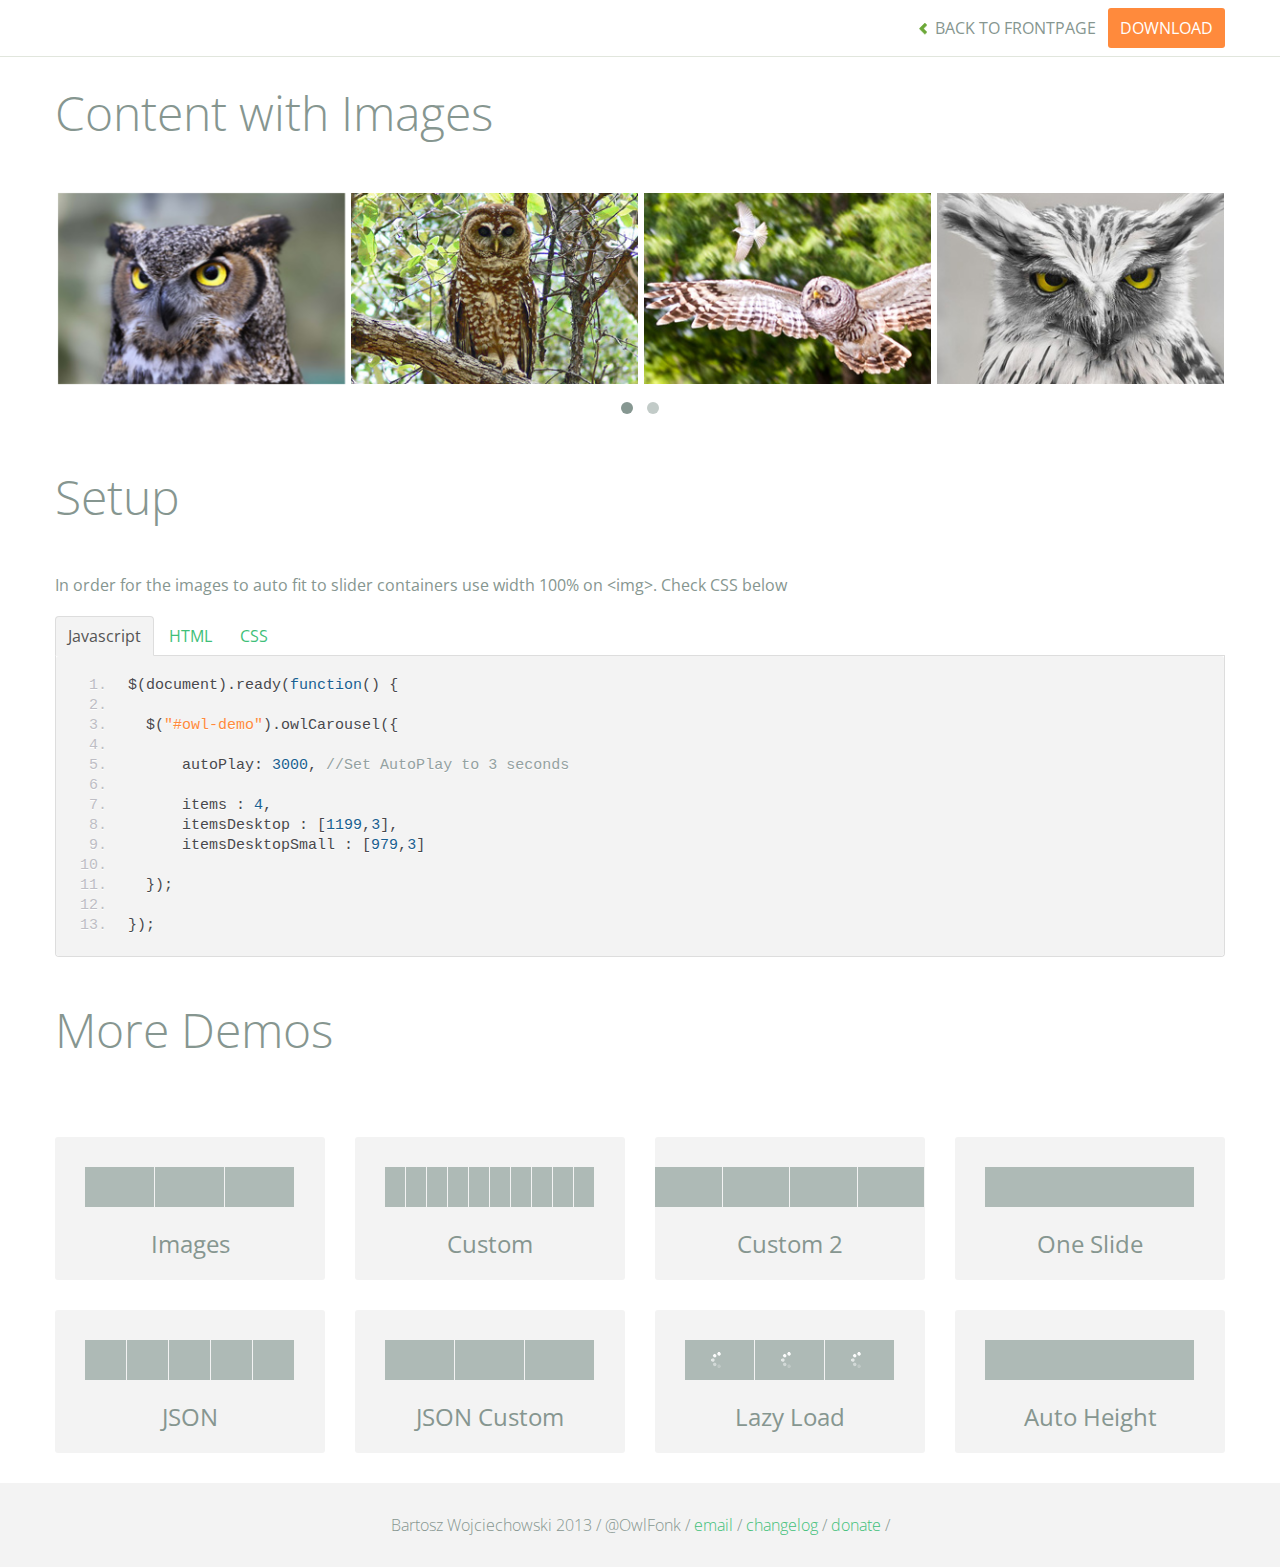
<file: owlcarousel/demos/images.html>
<!DOCTYPE html>
<html lang="en">
  <head>
    <meta charset="utf-8">
    <title>Owl Carousel - Images Demo</title>
    <meta name="viewport" content="width=device-width, initial-scale=1.0">
    <meta name="description" content="jQuery Responsive Carousel - Owl Carusel">
    <meta name="author" content="Bartosz Wojciechowski">
    
    <link href='http://fonts.googleapis.com/css?family=Open+Sans:400italic,400,300,600,700' rel='stylesheet' type='text/css'>
    <link href="../assets/css/bootstrapTheme.css" rel="stylesheet">
    <link href="../assets/css/custom.css" rel="stylesheet">

    <!-- Owl Carousel Assets -->
    <link href="../owl-carousel/owl.carousel.css" rel="stylesheet">
    <link href="../owl-carousel/owl.theme.css" rel="stylesheet">

    <!-- Prettify -->
    <link href="../assets/js/google-code-prettify/prettify.css" rel="stylesheet">
    

    <!-- Le fav and touch icons -->
    <link rel="apple-touch-icon-precomposed" sizes="144x144" href="../assets/ico/apple-touch-icon-144-precomposed.png">
    <link rel="apple-touch-icon-precomposed" sizes="114x114" href="../assets/ico/apple-touch-icon-114-precomposed.png">
      <link rel="apple-touch-icon-precomposed" sizes="72x72" href="../assets/ico/apple-touch-icon-72-precomposed.png">
                    <link rel="apple-touch-icon-precomposed" href="../assets/ico/apple-touch-icon-57-precomposed.png">
                                   <link rel="shortcut icon" href="../assets/ico/favicon.png">
  </head>
  <body>

      <div id="top-nav" class="navbar navbar-fixed-top">
        <div class="navbar-inner">
          <div class="container">
            <button type="button" class="btn btn-navbar" data-toggle="collapse" data-target=".nav-collapse">
            <span class="icon-bar"></span>
            <span class="icon-bar"></span>
            <span class="icon-bar"></span>
          </button>
            <div class="nav-collapse collapse">
            <ul class="nav pull-right">
              <li><a href="../index.html"><i class="icon-chevron-left"></i> Back to Frontpage</a></li>
              <li><a href="../owl.carousel.zip" class="download download-on" data-spy="affix" data-offset-top="450">Download</a></li>
            </ul>
            <ul class="nav pull-left">
              
            </ul>
            </div>
          </div>
        </div>
      </div>
   
    <div id="title">
      <div class="container">
        <div class="row">
          <div class="span12">
            <h1>Content with Images</h1>
          </div>
        </div>
      </div>
    </div>

      <div id="demo">
        <div class="container">
          <div class="row">
            <div class="span12">

              <div id="owl-demo" class="owl-carousel">
                <div class="item"><img src="assets/owl1.jpg" alt="Owl Image"></div>
                <div class="item"><img src="assets/owl2.jpg" alt="Owl Image"></div>
                <div class="item"><img src="assets/owl3.jpg" alt="Owl Image"></div>
                <div class="item"><img src="assets/owl4.jpg" alt="Owl Image"></div>
                <div class="item"><img src="assets/owl5.jpg" alt="Owl Image"></div>
                <div class="item"><img src="assets/owl6.jpg" alt="Owl Image"></div>
                <div class="item"><img src="assets/owl7.jpg" alt="Owl Image"></div>
                <div class="item"><img src="assets/owl8.jpg" alt="Owl Image"></div>
              </div>
              
            </div>
          </div>
        </div>

    </div>

    <div id="example-info">
      <div class="container">
        <div class="row">
          <div class="span12">
            <h1>Setup</h1>
            <p>In order for the images to auto fit to slider containers use width 100% on &lt;img&gt;. Check CSS below</p>
            <ul class="nav nav-tabs" id="myTab">
              <li class="active"><a href="#javascript">Javascript</a></li>
              <li><a href="#HTML">HTML</a></li>
              <li><a href="#CSS">CSS</a></li>
            </ul>
             
            <div class="tab-content">

              <div class="tab-pane active" id="javascript">
<pre class="pre-show prettyprint linenums">
$(document).ready(function() {

  $("#owl-demo").owlCarousel({

      autoPlay: 3000, //Set AutoPlay to 3 seconds

      items : 4,
      itemsDesktop : [1199,3],
      itemsDesktopSmall : [979,3]

  });

});
</pre>  

              </div>

              <div class="tab-pane" id="HTML">
<pre class="pre-show prettyprint linenums">
&lt;div id="owl-demo"&gt;
          
  &lt;div class="item"&gt;&lt;img src="assets/owl1.jpg" alt="Owl Image"&gt;&lt;/div&gt;
  &lt;div class="item"&gt;&lt;img src="assets/owl2.jpg" alt="Owl Image"&gt;&lt;/div&gt;
  &lt;div class="item"&gt;&lt;img src="assets/owl3.jpg" alt="Owl Image"&gt;&lt;/div&gt;
  &lt;div class="item"&gt;&lt;img src="assets/owl4.jpg" alt="Owl Image"&gt;&lt;/div&gt;
  &lt;div class="item"&gt;&lt;img src="assets/owl5.jpg" alt="Owl Image"&gt;&lt;/div&gt;
  &lt;div class="item"&gt;&lt;img src="assets/owl6.jpg" alt="Owl Image"&gt;&lt;/div&gt;
  &lt;div class="item"&gt;&lt;img src="assets/owl7.jpg" alt="Owl Image"&gt;&lt;/div&gt;
  &lt;div class="item"&gt;&lt;img src="assets/owl8.jpg" alt="Owl Image"&gt;&lt;/div&gt;

&lt;/div&gt;
</pre>
              </div>

              <div class="tab-pane" id="CSS">
<pre class="pre-show prettyprint linenums">
#owl-demo .item{
  margin: 3px;
}
#owl-demo .item img{
  display: block;
  width: 100%;
  height: auto;
}
</pre>
              </div>
            </div><!--End Tab Content-->

          </div>
        </div>
      </div>
    </div>

    <div id="more">
      <div class="container">

        <div class="row">
          <div class="span12">
            <h1>More Demos</h1>
          </div>
        </div>

        <div class="row demos-row">
          <div class="span3">
            <a href="images.html" class="demo-box">
              <div class="demo-wrapper demo-images clearfix">
                <div class="demo-slide"><div class="bg"></div></div>
                <div class="demo-slide"><div class="bg"></div></div>
                <div class="demo-slide"><div class="bg"></div></div>
              </div>
              <h3>Images</h3>
            </a>
          </div>

          <div class="span3">
            <a href="custom.html" class="demo-box">
              <div class="demo-wrapper demo-custom clearfix">
                <div class="demo-slide"><div class="bg"></div></div>
                <div class="demo-slide"><div class="bg"></div></div>
                <div class="demo-slide"><div class="bg"></div></div>
                <div class="demo-slide"><div class="bg"></div></div>
                <div class="demo-slide"><div class="bg"></div></div>
                <div class="demo-slide"><div class="bg"></div></div>
                <div class="demo-slide"><div class="bg"></div></div>
                <div class="demo-slide"><div class="bg"></div></div>
                <div class="demo-slide"><div class="bg"></div></div>
                <div class="demo-slide"><div class="bg"></div></div>
              </div>
              <h3>Custom</h3>
            </a>
          </div>

          <div class="span3">
            <a href="itemsCustom.html" class="demo-box">
              <div class="demo-wrapper demo-full clearfix">
                <div class="demo-slide"><div class="bg"></div></div>
                <div class="demo-slide"><div class="bg"></div></div>
                <div class="demo-slide"><div class="bg"></div></div>
                <div class="demo-slide"><div class="bg"></div></div>
              </div>
              <h3>Custom 2</h3>
            </a>
          </div>

          <div class="span3">
            <a href="one.html" class="demo-box">
              <div class="demo-wrapper demo-one clearfix">
                <div class="demo-slide"><div class="bg"></div></div>
              </div>
              <h3>One Slide</h3>
            </a>
          </div>

        </div>
        <div class="row demos-row">
          <div class="span3">
            <a href="json.html" class="demo-box">
              <div class="demo-wrapper demo-Json clearfix">
                <div class="demo-slide"><div class="bg"></div></div>
                <div class="demo-slide"><div class="bg"></div></div>
                <div class="demo-slide"><div class="bg"></div></div>
                <div class="demo-slide"><div class="bg"></div></div>
                <div class="demo-slide"><div class="bg"></div></div>
              </div>
              <h3>JSON</h3>
            </a>
          </div>

          <div class="span3">
            <a href="customJson.html" class="demo-box">
              <div class="demo-wrapper demo-Json-custom clearfix">
                <div class="demo-slide"><div class="bg"></div></div>
                <div class="demo-slide"><div class="bg"></div></div>
                <div class="demo-slide"><div class="bg"></div></div>
              </div>
              <h3>JSON Custom</h3>
            </a>
          </div>

          <div class="span3">
            <a href="lazyLoad.html" class="demo-box">
              <div class="demo-wrapper demo-lazy clearfix">
                <div class="demo-slide"><div class="bg"></div></div>
                <div class="demo-slide"><div class="bg"></div></div>
                <div class="demo-slide"><div class="bg"></div></div>
              </div>
              <h3>Lazy Load</h3>
            </a>
          </div>

          <div class="span3">
            <a href="autoHeight.html" class="demo-box">
              <div class="demo-wrapper demo-height clearfix">
                <div class="demo-slide"><div class="bg"></div></div>
              </div>
              <h3>Auto Height</h3>
            </a>
          </div>

        </div>
      </div>
    </div>


 
    <div id="footer">
      <div class="container">
        <div class="row">
          <div class="span12">
            <h5>Bartosz Wojciechowski 2013 / @OwlFonk / 
            <a href="mailto:owl@owlgraphic.com?subject=Hey Owl!">email</a> / 
            <a href="../changelog.html">changelog</a> /
            <a href="https://www.paypal.com/cgi-bin/webscr?cmd=_s-xclick&hosted_button_id=EFSGXZS7V2U9N">donate</a> / 
            <a href="https://twitter.com/share" class="twitter-share-button" data-url="http://owlgraphic.com/owlcarousel/" data-text="Awesome jQuery Owl Carousel Responsive Plugin" data-via="OwlFonk" data-count="none" data-hashtags="owlcarousel"></a>
            <script>
            var owldomain = window.location.hostname.indexOf("owlgraphic");
            if(owldomain !== -1){
              !function(d,s,id){var js,fjs=d.getElementsByTagName(s)[0],p=/^http:/.test(d.location)?'http':'https';if(!d.getElementById(id)){js=d.createElement(s);js.id=id;js.src=p+'://platform.twitter.com/widgets.js';fjs.parentNode.insertBefore(js,fjs);}}(document, 'script', 'twitter-wjs');
            }
            </script>
            </h5>
          </div>
        </div>
      </div>
    </div>


    <script src="../assets/js/jquery-1.9.1.min.js"></script> 
    <script src="../owl-carousel/owl.carousel.js"></script>


    <!-- Demo -->

    <style>
    #owl-demo .item{
        margin: 3px;
    }
    #owl-demo .item img{
        display: block;
        width: 100%;
        height: auto;
    }
    </style>


    <script>
    $(document).ready(function() {
      $("#owl-demo").owlCarousel({
        autoPlay: 3000,
        items : 4,
        itemsDesktop : [1199,3],
        itemsDesktopSmall : [979,3]
      });

    });
    </script>

    <script src="../assets/js/bootstrap-collapse.js"></script>
    <script src="../assets/js/bootstrap-transition.js"></script>
    <script src="../assets/js/bootstrap-tab.js"></script>

    <script src="../assets/js/google-code-prettify/prettify.js"></script>
	  <script src="../assets/js/application.js"></script>

  </body>
</html>
</file>
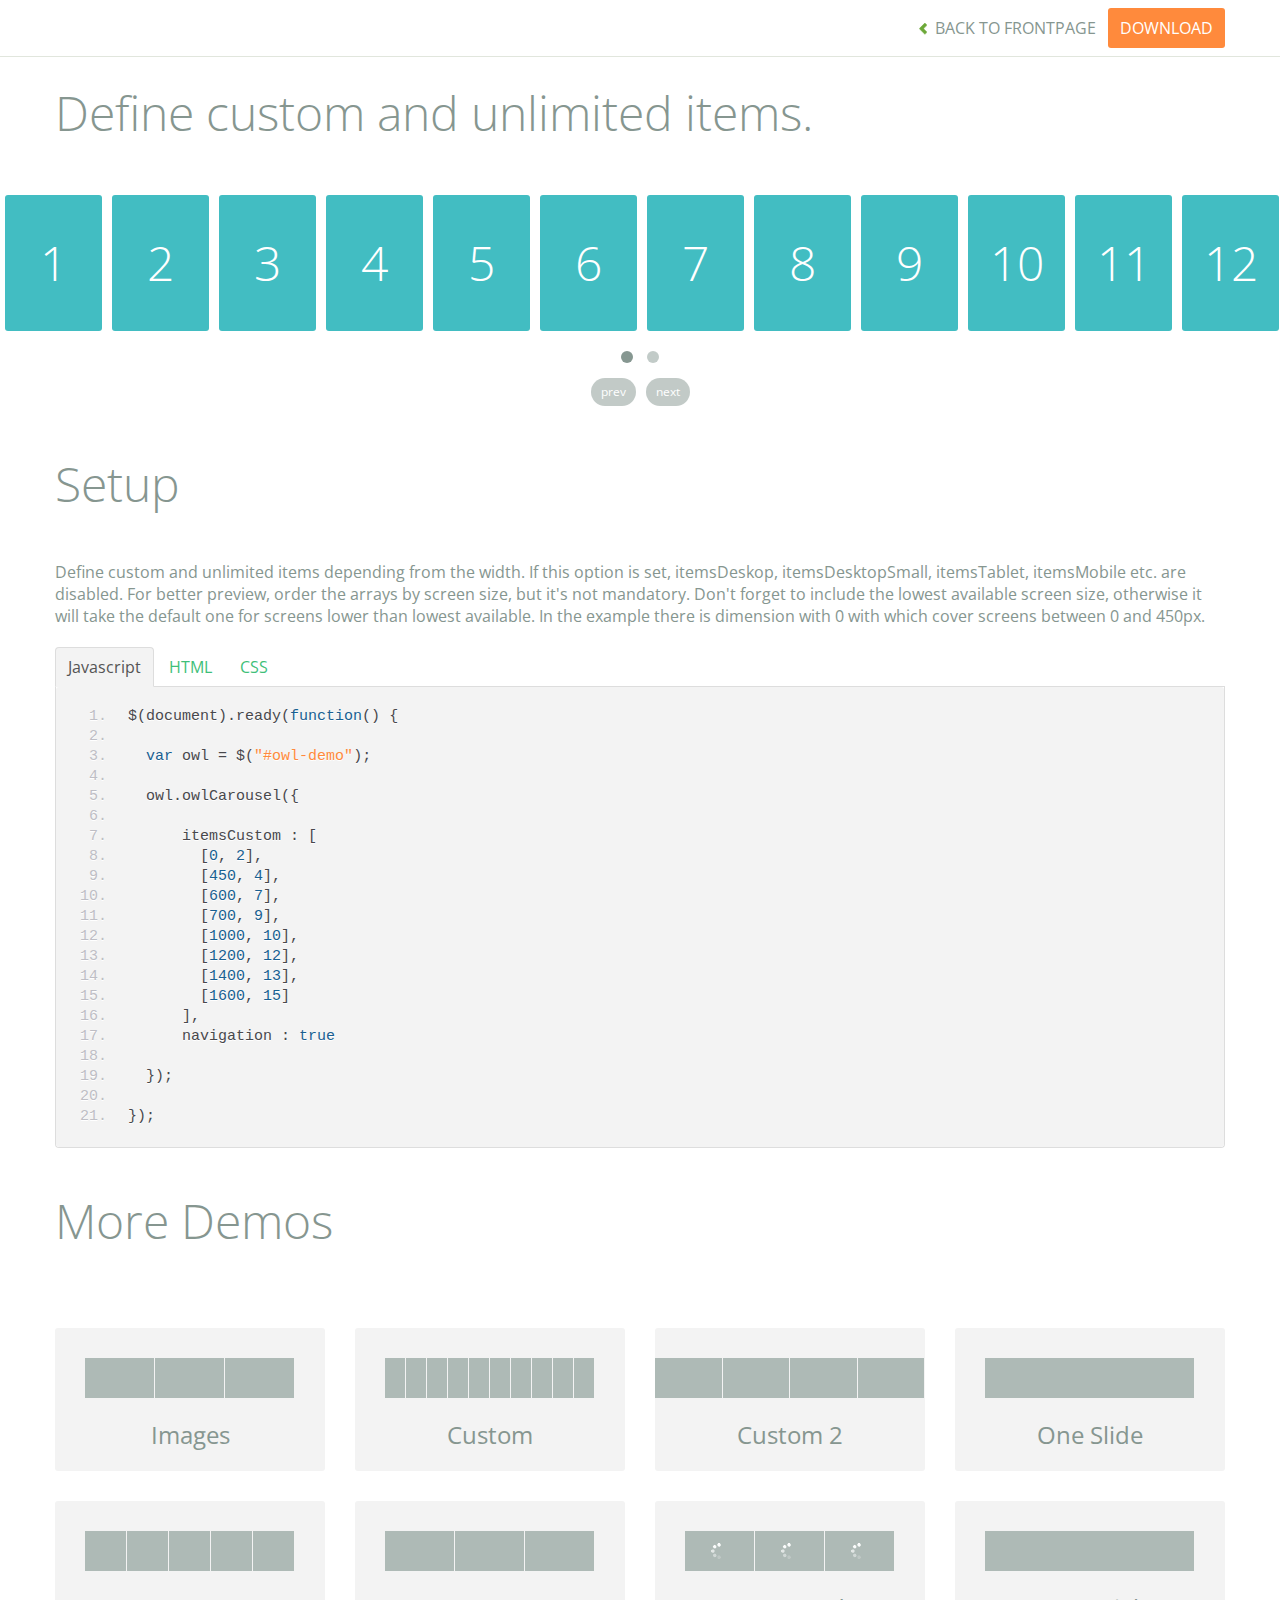
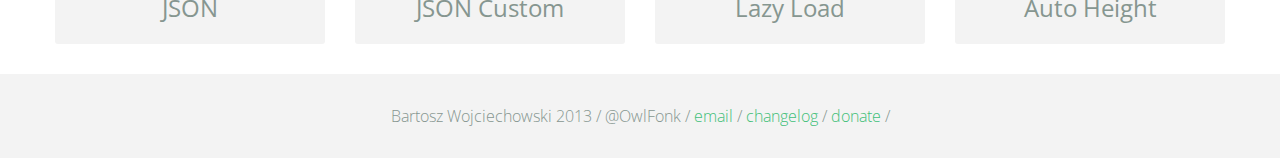
<file: owlcarousel/demos/itemsCustom.html>
<!DOCTYPE html>
<html lang="en">
  <head>
    <meta charset="utf-8">
    <title>Owl Carousel - itemsCustom</title>
    <meta name="viewport" content="width=device-width, initial-scale=1.0">
    <meta name="description" content="jQuery Responsive Carousel - Owl Carusel">
    <meta name="author" content="Bartosz Wojciechowski">

    <link href='http://fonts.googleapis.com/css?family=Open+Sans:400italic,400,300,600,700' rel='stylesheet' type='text/css'>
    <link href="../assets/css/bootstrapTheme.css" rel="stylesheet">
    <link href="../assets/css/custom.css" rel="stylesheet">

    <!-- Owl Carousel Assets -->
    <link href="../owl-carousel/owl.carousel.css" rel="stylesheet">
    <link href="../owl-carousel/owl.theme.css" rel="stylesheet">

    <link href="../assets/js/google-code-prettify/prettify.css" rel="stylesheet">

    <!-- Le fav and touch icons -->
    <link rel="apple-touch-icon-precomposed" sizes="144x144" href="../assets/ico/apple-touch-icon-144-precomposed.png">
    <link rel="apple-touch-icon-precomposed" sizes="114x114" href="../assets/ico/apple-touch-icon-114-precomposed.png">
      <link rel="apple-touch-icon-precomposed" sizes="72x72" href="../assets/ico/apple-touch-icon-72-precomposed.png">
                    <link rel="apple-touch-icon-precomposed" href="../assets/ico/apple-touch-icon-57-precomposed.png">
                                   <link rel="shortcut icon" href="../assets/ico/favicon.png">
  </head>
  <body>

      <div id="top-nav" class="navbar navbar-fixed-top">
        <div class="navbar-inner">
          <div class="container">
            <button type="button" class="btn btn-navbar" data-toggle="collapse" data-target=".nav-collapse">
            <span class="icon-bar"></span>
            <span class="icon-bar"></span>
            <span class="icon-bar"></span>
          </button>
            <div class="nav-collapse collapse">
            <ul class="nav pull-right">
              <li><a href="../index.html"><i class="icon-chevron-left"></i> Back to Frontpage</a></li>
              <li><a href="../owl.carousel.zip" class="download download-on" data-spy="affix" data-offset-top="450">Download</a></li>
            </ul>
            <ul class="nav pull-left">
              
            </ul>
            </div>
          </div>
        </div>
      </div>
   
    <div id="title">
      <div class="container">
        <div class="row">
          <div class="span12">
            <h1>Define custom and unlimited items.</h1>
          </div>
        </div>
      </div>
    </div>

      <div id="demo">
        <div id="owl-demo" class="owl-carousel">
          
          <div class="item"><h1>1</h1></div>
          <div class="item"><h1>2</h1></div>
          <div class="item"><h1>3</h1></div>
          <div class="item"><h1>4</h1></div>
          <div class="item"><h1>5</h1></div>
          <div class="item"><h1>6</h1></div>
          <div class="item"><h1>7</h1></div>
          <div class="item"><h1>8</h1></div>
          <div class="item"><h1>9</h1></div>
          <div class="item"><h1>10</h1></div>
          <div class="item"><h1>11</h1></div>
          <div class="item"><h1>12</h1></div>
          <div class="item"><h1>13</h1></div>
          <div class="item"><h1>14</h1></div>
          <div class="item"><h1>15</h1></div>
          <div class="item"><h1>16</h1></div>
          <div class="item"><h1>17</h1></div>
          <div class="item"><h1>18</h1></div>
          <div class="item"><h1>19</h1></div>
          <div class="item"><h1>20</h1></div>

        </div>
    </div>

    <div id="example-info">
      <div class="container">
        <div class="row">
          <div class="span12">
            <h1>Setup</h1>
            <p>Define custom and unlimited items depending from the width. If this option is set, itemsDeskop, itemsDesktopSmall, itemsTablet, itemsMobile etc. are disabled. For better preview, order the arrays by screen size, but it's not mandatory. Don't forget to include the lowest available screen size, otherwise it will take the default one for screens lower than lowest available. In the example there is dimension with 0 with which cover screens between 0 and 450px.
            </p>
            <ul class="nav nav-tabs" id="myTab">
              <li class="active"><a href="#javascript">Javascript</a></li>
              <li><a href="#HTML">HTML</a></li>
              <li><a href="#CSS">CSS</a></li>
            </ul>
             
            <div class="tab-content">

              <div class="tab-pane active" id="javascript">
<pre class="pre-show prettyprint linenums">
$(document).ready(function() {

  var owl = &#36;("#owl-demo")&#59;

  owl.owlCarousel({
     
      itemsCustom : [
        [0, 2],
        [450, 4],
        [600, 7],
        [700, 9],
        [1000, 10],
        [1200, 12],
        [1400, 13],
        [1600, 15]
      ],
      navigation : true

  })&#59;

})&#59;
</pre>

              </div>

              <div class="tab-pane" id="HTML">
<pre class="pre-show prettyprint linenums">
&lt;div id="owl-demo" class="owl-carousel owl-theme"&gt;
  &lt;div class="item"&gt;&lt;h1&gt;1&lt;/h1&gt;&lt;/div&gt;
  &lt;div class="item"&gt;&lt;h1&gt;2&lt;/h1&gt;&lt;/div&gt;
  &lt;div class="item"&gt;&lt;h1&gt;3&lt;/h1&gt;&lt;/div&gt;
  &lt;div class="item"&gt;&lt;h1&gt;4&lt;/h1&gt;&lt;/div&gt;
  &lt;div class="item"&gt;&lt;h1&gt;5&lt;/h1&gt;&lt;/div&gt;
  &lt;div class="item"&gt;&lt;h1&gt;6&lt;/h1&gt;&lt;/div&gt;
  &lt;div class="item"&gt;&lt;h1&gt;7&lt;/h1&gt;&lt;/div&gt;
  &lt;div class="item"&gt;&lt;h1&gt;8&lt;/h1&gt;&lt;/div&gt;
  &lt;div class="item"&gt;&lt;h1&gt;9&lt;/h1&gt;&lt;/div&gt;
  &lt;div class="item"&gt;&lt;h1&gt;10&lt;/h1&gt;&lt;/div&gt;
  &lt;div class="item"&gt;&lt;h1&gt;11&lt;/h1&gt;&lt;/div&gt;
  &lt;div class="item"&gt;&lt;h1&gt;12&lt;/h1&gt;&lt;/div&gt;
  &lt;div class="item"&gt;&lt;h1&gt;13&lt;/h1&gt;&lt;/div&gt;
  &lt;div class="item"&gt;&lt;h1&gt;14&lt;/h1&gt;&lt;/div&gt;
  &lt;div class="item"&gt;&lt;h1&gt;15&lt;/h1&gt;&lt;/div&gt;
  &lt;div class="item"&gt;&lt;h1&gt;16&lt;/h1&gt;&lt;/div&gt;
  &lt;div class="item"&gt;&lt;h1&gt;17&lt;/h1&gt;&lt;/div&gt;
  &lt;div class="item"&gt;&lt;h1&gt;18&lt;/h1&gt;&lt;/div&gt;
  &lt;div class="item"&gt;&lt;h1&gt;19&lt;/h1&gt;&lt;/div&gt;
  &lt;div class="item"&gt;&lt;h1&gt;20&lt;/h1&gt;&lt;/div&gt;
&lt;/div&gt;

</pre>
              </div>

              <div class="tab-pane" id="CSS">
<pre class="pre-show prettyprint linenums">
#owl-demo .item{
    background: #42bdc2;
    padding: 30px 0px;
    margin: 5px;
    color: #FFF;
    -webkit-border-radius: 3px;
    -moz-border-radius: 3px;
    border-radius: 3px;
    text-align: center;
}
</pre>
              </div>
            </div><!--End Tab Content-->

          </div>
        </div>
      </div>
    </div>

    <div id="more">
      <div class="container">

        <div class="row">
          <div class="span12">
            <h1>More Demos</h1>
          </div>
        </div>

        <div class="row demos-row">
          <div class="span3">
            <a href="images.html" class="demo-box">
              <div class="demo-wrapper demo-images clearfix">
                <div class="demo-slide"><div class="bg"></div></div>
                <div class="demo-slide"><div class="bg"></div></div>
                <div class="demo-slide"><div class="bg"></div></div>
              </div>
              <h3>Images</h3>
            </a>
          </div>

          <div class="span3">
            <a href="custom.html" class="demo-box">
              <div class="demo-wrapper demo-custom clearfix">
                <div class="demo-slide"><div class="bg"></div></div>
                <div class="demo-slide"><div class="bg"></div></div>
                <div class="demo-slide"><div class="bg"></div></div>
                <div class="demo-slide"><div class="bg"></div></div>
                <div class="demo-slide"><div class="bg"></div></div>
                <div class="demo-slide"><div class="bg"></div></div>
                <div class="demo-slide"><div class="bg"></div></div>
                <div class="demo-slide"><div class="bg"></div></div>
                <div class="demo-slide"><div class="bg"></div></div>
                <div class="demo-slide"><div class="bg"></div></div>
              </div>
              <h3>Custom</h3>
            </a>
          </div>

          <div class="span3">
            <a href="itemsCustom.html" class="demo-box">
              <div class="demo-wrapper demo-full clearfix">
                <div class="demo-slide"><div class="bg"></div></div>
                <div class="demo-slide"><div class="bg"></div></div>
                <div class="demo-slide"><div class="bg"></div></div>
                <div class="demo-slide"><div class="bg"></div></div>
              </div>
              <h3>Custom 2</h3>
            </a>
          </div>

          <div class="span3">
            <a href="one.html" class="demo-box">
              <div class="demo-wrapper demo-one clearfix">
                <div class="demo-slide"><div class="bg"></div></div>
              </div>
              <h3>One Slide</h3>
            </a>
          </div>

        </div>
        <div class="row demos-row">
          <div class="span3">
            <a href="json.html" class="demo-box">
              <div class="demo-wrapper demo-Json clearfix">
                <div class="demo-slide"><div class="bg"></div></div>
                <div class="demo-slide"><div class="bg"></div></div>
                <div class="demo-slide"><div class="bg"></div></div>
                <div class="demo-slide"><div class="bg"></div></div>
                <div class="demo-slide"><div class="bg"></div></div>
              </div>
              <h3>JSON</h3>
            </a>
          </div>

          <div class="span3">
            <a href="customJson.html" class="demo-box">
              <div class="demo-wrapper demo-Json-custom clearfix">
                <div class="demo-slide"><div class="bg"></div></div>
                <div class="demo-slide"><div class="bg"></div></div>
                <div class="demo-slide"><div class="bg"></div></div>
              </div>
              <h3>JSON Custom</h3>
            </a>
          </div>

          <div class="span3">
            <a href="lazyLoad.html" class="demo-box">
              <div class="demo-wrapper demo-lazy clearfix">
                <div class="demo-slide"><div class="bg"></div></div>
                <div class="demo-slide"><div class="bg"></div></div>
                <div class="demo-slide"><div class="bg"></div></div>
              </div>
              <h3>Lazy Load</h3>
            </a>
          </div>

          <div class="span3">
            <a href="autoHeight.html" class="demo-box">
              <div class="demo-wrapper demo-height clearfix">
                <div class="demo-slide"><div class="bg"></div></div>
              </div>
              <h3>Auto Height</h3>
            </a>
          </div>

        </div>
      </div>
    </div>


 
    <div id="footer">
      <div class="container">
        <div class="row">
          <div class="span12">
            <h5>Bartosz Wojciechowski 2013 / @OwlFonk / 
            <a href="mailto:owl@owlgraphic.com?subject=Hey Owl!">email</a> / 
            <a href="../changelog.html">changelog</a> /
            <a href="https://www.paypal.com/cgi-bin/webscr?cmd=_s-xclick&hosted_button_id=EFSGXZS7V2U9N">donate</a> / 
            <a href="https://twitter.com/share" class="twitter-share-button" data-url="http://owlgraphic.com/owlcarousel/" data-text="Awesome jQuery Owl Carousel Responsive Plugin" data-via="OwlFonk" data-count="none" data-hashtags="owlcarousel"></a>
            <script>
            var owldomain = window.location.hostname.indexOf("owlgraphic");
            if(owldomain !== -1){
              !function(d,s,id){var js,fjs=d.getElementsByTagName(s)[0],p=/^http:/.test(d.location)?'http':'https';if(!d.getElementById(id)){js=d.createElement(s);js.id=id;js.src=p+'://platform.twitter.com/widgets.js';fjs.parentNode.insertBefore(js,fjs);}}(document, 'script', 'twitter-wjs');
            }
            </script>
            </h5>
          </div>
        </div>
      </div>
    </div>


    <script src="../assets/js/jquery-1.9.1.min.js"></script> 
    <script src="../owl-carousel/owl.carousel.js"></script>


    <!-- Demo -->

    <style>
    #owl-demo .item{
        background: #42bdc2;
        padding: 30px 0px;
        margin: 5px;
        color: #FFF;
        -webkit-border-radius: 3px;
        -moz-border-radius: 3px;
        border-radius: 3px;
        text-align: center;
    }
    </style>


    <script>
    $(document).ready(function() {

      var owl = $("#owl-demo");

      owl.owlCarousel({

        // Define custom and unlimited items depending from the width
        // If this option is set, itemsDeskop, itemsDesktopSmall, itemsTablet, itemsMobile etc. are disabled
        // For better preview, order the arrays by screen size, but it's not mandatory
        // Don't forget to include the lowest available screen size, otherwise it will take the default one for screens lower than lowest available.
        // In the example there is dimension with 0 with which cover screens between 0 and 450px
        
        itemsCustom : [
          [0, 2],
          [450, 4],
          [600, 7],
          [700, 9],
          [1000, 10],
          [1200, 12],
          [1400, 13],
          [1600, 15]
        ],
        navigation : true

      });



    });
    </script>

    <script src="../assets/js/bootstrap-collapse.js"></script>
    <script src="../assets/js/bootstrap-transition.js"></script>
    <script src="../assets/js/bootstrap-tab.js"></script>

    <script src="../assets/js/google-code-prettify/prettify.js"></script>
	  <script src="../assets/js/application.js"></script>

  </body>
</html>
</file>
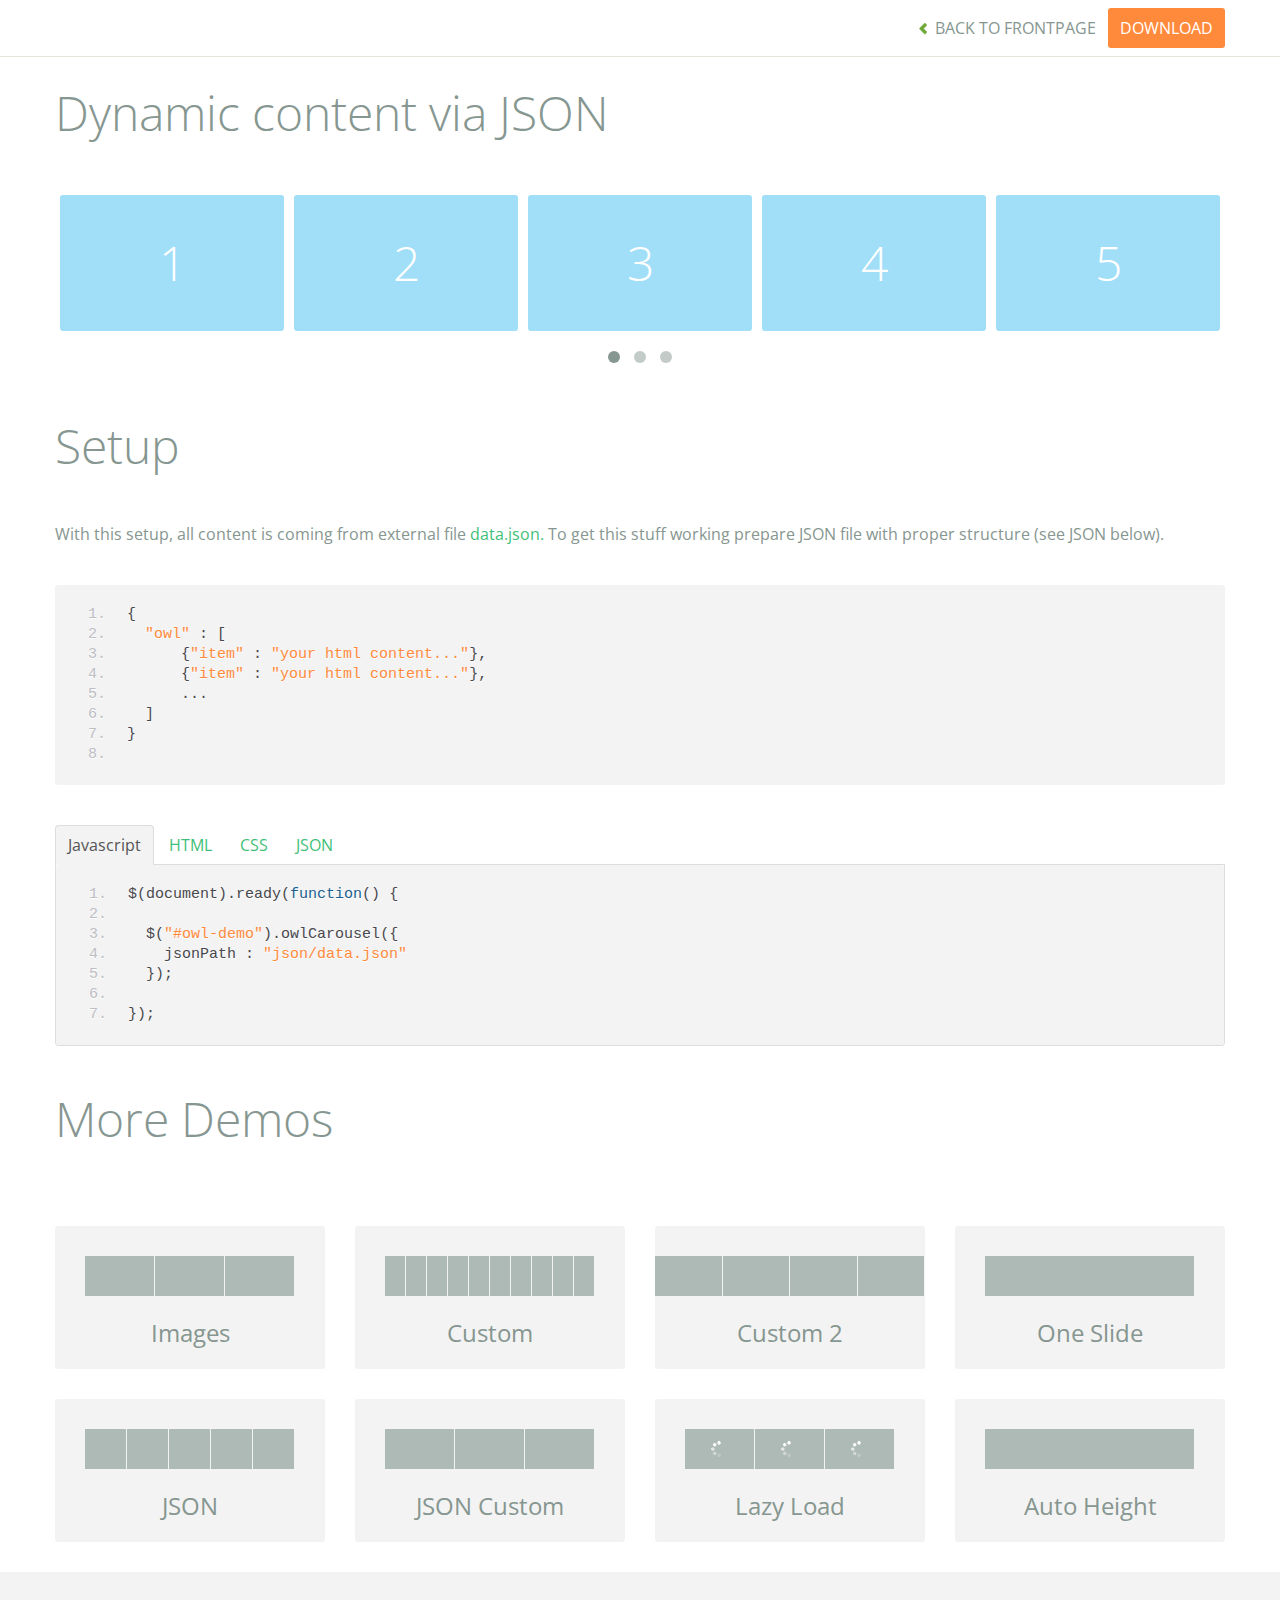
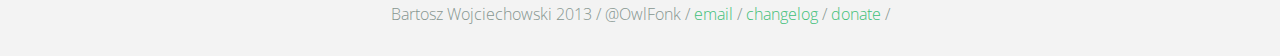
<file: owlcarousel/demos/json.html>
<!DOCTYPE html>
<html lang="en">
  <head>
    <meta charset="utf-8">
    <title>Owl Carousel - Dynamic content via JSON</title>
    <meta name="viewport" content="width=device-width, initial-scale=1.0">
    <meta name="description" content="jQuery Responsive Carousel - Owl Carusel">
    <meta name="author" content="Bartosz Wojciechowski">

    <link href='http://fonts.googleapis.com/css?family=Open+Sans:400italic,400,300,600,700' rel='stylesheet' type='text/css'>
    <link href="../assets/css/bootstrapTheme.css" rel="stylesheet">
    <link href="../assets/css/custom.css" rel="stylesheet">

    <!-- Owl Carousel Assets -->
    <link href="../owl-carousel/owl.carousel.css" rel="stylesheet">
    <link href="../owl-carousel/owl.theme.css" rel="stylesheet">

    <link href="../assets/js/google-code-prettify/prettify.css" rel="stylesheet">

    <!-- Le fav and touch icons -->
    <link rel="apple-touch-icon-precomposed" sizes="144x144" href="../assets/ico/apple-touch-icon-144-precomposed.png">
    <link rel="apple-touch-icon-precomposed" sizes="114x114" href="../assets/ico/apple-touch-icon-114-precomposed.png">
      <link rel="apple-touch-icon-precomposed" sizes="72x72" href="../assets/ico/apple-touch-icon-72-precomposed.png">
                    <link rel="apple-touch-icon-precomposed" href="../assets/ico/apple-touch-icon-57-precomposed.png">
                                   <link rel="shortcut icon" href="../assets/ico/favicon.png">
  </head>
  <body>

      <div id="top-nav" class="navbar navbar-fixed-top">
        <div class="navbar-inner">
          <div class="container">
            <button type="button" class="btn btn-navbar" data-toggle="collapse" data-target=".nav-collapse">
            <span class="icon-bar"></span>
            <span class="icon-bar"></span>
            <span class="icon-bar"></span>
          </button>
            <div class="nav-collapse collapse">
            <ul class="nav pull-right">
              <li><a href="../index.html"><i class="icon-chevron-left"></i> Back to Frontpage</a></li>
              <li><a href="../owl.carousel.zip" class="download download-on" data-spy="affix" data-offset-top="450">Download</a></li>
            </ul>
            <ul class="nav pull-left">
              
            </ul>
            </div>
          </div>
        </div>
      </div>
   
    <div id="title">
      <div class="container">
        <div class="row">
          <div class="span12">
            <h1>Dynamic content via JSON</h1>
          </div>
        </div>
      </div>
    </div>

      <div id="demo">
        <div class="container">
          <div class="row">
            <div class="span12">

              <div id="owl-demo" class="owl-carousel">
              </div>
            </div>
          </div>
        </div>

    </div>

    <div id="example-info">
      <div class="container">
        <div class="row">
          <div class="span12">
            <h1>Setup</h1>
            <p>With this setup, all content is coming from external file <a href="json/data.json">data.json.</a> To get this stuff working prepare JSON file with proper structure (see JSON below).</p>
            <pre class="pre-show prettyprint linenums">
{
  "owl" : [
      {"item" : "your html content..."},
      {"item" : "your html content..."},
      ...
  ]
}
            </pre>
            <ul class="nav nav-tabs" id="myTab">
              <li class="active"><a href="#javascript">Javascript</a></li>
              <li><a href="#HTML">HTML</a></li>
              <li><a href="#CSS">CSS</a></li>
              <li><a href="#JSON">JSON</a></li>
            </ul>
             
            <div class="tab-content">

              <div class="tab-pane active" id="javascript">
<pre class="pre-show prettyprint linenums">
$(document).ready(function() {

  $("#owl-demo").owlCarousel({
    jsonPath : "json/data.json" 
  });

});
</pre>  

              </div>

              <div class="tab-pane" id="HTML">
<pre class="pre-show prettyprint linenums">
&lt;div id="owl-demo" class="owl-carousel owl-theme"&gt;
&lt;/div&gt;
</pre>
              </div>

              <div class="tab-pane" id="CSS">
<pre class="pre-show prettyprint linenums">
#owl-demo .item{
  background: #a1def8;
  padding: 30px 0px;
  display: block;
  margin: 5px;
  color: #FFF;
  -webkit-border-radius: 3px;
  -moz-border-radius: 3px;
  border-radius: 3px;
  text-align: center;
}

</pre>
              </div>
              <div class="tab-pane" id="JSON">
<pre class="pre-show prettyprint linenums">
{
  "owl" : [
      {"item" : "&lt;span class='item'&gt;&lt;h1&gt;1&lt;/h1&gt;&lt;/span&gt;"},
      {"item" : "&lt;span class='item'&gt;&lt;h1&gt;2&lt;/h1&gt;&lt;/span&gt;"},
      {"item" : "&lt;span class='item'&gt;&lt;h1&gt;3&lt;/h1&gt;&lt;/span&gt;"},
      {"item" : "&lt;span class='item'&gt;&lt;h1&gt;4&lt;/h1&gt;&lt;/span&gt;"},
      {"item" : "&lt;span class='item'&gt;&lt;h1&gt;5&lt;/h1&gt;&lt;/span&gt;"},
      {"item" : "&lt;span class='item'&gt;&lt;h1&gt;6&lt;/h1&gt;&lt;/span&gt;"},
      {"item" : "&lt;span class='item'&gt;&lt;h1&gt;7&lt;/h1&gt;&lt;/span&gt;"},
      {"item" : "&lt;span class='item'&gt;&lt;h1&gt;8&lt;/h1&gt;&lt;/span&gt;"},
      {"item" : "&lt;span class='item'&gt;&lt;h1&gt;9&lt;/h1&gt;&lt;/span&gt;"},
      {"item" : "&lt;span class='item'&gt;&lt;h1&gt;10&lt;/h1&gt;&lt;/span&gt;"},
      {"item" : "&lt;span class='item'&gt;&lt;h1&gt;11&lt;/h1&gt;&lt;/span&gt;"},
      {"item" : "&lt;span class='item'&gt;&lt;h1&gt;12&lt;/h1&gt;&lt;/span&gt;"},
      {"item" : "&lt;span class='item'&gt;&lt;h1&gt;13&lt;/h1&gt;&lt;/span&gt;"},
      {"item" : "&lt;span class='item'&gt;&lt;h1&gt;14&lt;/h1&gt;&lt;/span&gt;"}
  ]
}
</pre>
</div>
            </div><!--End Tab Content-->

          </div>
        </div>
      </div>
    </div>

    <div id="more">
      <div class="container">

        <div class="row">
          <div class="span12">
            <h1>More Demos</h1>
          </div>
        </div>

        <div class="row demos-row">
          <div class="span3">
            <a href="images.html" class="demo-box">
              <div class="demo-wrapper demo-images clearfix">
                <div class="demo-slide"><div class="bg"></div></div>
                <div class="demo-slide"><div class="bg"></div></div>
                <div class="demo-slide"><div class="bg"></div></div>
              </div>
              <h3>Images</h3>
            </a>
          </div>

          <div class="span3">
            <a href="custom.html" class="demo-box">
              <div class="demo-wrapper demo-custom clearfix">
                <div class="demo-slide"><div class="bg"></div></div>
                <div class="demo-slide"><div class="bg"></div></div>
                <div class="demo-slide"><div class="bg"></div></div>
                <div class="demo-slide"><div class="bg"></div></div>
                <div class="demo-slide"><div class="bg"></div></div>
                <div class="demo-slide"><div class="bg"></div></div>
                <div class="demo-slide"><div class="bg"></div></div>
                <div class="demo-slide"><div class="bg"></div></div>
                <div class="demo-slide"><div class="bg"></div></div>
                <div class="demo-slide"><div class="bg"></div></div>
              </div>
              <h3>Custom</h3>
            </a>
          </div>

          <div class="span3">
            <a href="itemsCustom.html" class="demo-box">
              <div class="demo-wrapper demo-full clearfix">
                <div class="demo-slide"><div class="bg"></div></div>
                <div class="demo-slide"><div class="bg"></div></div>
                <div class="demo-slide"><div class="bg"></div></div>
                <div class="demo-slide"><div class="bg"></div></div>
              </div>
              <h3>Custom 2</h3>
            </a>
          </div>

          <div class="span3">
            <a href="one.html" class="demo-box">
              <div class="demo-wrapper demo-one clearfix">
                <div class="demo-slide"><div class="bg"></div></div>
              </div>
              <h3>One Slide</h3>
            </a>
          </div>

        </div>
        <div class="row demos-row">
          <div class="span3">
            <a href="json.html" class="demo-box">
              <div class="demo-wrapper demo-Json clearfix">
                <div class="demo-slide"><div class="bg"></div></div>
                <div class="demo-slide"><div class="bg"></div></div>
                <div class="demo-slide"><div class="bg"></div></div>
                <div class="demo-slide"><div class="bg"></div></div>
                <div class="demo-slide"><div class="bg"></div></div>
              </div>
              <h3>JSON</h3>
            </a>
          </div>

          <div class="span3">
            <a href="customJson.html" class="demo-box">
              <div class="demo-wrapper demo-Json-custom clearfix">
                <div class="demo-slide"><div class="bg"></div></div>
                <div class="demo-slide"><div class="bg"></div></div>
                <div class="demo-slide"><div class="bg"></div></div>
              </div>
              <h3>JSON Custom</h3>
            </a>
          </div>

          <div class="span3">
            <a href="lazyLoad.html" class="demo-box">
              <div class="demo-wrapper demo-lazy clearfix">
                <div class="demo-slide"><div class="bg"></div></div>
                <div class="demo-slide"><div class="bg"></div></div>
                <div class="demo-slide"><div class="bg"></div></div>
              </div>
              <h3>Lazy Load</h3>
            </a>
          </div>

          <div class="span3">
            <a href="autoHeight.html" class="demo-box">
              <div class="demo-wrapper demo-height clearfix">
                <div class="demo-slide"><div class="bg"></div></div>
              </div>
              <h3>Auto Height</h3>
            </a>
          </div>

        </div>
      </div>
    </div>


 
    <div id="footer">
      <div class="container">
        <div class="row">
          <div class="span12">
            <h5>Bartosz Wojciechowski 2013 / @OwlFonk / 
            <a href="mailto:owl@owlgraphic.com?subject=Hey Owl!">email</a> / 
            <a href="../changelog.html">changelog</a> /
            <a href="https://www.paypal.com/cgi-bin/webscr?cmd=_s-xclick&hosted_button_id=EFSGXZS7V2U9N">donate</a> / 
            <a href="https://twitter.com/share" class="twitter-share-button" data-url="http://owlgraphic.com/owlcarousel/" data-text="Awesome jQuery Owl Carousel Responsive Plugin" data-via="OwlFonk" data-count="none" data-hashtags="owlcarousel"></a>
            <script>
            var owldomain = window.location.hostname.indexOf("owlgraphic");
            if(owldomain !== -1){
              !function(d,s,id){var js,fjs=d.getElementsByTagName(s)[0],p=/^http:/.test(d.location)?'http':'https';if(!d.getElementById(id)){js=d.createElement(s);js.id=id;js.src=p+'://platform.twitter.com/widgets.js';fjs.parentNode.insertBefore(js,fjs);}}(document, 'script', 'twitter-wjs');
            }
            </script>
            </h5>
          </div>
        </div>
      </div>
    </div>


    <script src="../assets/js/jquery-1.9.1.min.js"></script> 
    <script src="../owl-carousel/owl.carousel.js"></script>


    <!-- Demo -->

    <style>
    #owl-demo .item{
        background: #a1def8;
        padding: 30px 0px;
        display: block;
        margin: 5px;
        color: #FFF;
        -webkit-border-radius: 3px;
        -moz-border-radius: 3px;
        border-radius: 3px;
        text-align: center;
    }
    </style>


    <script>
    $(document).ready(function() {

      $("#owl-demo").owlCarousel({
        jsonPath : "json/data.json"
      });

    });
    </script>


    <script src="../assets/js/bootstrap-collapse.js"></script>
    <script src="../assets/js/bootstrap-transition.js"></script>
    <script src="../assets/js/bootstrap-tab.js"></script>

    <script src="../assets/js/google-code-prettify/prettify.js"></script>
	  <script src="../assets/js/application.js"></script>

  </body>
</html>
</file>
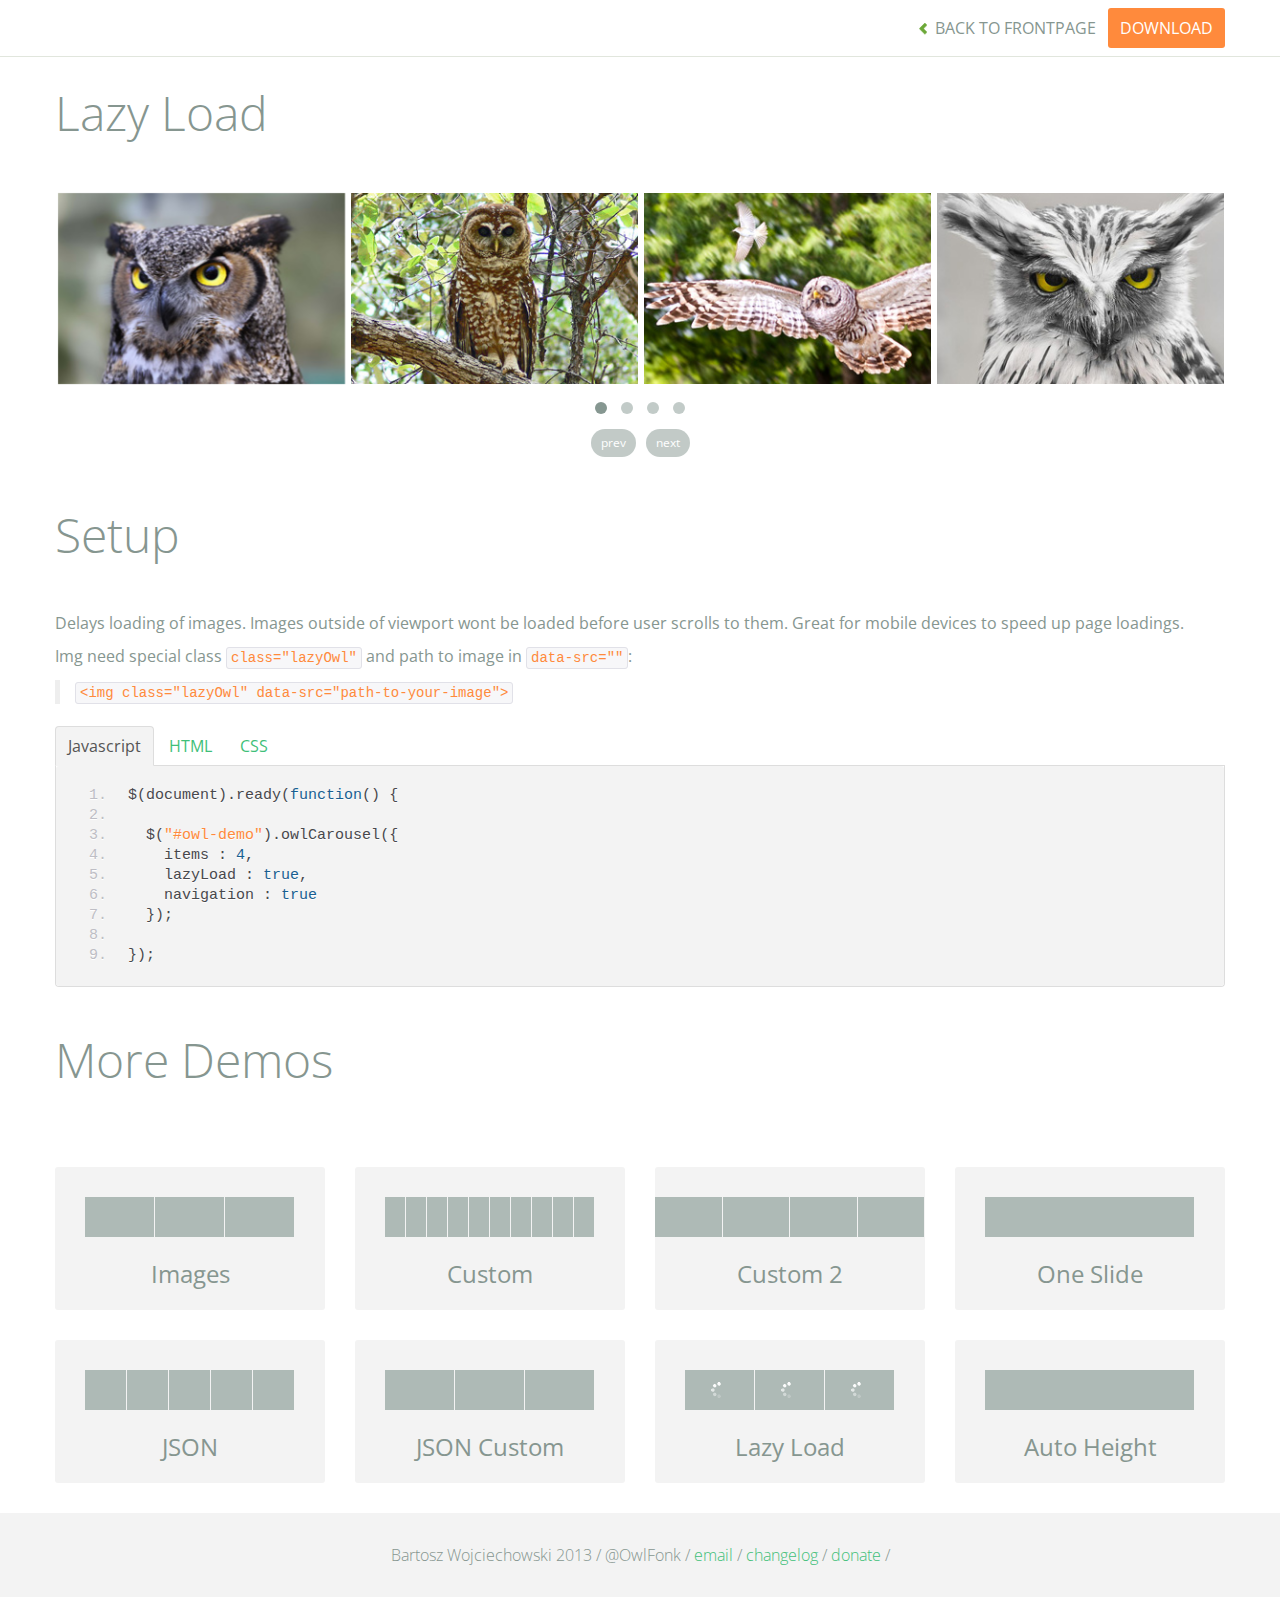
<file: owlcarousel/demos/lazyLoad.html>
<!DOCTYPE html>
<html lang="en">
  <head>
    <meta charset="utf-8">
    <title>Owl Carousel - Lazy Load</title>
    <meta name="viewport" content="width=device-width, initial-scale=1.0">
    <meta name="description" content="jQuery Responsive Carousel - Owl Carusel">
    <meta name="author" content="Bartosz Wojciechowski">
    
    <link href='http://fonts.googleapis.com/css?family=Open+Sans:400italic,400,300,600,700' rel='stylesheet' type='text/css'>
    <link href="../assets/css/bootstrapTheme.css" rel="stylesheet">
    <link href="../assets/css/custom.css" rel="stylesheet">

    <!-- Owl Carousel Assets -->
    <link href="../owl-carousel/owl.carousel.css" rel="stylesheet">
    <link href="../owl-carousel/owl.theme.css" rel="stylesheet">

    <!-- Prettify -->
    <link href="../assets/js/google-code-prettify/prettify.css" rel="stylesheet">
    

    <!-- Le fav and touch icons -->
    <link rel="apple-touch-icon-precomposed" sizes="144x144" href="../assets/ico/apple-touch-icon-144-precomposed.png">
    <link rel="apple-touch-icon-precomposed" sizes="114x114" href="../assets/ico/apple-touch-icon-114-precomposed.png">
      <link rel="apple-touch-icon-precomposed" sizes="72x72" href="../assets/ico/apple-touch-icon-72-precomposed.png">
                    <link rel="apple-touch-icon-precomposed" href="../assets/ico/apple-touch-icon-57-precomposed.png">
                                   <link rel="shortcut icon" href="../assets/ico/favicon.png">
  </head>
  <body>

      <div id="top-nav" class="navbar navbar-fixed-top">
        <div class="navbar-inner">
          <div class="container">
            <button type="button" class="btn btn-navbar" data-toggle="collapse" data-target=".nav-collapse">
            <span class="icon-bar"></span>
            <span class="icon-bar"></span>
            <span class="icon-bar"></span>
          </button>
            <div class="nav-collapse collapse">
            <ul class="nav pull-right">
              <li><a href="../index.html"><i class="icon-chevron-left"></i> Back to Frontpage</a></li>
              <li><a href="../owl.carousel.zip" class="download download-on" data-spy="affix" data-offset-top="450">Download</a></li>
            </ul>
            <ul class="nav pull-left">
              
            </ul>
            </div>
          </div>
        </div>
      </div>
   
    <div id="title">
      <div class="container">
        <div class="row">
          <div class="span12">
            <h1>Lazy Load</h1>
          </div>
        </div>
      </div>
    </div>

      <div id="demo">
        <div class="container">
          <div class="row">
            <div class="span12">

              <div id="owl-demo" class="owl-carousel">
                <div class="item"><img class="lazyOwl" data-src="assets/owl1.jpg" alt="Lazy Owl Image"></div>
                <div class="item"><img class="lazyOwl" data-src="assets/owl2.jpg" alt="Lazy Owl Image"></div>
                <div class="item"><img class="lazyOwl" data-src="assets/owl3.jpg" alt="Lazy Owl Image"></div>
                <div class="item"><img class="lazyOwl" data-src="assets/owl4.jpg" alt="Lazy Owl Image"></div>
                <div class="item"><img class="lazyOwl" data-src="assets/owl5.jpg" alt="Lazy Owl Image"></div>
                <div class="item"><img class="lazyOwl" data-src="assets/owl6.jpg" alt="Lazy Owl Image"></div>
                <div class="item"><img class="lazyOwl" data-src="assets/owl7.jpg" alt="Lazy Owl Image"></div>
                <div class="item"><img class="lazyOwl" data-src="assets/owl8.jpg" alt="Lazy Owl Image"></div>
                <div class="item"><img class="lazyOwl" data-src="assets/owl1.jpg" alt="Lazy Owl Image"></div>
                <div class="item"><img class="lazyOwl" data-src="assets/owl2.jpg" alt="Lazy Owl Image"></div>
                <div class="item"><img class="lazyOwl" data-src="assets/owl3.jpg" alt="Lazy Owl Image"></div>
                <div class="item"><img class="lazyOwl" data-src="assets/owl4.jpg" alt="Lazy Owl Image"></div>
                <div class="item"><img class="lazyOwl" data-src="assets/owl5.jpg" alt="Lazy Owl Image"></div>
                <div class="item"><img class="lazyOwl" data-src="assets/owl6.jpg" alt="Lazy Owl Image"></div>
                <div class="item"><img class="lazyOwl" data-src="assets/owl7.jpg" alt="Lazy Owl Image"></div>
                <div class="item"><img class="lazyOwl" data-src="assets/owl8.jpg" alt="Lazy Owl Image"></div>
              </div>

            </div>
          </div>
        </div>

    </div>

    <div id="example-info">
      <div class="container">
        <div class="row">
          <div class="span12">
            <h1>Setup</h1>
            <p>Delays loading of images. Images outside of viewport wont be loaded before user scrolls to them. Great for mobile devices to speed up page loadings.
            </p>
            <p>
              Img need special class <code>class="lazyOwl"</code> and path to image in <code>data-src=""</code>: 
              <blockquote><code>&lt;img class="lazyOwl" data-src="path-to-your-image"&gt;</code></blockquote>
              </p>
            <ul class="nav nav-tabs" id="myTab">
              <li class="active"><a href="#javascript">Javascript</a></li>
              <li><a href="#HTML">HTML</a></li>
              <li><a href="#CSS">CSS</a></li>
            </ul>
             
            <div class="tab-content">

              <div class="tab-pane active" id="javascript">
<pre class="pre-show prettyprint linenums">
$(document).ready(function() {

  $("#owl-demo").owlCarousel({
    items : 4,
    lazyLoad : true,
    navigation : true
  }); 

});
</pre> 
              </div>

              <div class="tab-pane" id="HTML">
<pre class="pre-show prettyprint linenums">
&lt;div id="owl-demo" class="owl-carousel"&gt;
  &lt;div class="item"&gt;&lt;img class="lazyOwl" data-src="assets/owl1.jpg" alt="Lazy Owl Image"&gt;&lt;/div&gt;
  &lt;div class="item"&gt;&lt;img class="lazyOwl" data-src="assets/owl2.jpg" alt="Lazy Owl Image"&gt;&lt;/div&gt;
  &lt;div class="item"&gt;&lt;img class="lazyOwl" data-src="assets/owl3.jpg" alt="Lazy Owl Image"&gt;&lt;/div&gt;
  &lt;div class="item"&gt;&lt;img class="lazyOwl" data-src="assets/owl4.jpg" alt="Lazy Owl Image"&gt;&lt;/div&gt;
  &lt;div class="item"&gt;&lt;img class="lazyOwl" data-src="assets/owl5.jpg" alt="Lazy Owl Image"&gt;&lt;/div&gt;
  &lt;div class="item"&gt;&lt;img class="lazyOwl" data-src="assets/owl6.jpg" alt="Lazy Owl Image"&gt;&lt;/div&gt;
  &lt;div class="item"&gt;&lt;img class="lazyOwl" data-src="assets/owl7.jpg" alt="Lazy Owl Image"&gt;&lt;/div&gt;
  &lt;div class="item"&gt;&lt;img class="lazyOwl" data-src="assets/owl8.jpg" alt="Lazy Owl Image"&gt;&lt;/div&gt;
  &lt;div class="item"&gt;&lt;img class="lazyOwl" data-src="assets/owl1.jpg" alt="Lazy Owl Image"&gt;&lt;/div&gt;
  &lt;div class="item"&gt;&lt;img class="lazyOwl" data-src="assets/owl2.jpg" alt="Lazy Owl Image"&gt;&lt;/div&gt;
  &lt;div class="item"&gt;&lt;img class="lazyOwl" data-src="assets/owl3.jpg" alt="Lazy Owl Image"&gt;&lt;/div&gt;
  &lt;div class="item"&gt;&lt;img class="lazyOwl" data-src="assets/owl4.jpg" alt="Lazy Owl Image"&gt;&lt;/div&gt;
  &lt;div class="item"&gt;&lt;img class="lazyOwl" data-src="assets/owl5.jpg" alt="Lazy Owl Image"&gt;&lt;/div&gt;
  &lt;div class="item"&gt;&lt;img class="lazyOwl" data-src="assets/owl6.jpg" alt="Lazy Owl Image"&gt;&lt;/div&gt;
  &lt;div class="item"&gt;&lt;img class="lazyOwl" data-src="assets/owl7.jpg" alt="Lazy Owl Image"&gt;&lt;/div&gt;
  &lt;div class="item"&gt;&lt;img class="lazyOwl" data-src="assets/owl8.jpg" alt="Lazy Owl Image"&gt;&lt;/div&gt;
&lt;/div&gt;
</pre>
              </div>

              <div class="tab-pane" id="CSS">
<pre class="pre-show prettyprint linenums">
#owl-demo .item{
  margin: 3px;
}
#owl-demo .item img{
  display: block;
  width: 100%;
  height: auto;
}
</pre>
</div>
            </div><!--End Tab Content-->

          </div>
        </div>
      </div>
    </div>

    <div id="more">
      <div class="container">

        <div class="row">
          <div class="span12">
            <h1>More Demos</h1>
          </div>
        </div>

        <div class="row demos-row">
          <div class="span3">
            <a href="images.html" class="demo-box">
              <div class="demo-wrapper demo-images clearfix">
                <div class="demo-slide"><div class="bg"></div></div>
                <div class="demo-slide"><div class="bg"></div></div>
                <div class="demo-slide"><div class="bg"></div></div>
              </div>
              <h3>Images</h3>
            </a>
          </div>

          <div class="span3">
            <a href="custom.html" class="demo-box">
              <div class="demo-wrapper demo-custom clearfix">
                <div class="demo-slide"><div class="bg"></div></div>
                <div class="demo-slide"><div class="bg"></div></div>
                <div class="demo-slide"><div class="bg"></div></div>
                <div class="demo-slide"><div class="bg"></div></div>
                <div class="demo-slide"><div class="bg"></div></div>
                <div class="demo-slide"><div class="bg"></div></div>
                <div class="demo-slide"><div class="bg"></div></div>
                <div class="demo-slide"><div class="bg"></div></div>
                <div class="demo-slide"><div class="bg"></div></div>
                <div class="demo-slide"><div class="bg"></div></div>
              </div>
              <h3>Custom</h3>
            </a>
          </div>

          <div class="span3">
            <a href="itemsCustom.html" class="demo-box">
              <div class="demo-wrapper demo-full clearfix">
                <div class="demo-slide"><div class="bg"></div></div>
                <div class="demo-slide"><div class="bg"></div></div>
                <div class="demo-slide"><div class="bg"></div></div>
                <div class="demo-slide"><div class="bg"></div></div>
              </div>
              <h3>Custom 2</h3>
            </a>
          </div>

          <div class="span3">
            <a href="one.html" class="demo-box">
              <div class="demo-wrapper demo-one clearfix">
                <div class="demo-slide"><div class="bg"></div></div>
              </div>
              <h3>One Slide</h3>
            </a>
          </div>

        </div>
        <div class="row demos-row">
          <div class="span3">
            <a href="json.html" class="demo-box">
              <div class="demo-wrapper demo-Json clearfix">
                <div class="demo-slide"><div class="bg"></div></div>
                <div class="demo-slide"><div class="bg"></div></div>
                <div class="demo-slide"><div class="bg"></div></div>
                <div class="demo-slide"><div class="bg"></div></div>
                <div class="demo-slide"><div class="bg"></div></div>
              </div>
              <h3>JSON</h3>
            </a>
          </div>

          <div class="span3">
            <a href="customJson.html" class="demo-box">
              <div class="demo-wrapper demo-Json-custom clearfix">
                <div class="demo-slide"><div class="bg"></div></div>
                <div class="demo-slide"><div class="bg"></div></div>
                <div class="demo-slide"><div class="bg"></div></div>
              </div>
              <h3>JSON Custom</h3>
            </a>
          </div>

          <div class="span3">
            <a href="lazyLoad.html" class="demo-box">
              <div class="demo-wrapper demo-lazy clearfix">
                <div class="demo-slide"><div class="bg"></div></div>
                <div class="demo-slide"><div class="bg"></div></div>
                <div class="demo-slide"><div class="bg"></div></div>
              </div>
              <h3>Lazy Load</h3>
            </a>
          </div>

          <div class="span3">
            <a href="autoHeight.html" class="demo-box">
              <div class="demo-wrapper demo-height clearfix">
                <div class="demo-slide"><div class="bg"></div></div>
              </div>
              <h3>Auto Height</h3>
            </a>
          </div>

        </div>
      </div>
    </div>    

    <div id="footer">
      <div class="container">
        <div class="row">
          <div class="span12">
            <h5>Bartosz Wojciechowski 2013 / @OwlFonk / 
            <a href="mailto:owl@owlgraphic.com?subject=Hey Owl!">email</a> / 
            <a href="../changelog.html">changelog</a> /
            <a href="https://www.paypal.com/cgi-bin/webscr?cmd=_s-xclick&hosted_button_id=EFSGXZS7V2U9N">donate</a> / 
            <a href="https://twitter.com/share" class="twitter-share-button" data-url="http://owlgraphic.com/owlcarousel/" data-text="Awesome jQuery Owl Carousel Responsive Plugin" data-via="OwlFonk" data-count="none" data-hashtags="owlcarousel"></a>
            <script>
            var owldomain = window.location.hostname.indexOf("owlgraphic");
            if(owldomain !== -1){
              !function(d,s,id){var js,fjs=d.getElementsByTagName(s)[0],p=/^http:/.test(d.location)?'http':'https';if(!d.getElementById(id)){js=d.createElement(s);js.id=id;js.src=p+'://platform.twitter.com/widgets.js';fjs.parentNode.insertBefore(js,fjs);}}(document, 'script', 'twitter-wjs');
            }
            </script>
            </h5>
          </div>
        </div>
      </div>
    </div>


    <script src="../assets/js/jquery-1.9.1.min.js"></script> 
    <script src="../owl-carousel/owl.carousel.js"></script>


    <!-- Demo -->

    <style>
    #owl-demo .item{
        margin: 3px;
    }
    #owl-demo .item img{
        display: block;
        width: 100%;
        height: auto;
    }
    </style>


    <script>
    $(document).ready(function() {

      $("#owl-demo").owlCarousel({
        items : 4,
        lazyLoad : true,
        navigation : true
      });

    });
    </script>


    <script src="../assets/js/bootstrap-collapse.js"></script>
    <script src="../assets/js/bootstrap-transition.js"></script>
    <script src="../assets/js/bootstrap-tab.js"></script>

    <script src="../assets/js/google-code-prettify/prettify.js"></script>
	  <script src="../assets/js/application.js"></script>

  </body>
</html>
</file>
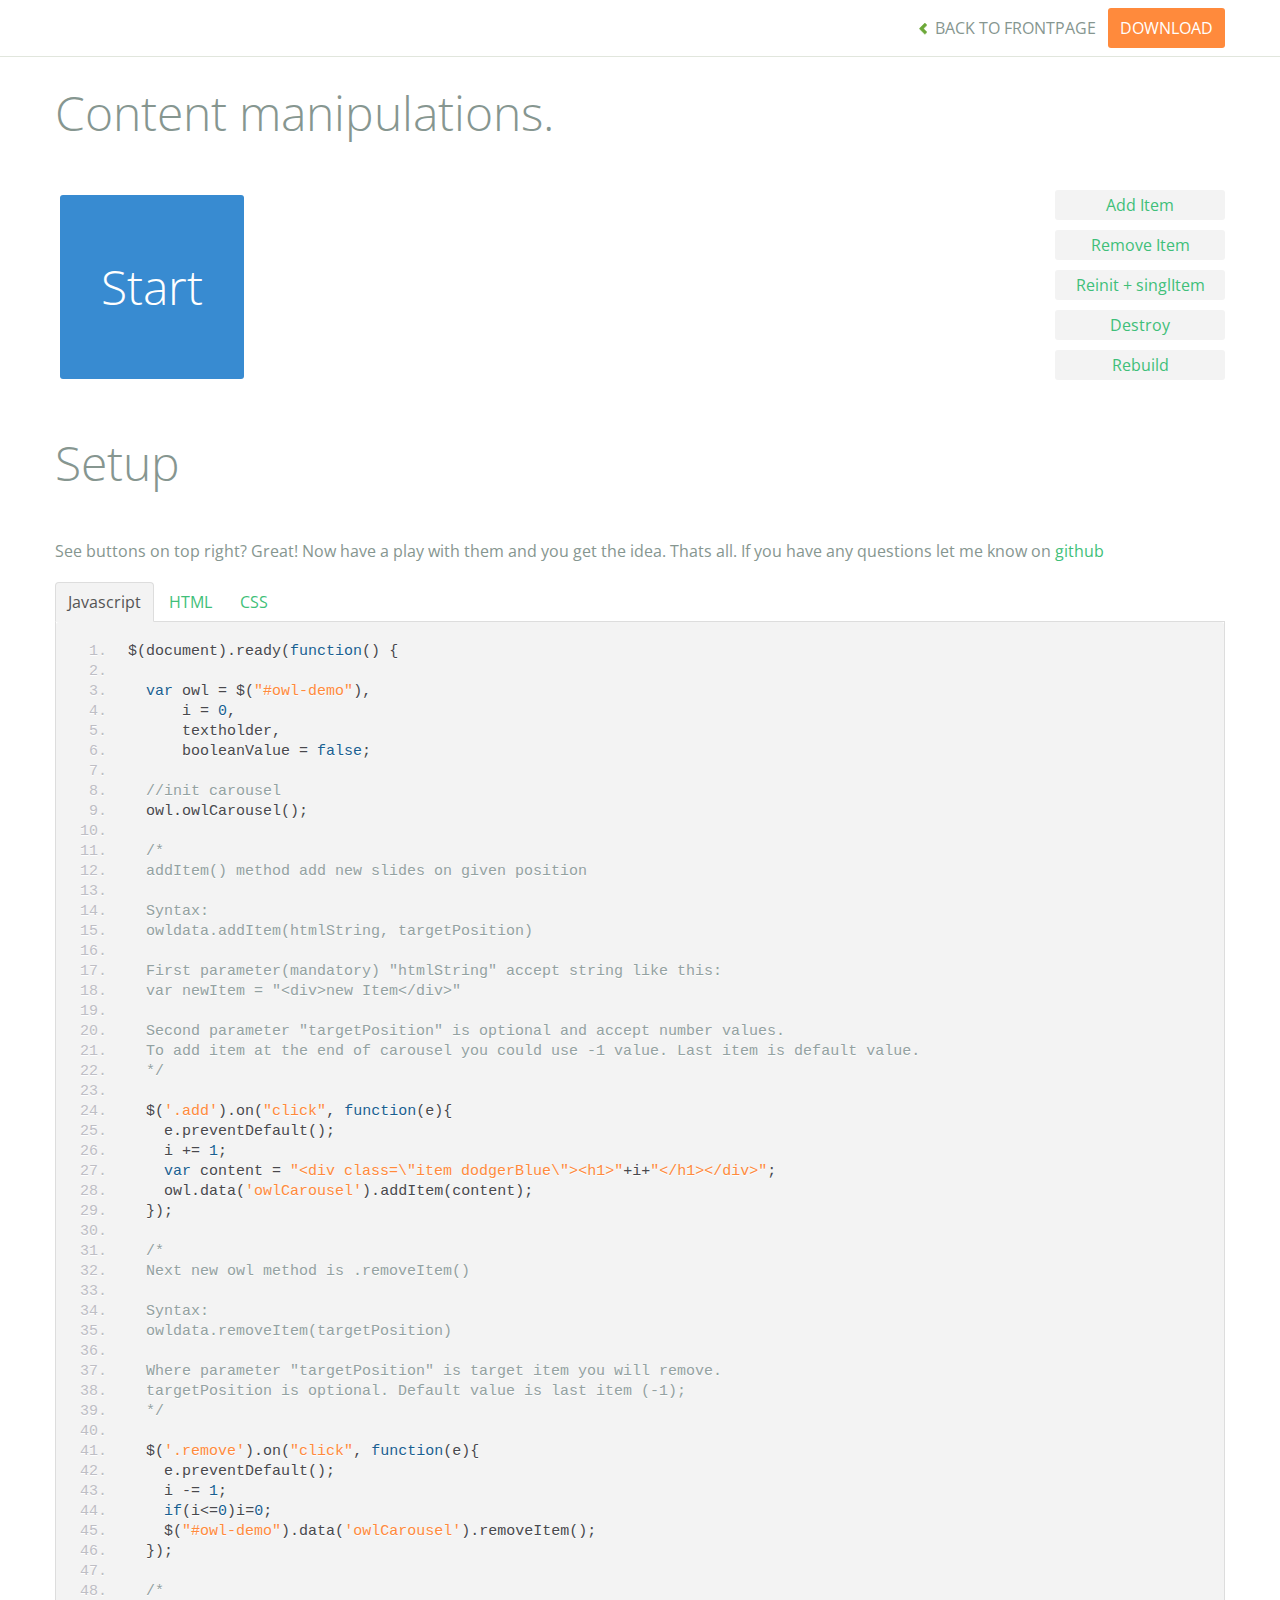
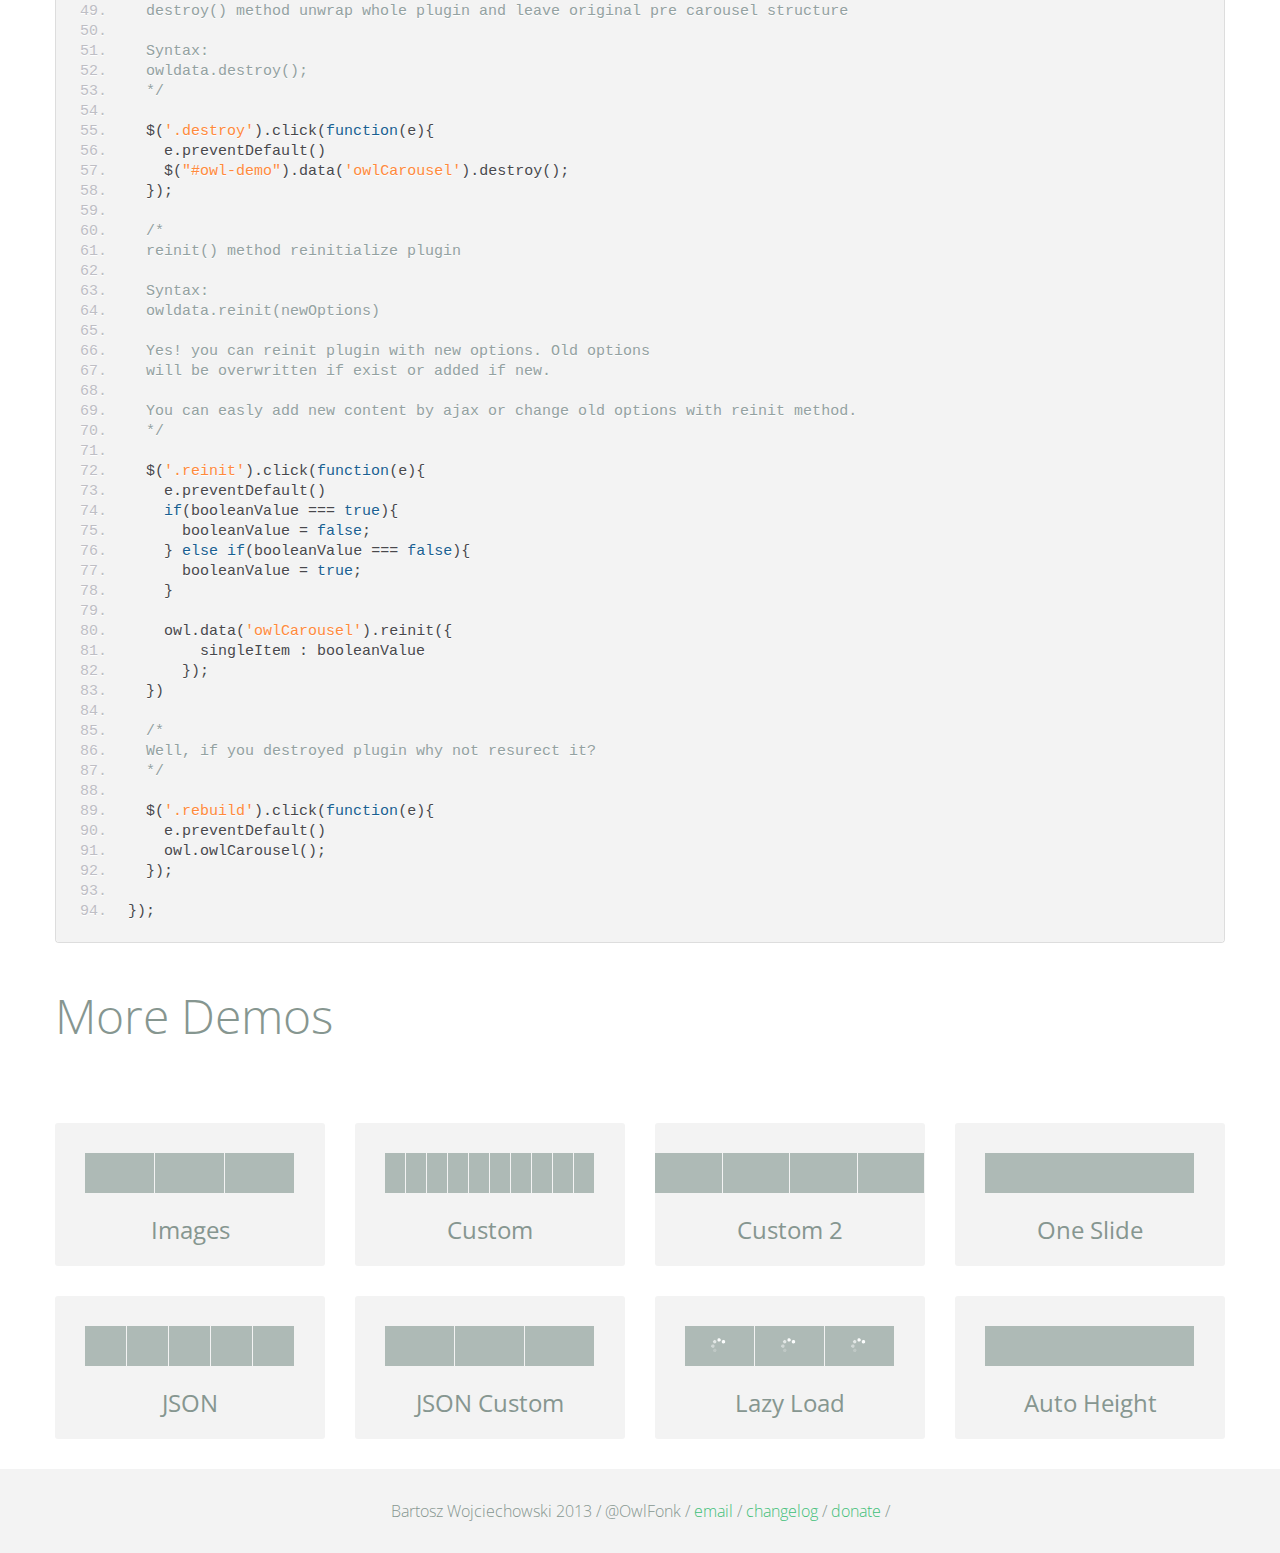
<file: owlcarousel/demos/manipulations.html>
<!DOCTYPE html>
<html lang="en">
  <head>
    <meta charset="utf-8">
    <title>Owl Carousel - Content Manipulations</title>
    <meta name="viewport" content="width=device-width, initial-scale=1.0">
    <meta name="description" content="jQuery Responsive Carousel - Owl Carusel">
    <meta name="author" content="Bartosz Wojciechowski">
    
    <link href='http://fonts.googleapis.com/css?family=Open+Sans:400italic,400,300,600,700' rel='stylesheet' type='text/css'>
    <link href="../assets/css/bootstrapTheme.css" rel="stylesheet">
    <link href="../assets/css/custom.css" rel="stylesheet">

    <!-- Owl Carousel Assets -->
    <link href="../owl-carousel/owl.carousel.css" rel="stylesheet">
    <link href="../owl-carousel/owl.theme.css" rel="stylesheet">

    <!-- Prettify -->
    <link href="../assets/js/google-code-prettify/prettify.css" rel="stylesheet">
    

    <!-- Le fav and touch icons -->
    <link rel="apple-touch-icon-precomposed" sizes="144x144" href="../assets/ico/apple-touch-icon-144-precomposed.png">
    <link rel="apple-touch-icon-precomposed" sizes="114x114" href="../assets/ico/apple-touch-icon-114-precomposed.png">
      <link rel="apple-touch-icon-precomposed" sizes="72x72" href="../assets/ico/apple-touch-icon-72-precomposed.png">
                    <link rel="apple-touch-icon-precomposed" href="../assets/ico/apple-touch-icon-57-precomposed.png">
                                   <link rel="shortcut icon" href="../assets/ico/favicon.png">
  </head>
  <body>

      <div id="top-nav" class="navbar navbar-fixed-top">
        <div class="navbar-inner">
          <div class="container">
            <button type="button" class="btn btn-navbar" data-toggle="collapse" data-target=".nav-collapse">
            <span class="icon-bar"></span>
            <span class="icon-bar"></span>
            <span class="icon-bar"></span>
          </button>
            <div class="nav-collapse collapse">
            <ul class="nav pull-right">
              <li><a href="../index.html"><i class="icon-chevron-left"></i> Back to Frontpage</a></li>
              <li><a href="../owl.carousel.zip" class="download download-on" data-spy="affix" data-offset-top="450">Download</a></li>
            </ul>
            <ul class="nav pull-left">
              
            </ul>
            </div>
          </div>
        </div>
      </div>
   
    <div id="title">
      <div class="container">
        <div class="row">
          <div class="span12">
            <h1>Content manipulations.</h1>
          </div>
        </div>
      </div>
    </div>

      <div id="demo">
        <div class="container">
          <div class="row">

            <div class="span10">
              <div id="owl-demo" class="owl-carousel">
                <div class="item dodgerBlue"><h1>Start</h1></div>
              </div>
            </div>

            <div class="span2">
              
              <div class="left">
                <a href="" class="btn add">Add Item</a>
              </div>

              <div class="left">
                <a href="" class="btn remove">Remove Item</a>
              </div>

              <div class="left">
              <a class="btn reinit" href="">Reinit + singlItem</a>
              </div>

              <div class="left">
              <a class="btn destroy" href="">Destroy</a>
              </div>

              <div class="left">
              <a class="btn rebuild" href="">Rebuild</a>              
              </div>

            </div>

          </div>
        </div>

    </div>

    <div id="example-info">
      <div class="container">
        <div class="row">
          <div class="span12">
            <h1>Setup</h1>
            <p>See buttons on top right? Great! Now have a play with them and you get the idea. Thats all. If you have any questions let me know on <a href="https://github.com/OwlFonk/OwlCarousel">github</a> </p>
            <ul class="nav nav-tabs" id="myTab">
              <li class="active"><a href="#javascript">Javascript</a></li>
              <li><a href="#HTML">HTML</a></li>
              <li><a href="#CSS">CSS</a></li>
            </ul>
             
            <div class="tab-content">

              <div class="tab-pane active" id="javascript">
<pre class="pre-show prettyprint linenums">
$(document).ready(function() {

  var owl = $("#owl-demo"),
      i = 0,
      textholder,
      booleanValue = false;

  //init carousel
  owl.owlCarousel();

  /*
  addItem() method add new slides on given position

  Syntax:
  owldata.addItem(htmlString, targetPosition)

  First parameter(mandatory) "htmlString" accept string like this:
  var newItem = "&lt;div&gt;new Item&lt;/div&gt;"
  
  Second parameter "targetPosition" is optional and accept number values. 
  To add item at the end of carousel you could use -1 value. Last item is default value.
  */
  
  $('.add').on("click", function(e){
    e.preventDefault();
    i += 1;
    var content = "&lt;div class=\"item dodgerBlue\"&gt;&lt;h1&gt;"+i+"&lt;/h1&gt;&lt;/div&gt;";
    owl.data('owlCarousel').addItem(content);
  });

  /*
  Next new owl method is .removeItem()

  Syntax:
  owldata.removeItem(targetPosition)

  Where parameter "targetPosition" is target item you will remove. 
  targetPosition is optional. Default value is last item (-1);
  */

  $('.remove').on("click", function(e){
    e.preventDefault();
    i -= 1;
    if(i&lt;=0)i=0;
    $("#owl-demo").data('owlCarousel').removeItem();
  });

  /*
  destroy() method unwrap whole plugin and leave original pre carousel structure
  
  Syntax:
  owldata.destroy();
  */

  $('.destroy').click(function(e){
    e.preventDefault()
    $("#owl-demo").data('owlCarousel').destroy();
  });

  /*
  reinit() method reinitialize plugin 

  Syntax:
  owldata.reinit(newOptions)

  Yes! you can reinit plugin with new options. Old options
  will be overwritten if exist or added if new.

  You can easly add new content by ajax or change old options with reinit method.
  */

  $('.reinit').click(function(e){
    e.preventDefault()
    if(booleanValue === true){
      booleanValue = false;
    } else if(booleanValue === false){
      booleanValue = true;
    }

    owl.data('owlCarousel').reinit({
        singleItem : booleanValue
      });
  })

  /*
  Well, if you destroyed plugin why not resurect it?
  */

  $('.rebuild').click(function(e){
    e.preventDefault()
    owl.owlCarousel();
  });

});
</pre>  

              </div>

              <div class="tab-pane" id="HTML">
<pre class="pre-show prettyprint linenums">
&lt;div id="owl-demo" class="owl-carousel"&gt;
  &lt;div class="item dodgerBlue"&gt;&lt;h1&gt;Start&lt;/h1&gt;&lt;/div&gt;
&lt;/div&gt;
</pre>
              </div>

              <div class="tab-pane" id="CSS">
<pre class="pre-show prettyprint linenums">
#owl-demo .item{
  display: block;
  padding: 54px 0px;
  margin: 5px;
  color: #FFF;
  -webkit-border-radius: 3px;
  -moz-border-radius: 3px;
  border-radius: 3px;
  text-align: center;
}
.left{
  text-align: left;
  margin-bottom: 10px;
}
.left .btn {
  display: block;
}
</pre>
              </div>
            </div><!--End Tab Content-->

          </div>
        </div>
      </div>
    </div>

    <div id="more">
      <div class="container">

        <div class="row">
          <div class="span12">
            <h1>More Demos</h1>
          </div>
        </div>

        <div class="row demos-row">
          <div class="span3">
            <a href="images.html" class="demo-box">
              <div class="demo-wrapper demo-images clearfix">
                <div class="demo-slide"><div class="bg"></div></div>
                <div class="demo-slide"><div class="bg"></div></div>
                <div class="demo-slide"><div class="bg"></div></div>
              </div>
              <h3>Images</h3>
            </a>
          </div>

          <div class="span3">
            <a href="custom.html" class="demo-box">
              <div class="demo-wrapper demo-custom clearfix">
                <div class="demo-slide"><div class="bg"></div></div>
                <div class="demo-slide"><div class="bg"></div></div>
                <div class="demo-slide"><div class="bg"></div></div>
                <div class="demo-slide"><div class="bg"></div></div>
                <div class="demo-slide"><div class="bg"></div></div>
                <div class="demo-slide"><div class="bg"></div></div>
                <div class="demo-slide"><div class="bg"></div></div>
                <div class="demo-slide"><div class="bg"></div></div>
                <div class="demo-slide"><div class="bg"></div></div>
                <div class="demo-slide"><div class="bg"></div></div>
              </div>
              <h3>Custom</h3>
            </a>
          </div>

          <div class="span3">
            <a href="itemsCustom.html" class="demo-box">
              <div class="demo-wrapper demo-full clearfix">
                <div class="demo-slide"><div class="bg"></div></div>
                <div class="demo-slide"><div class="bg"></div></div>
                <div class="demo-slide"><div class="bg"></div></div>
                <div class="demo-slide"><div class="bg"></div></div>
              </div>
              <h3>Custom 2</h3>
            </a>
          </div>

          <div class="span3">
            <a href="one.html" class="demo-box">
              <div class="demo-wrapper demo-one clearfix">
                <div class="demo-slide"><div class="bg"></div></div>
              </div>
              <h3>One Slide</h3>
            </a>
          </div>

        </div>
        <div class="row demos-row">
          <div class="span3">
            <a href="json.html" class="demo-box">
              <div class="demo-wrapper demo-Json clearfix">
                <div class="demo-slide"><div class="bg"></div></div>
                <div class="demo-slide"><div class="bg"></div></div>
                <div class="demo-slide"><div class="bg"></div></div>
                <div class="demo-slide"><div class="bg"></div></div>
                <div class="demo-slide"><div class="bg"></div></div>
              </div>
              <h3>JSON</h3>
            </a>
          </div>

          <div class="span3">
            <a href="customJson.html" class="demo-box">
              <div class="demo-wrapper demo-Json-custom clearfix">
                <div class="demo-slide"><div class="bg"></div></div>
                <div class="demo-slide"><div class="bg"></div></div>
                <div class="demo-slide"><div class="bg"></div></div>
              </div>
              <h3>JSON Custom</h3>
            </a>
          </div>

          <div class="span3">
            <a href="lazyLoad.html" class="demo-box">
              <div class="demo-wrapper demo-lazy clearfix">
                <div class="demo-slide"><div class="bg"></div></div>
                <div class="demo-slide"><div class="bg"></div></div>
                <div class="demo-slide"><div class="bg"></div></div>
              </div>
              <h3>Lazy Load</h3>
            </a>
          </div>

          <div class="span3">
            <a href="autoHeight.html" class="demo-box">
              <div class="demo-wrapper demo-height clearfix">
                <div class="demo-slide"><div class="bg"></div></div>
              </div>
              <h3>Auto Height</h3>
            </a>
          </div>

        </div>
      </div>
    </div>
 
    <div id="footer">
      <div class="container">
        <div class="row">
          <div class="span12">
            <h5>Bartosz Wojciechowski 2013 / @OwlFonk / 
            <a href="mailto:owl@owlgraphic.com?subject=Hey Owl!">email</a> / 
            <a href="../changelog.html">changelog</a> /
            <a href="https://www.paypal.com/cgi-bin/webscr?cmd=_s-xclick&hosted_button_id=EFSGXZS7V2U9N">donate</a> / 
            <a href="https://twitter.com/share" class="twitter-share-button" data-url="http://owlgraphic.com/owlcarousel/" data-text="Awesome jQuery Owl Carousel Responsive Plugin" data-via="OwlFonk" data-count="none" data-hashtags="owlcarousel"></a>
            <script>
            var owldomain = window.location.hostname.indexOf("owlgraphic");
            if(owldomain !== -1){
              !function(d,s,id){var js,fjs=d.getElementsByTagName(s)[0],p=/^http:/.test(d.location)?'http':'https';if(!d.getElementById(id)){js=d.createElement(s);js.id=id;js.src=p+'://platform.twitter.com/widgets.js';fjs.parentNode.insertBefore(js,fjs);}}(document, 'script', 'twitter-wjs');
            }
            </script>
            </h5>
          </div>
        </div>
      </div>
    </div>

    <script src="../assets/js/jquery-1.9.1.min.js"></script> 
    <script src="../owl-carousel/owl.carousel.js"></script>


    <!-- Demo -->

    <style>
      #owl-demo .item{
        display: block;
        padding: 54px 0px;
        margin: 5px;
        color: #FFF;
        -webkit-border-radius: 3px;
        -moz-border-radius: 3px;
        border-radius: 3px;
        text-align: center;
      }
      .left{
        text-align: left;
        margin-bottom: 10px;
      }
      .left .btn {
        display: block;
      }
    </style>


    <script>
    $(document).ready(function() {

      var owl = $("#owl-demo"),
          i = 0,
          textholder,
          booleanValue = false;

      //init carousel
      owl.owlCarousel();

      /*
      addItem() method add new slides on given position

      Syntax:
      owldata.addItem(htmlString, targetPosition)

      First parameter(mandatory) "htmlString" accept string like this:
      var newItem = "<div>new Item</div>"
      
      Second parameter "targetPosition" is optional and accept number values. 
      To add item at the end of carousel you could use -1 value. Last item is default value.
      */
      
      $('.add').on("click", function(e){
        e.preventDefault();
        i += 1;
        var content = "<div class=\"item dodgerBlue\"><h1>"+i+"</h1></div>";
        owl.data('owlCarousel').addItem(content);
      });

      /*
      Next new owl method is .removeItem()

      Syntax:
      owldata.removeItem(targetPosition)

      Where parameter "targetPosition" is target item you will remove. 
      targetPosition is optional. Default value is last item (-1);
      */

      $('.remove').on("click", function(e){
        e.preventDefault();
        i -= 1;
        if(i<=0)i=0;
        $("#owl-demo").data('owlCarousel').removeItem();
      });

      /*
      destroy() method unwrap whole plugin and leave original pre carousel structure
      
      Syntax:
      owldata.destroy();
      */

      $('.destroy').click(function(e){
        e.preventDefault()
        $("#owl-demo").data('owlCarousel').destroy();
      });

      /*
      reinit() method reinitialize plugin 

      Syntax:
      owldata.reinit(newOptions)

      Yes! you can reinit plugin with new options. Old options
      will be overwritten if exist or added if new.

      You can easly add new content by ajax or change old options with reinit method.
      */

      $('.reinit').click(function(e){
        e.preventDefault()
        if(booleanValue === true){
          booleanValue = false;
        } else if(booleanValue === false){
          booleanValue = true;
        }

        owl.data('owlCarousel').reinit({
            singleItem : booleanValue
          });
      })

      /*
      Well, if you destroyed plugin why not resurect it?
      */

      $('.rebuild').click(function(e){
        e.preventDefault()
        owl.owlCarousel();
      });

    });
    </script>


    <script src="../assets/js/bootstrap-collapse.js"></script>
    <script src="../assets/js/bootstrap-transition.js"></script>
    <script src="../assets/js/bootstrap-tab.js"></script>

    <script src="../assets/js/google-code-prettify/prettify.js"></script>
    <script src="../assets/js/application.js"></script>

  </body>
</html>
</file>
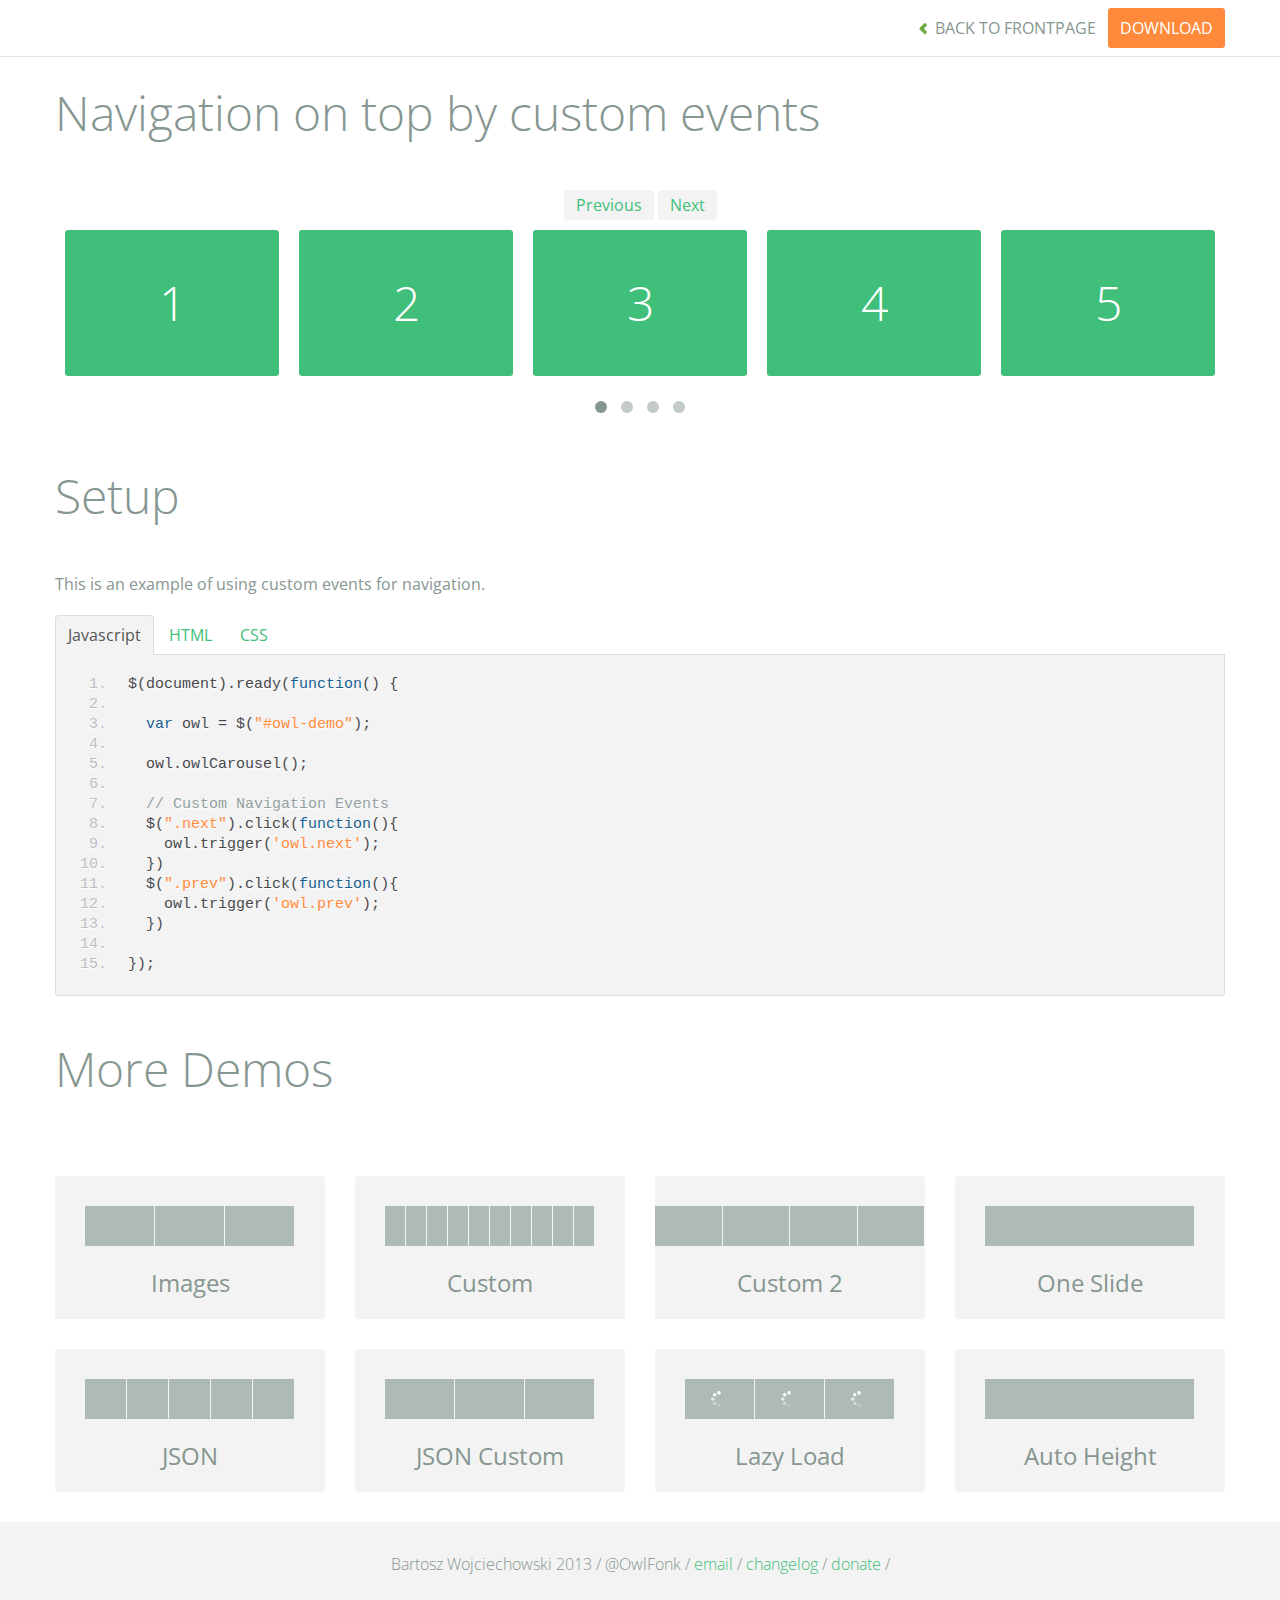
<file: owlcarousel/demos/navOnTop.html>
<!DOCTYPE html>
<html lang="en">
  <head>
    <meta charset="utf-8">
    <title>Owl Carousel - Navigation on top</title>
    <meta name="viewport" content="width=device-width, initial-scale=1.0">
    <meta name="description" content="jQuery Responsive Carousel - Owl Carusel">
    <meta name="author" content="Bartosz Wojciechowski">

    <link href='http://fonts.googleapis.com/css?family=Open+Sans:400italic,400,300,600,700' rel='stylesheet' type='text/css'>
    <link href="../assets/css/bootstrapTheme.css" rel="stylesheet">
    <link href="../assets/css/custom.css" rel="stylesheet">

    <!-- Owl Carousel Assets -->
    <link href="../owl-carousel/owl.carousel.css" rel="stylesheet">
    <link href="../owl-carousel/owl.theme.css" rel="stylesheet">

    <link href="../assets/js/google-code-prettify/prettify.css" rel="stylesheet">

    <!-- Le fav and touch icons -->
    <link rel="apple-touch-icon-precomposed" sizes="144x144" href="../assets/ico/apple-touch-icon-144-precomposed.png">
    <link rel="apple-touch-icon-precomposed" sizes="114x114" href="../assets/ico/apple-touch-icon-114-precomposed.png">
      <link rel="apple-touch-icon-precomposed" sizes="72x72" href="../assets/ico/apple-touch-icon-72-precomposed.png">
                    <link rel="apple-touch-icon-precomposed" href="../assets/ico/apple-touch-icon-57-precomposed.png">
                                   <link rel="shortcut icon" href="../assets/ico/favicon.png">
  </head>
  <body>

      <div id="top-nav" class="navbar navbar-fixed-top">
        <div class="navbar-inner">
          <div class="container">
            <button type="button" class="btn btn-navbar" data-toggle="collapse" data-target=".nav-collapse">
            <span class="icon-bar"></span>
            <span class="icon-bar"></span>
            <span class="icon-bar"></span>
          </button>
            <div class="nav-collapse collapse">
            <ul class="nav pull-right">
              <li><a href="../index.html"><i class="icon-chevron-left"></i> Back to Frontpage</a></li>
              <li><a href="../owl.carousel.zip" class="download download-on" data-spy="affix" data-offset-top="450">Download</a></li>
            </ul>
            <ul class="nav pull-left">
              
            </ul>
            </div>
          </div>
        </div>
      </div>
   
    <div id="title">
      <div class="container">
        <div class="row">
          <div class="span12">
            <h1>Navigation on top by custom events</h1>
          </div>
        </div>
      </div>
    </div>

      <div id="demo">
        <div class="container">
          <div class="row">
            <div class="span12">

              <div class="customNavigation">
                <a class="btn prev">Previous</a>
                <a class="btn next">Next</a>
              </div>

              <div id="owl-demo" class="owl-carousel">
                
                <div class="item"><h1>1</h1></div>
                <div class="item"><h1>2</h1></div>
                <div class="item"><h1>3</h1></div>
                <div class="item"><h1>4</h1></div>
                <div class="item"><h1>5</h1></div>
                <div class="item"><h1>6</h1></div>
                <div class="item"><h1>7</h1></div>
                <div class="item"><h1>8</h1></div>
                <div class="item"><h1>9</h1></div>
                <div class="item"><h1>10</h1></div>
                <div class="item"><h1>11</h1></div>
                <div class="item"><h1>12</h1></div>
                <div class="item"><h1>13</h1></div>
                <div class="item"><h1>14</h1></div>
                <div class="item"><h1>15</h1></div>
                <div class="item"><h1>16</h1></div>

              </div>
              

            </div>
          </div>
        </div>

    </div>

    <div id="example-info">
      <div class="container">
        <div class="row">
          <div class="span12">
            <h1>Setup</h1>
            <p>This is an example of using custom events for navigation.
            </p>
            <ul class="nav nav-tabs" id="myTab">
              <li class="active"><a href="#javascript">Javascript</a></li>
              <li><a href="#HTML">HTML</a></li>
              <li><a href="#CSS">CSS</a></li>
            </ul>
             
            <div class="tab-content">

              <div class="tab-pane active" id="javascript">
<pre class="pre-show prettyprint linenums">
$(document).ready(function() {

  var owl = &#36;("#owl-demo")&#59;

  owl.owlCarousel()&#59;

  // Custom Navigation Events
  $(".next").click(function(){
    owl.trigger('owl.next')&#59;
  })
  $(".prev").click(function(){
    owl.trigger('owl.prev')&#59;
  })

})&#59;
</pre>

              </div>

              <div class="tab-pane" id="HTML">
<pre class="pre-show prettyprint linenums">
&lt;div class="customNavigation"&gt;
  &lt;a class="btn prev"&gt;Previous&lt;/a&gt;
  &lt;a class="btn next"&gt;Next&lt;/a&gt;
&lt;/div&gt;

&lt;div id="owl-demo" class="owl-carousel owl-theme"&gt;
  &lt;div class="item"&gt;&lt;h1&gt;1&lt;/h1&gt;&lt;/div&gt;
  &lt;div class="item"&gt;&lt;h1&gt;2&lt;/h1&gt;&lt;/div&gt;
  &lt;div class="item"&gt;&lt;h1&gt;3&lt;/h1&gt;&lt;/div&gt;
  &lt;div class="item"&gt;&lt;h1&gt;4&lt;/h1&gt;&lt;/div&gt;
  &lt;div class="item"&gt;&lt;h1&gt;5&lt;/h1&gt;&lt;/div&gt;
  &lt;div class="item"&gt;&lt;h1&gt;6&lt;/h1&gt;&lt;/div&gt;
  &lt;div class="item"&gt;&lt;h1&gt;7&lt;/h1&gt;&lt;/div&gt;
  &lt;div class="item"&gt;&lt;h1&gt;8&lt;/h1&gt;&lt;/div&gt;
  &lt;div class="item"&gt;&lt;h1&gt;9&lt;/h1&gt;&lt;/div&gt;
  &lt;div class="item"&gt;&lt;h1&gt;10&lt;/h1&gt;&lt;/div&gt;
  &lt;div class="item"&gt;&lt;h1&gt;11&lt;/h1&gt;&lt;/div&gt;
  &lt;div class="item"&gt;&lt;h1&gt;12&lt;/h1&gt;&lt;/div&gt;
  &lt;div class="item"&gt;&lt;h1&gt;13&lt;/h1&gt;&lt;/div&gt;
  &lt;div class="item"&gt;&lt;h1&gt;14&lt;/h1&gt;&lt;/div&gt;
  &lt;div class="item"&gt;&lt;h1&gt;15&lt;/h1&gt;&lt;/div&gt;
  &lt;div class="item"&gt;&lt;h1&gt;16&lt;/h1&gt;&lt;/div&gt;
&lt;/div&gt;
</pre>
              </div>

              <div class="tab-pane" id="CSS">
<pre class="pre-show prettyprint linenums">
#owl-demo .item{
  background: #3fbf79;
  padding: 30px 0px;
  margin: 10px;
  color: #FFF;
  -webkit-border-radius: 3px;
  -moz-border-radius: 3px;
  border-radius: 3px;
  text-align: center;
}
.customNavigation{
  text-align: center;
}
//use styles below to disable ugly selection
.customNavigation a{
  -webkit-user-select: none;
  -khtml-user-select: none;
  -moz-user-select: none;
  -ms-user-select: none;
  user-select: none;
  -webkit-tap-highlight-color: rgba(0, 0, 0, 0);
}

</pre>
              </div>
            </div><!--End Tab Content-->

          </div>
        </div>
      </div>
    </div>

    <div id="more">
      <div class="container">

        <div class="row">
          <div class="span12">
            <h1>More Demos</h1>
          </div>
        </div>

        <div class="row demos-row">
          <div class="span3">
            <a href="images.html" class="demo-box">
              <div class="demo-wrapper demo-images clearfix">
                <div class="demo-slide"><div class="bg"></div></div>
                <div class="demo-slide"><div class="bg"></div></div>
                <div class="demo-slide"><div class="bg"></div></div>
              </div>
              <h3>Images</h3>
            </a>
          </div>

          <div class="span3">
            <a href="custom.html" class="demo-box">
              <div class="demo-wrapper demo-custom clearfix">
                <div class="demo-slide"><div class="bg"></div></div>
                <div class="demo-slide"><div class="bg"></div></div>
                <div class="demo-slide"><div class="bg"></div></div>
                <div class="demo-slide"><div class="bg"></div></div>
                <div class="demo-slide"><div class="bg"></div></div>
                <div class="demo-slide"><div class="bg"></div></div>
                <div class="demo-slide"><div class="bg"></div></div>
                <div class="demo-slide"><div class="bg"></div></div>
                <div class="demo-slide"><div class="bg"></div></div>
                <div class="demo-slide"><div class="bg"></div></div>
              </div>
              <h3>Custom</h3>
            </a>
          </div>

          <div class="span3">
            <a href="itemsCustom.html" class="demo-box">
              <div class="demo-wrapper demo-full clearfix">
                <div class="demo-slide"><div class="bg"></div></div>
                <div class="demo-slide"><div class="bg"></div></div>
                <div class="demo-slide"><div class="bg"></div></div>
                <div class="demo-slide"><div class="bg"></div></div>
              </div>
              <h3>Custom 2</h3>
            </a>
          </div>

          <div class="span3">
            <a href="one.html" class="demo-box">
              <div class="demo-wrapper demo-one clearfix">
                <div class="demo-slide"><div class="bg"></div></div>
              </div>
              <h3>One Slide</h3>
            </a>
          </div>

        </div>
        <div class="row demos-row">
          <div class="span3">
            <a href="json.html" class="demo-box">
              <div class="demo-wrapper demo-Json clearfix">
                <div class="demo-slide"><div class="bg"></div></div>
                <div class="demo-slide"><div class="bg"></div></div>
                <div class="demo-slide"><div class="bg"></div></div>
                <div class="demo-slide"><div class="bg"></div></div>
                <div class="demo-slide"><div class="bg"></div></div>
              </div>
              <h3>JSON</h3>
            </a>
          </div>

          <div class="span3">
            <a href="customJson.html" class="demo-box">
              <div class="demo-wrapper demo-Json-custom clearfix">
                <div class="demo-slide"><div class="bg"></div></div>
                <div class="demo-slide"><div class="bg"></div></div>
                <div class="demo-slide"><div class="bg"></div></div>
              </div>
              <h3>JSON Custom</h3>
            </a>
          </div>

          <div class="span3">
            <a href="lazyLoad.html" class="demo-box">
              <div class="demo-wrapper demo-lazy clearfix">
                <div class="demo-slide"><div class="bg"></div></div>
                <div class="demo-slide"><div class="bg"></div></div>
                <div class="demo-slide"><div class="bg"></div></div>
              </div>
              <h3>Lazy Load</h3>
            </a>
          </div>

          <div class="span3">
            <a href="autoHeight.html" class="demo-box">
              <div class="demo-wrapper demo-height clearfix">
                <div class="demo-slide"><div class="bg"></div></div>
              </div>
              <h3>Auto Height</h3>
            </a>
          </div>

        </div>
      </div>
    </div>


 
    <div id="footer">
      <div class="container">
        <div class="row">
          <div class="span12">
            <h5>Bartosz Wojciechowski 2013 / @OwlFonk / 
            <a href="mailto:owl@owlgraphic.com?subject=Hey Owl!">email</a> / 
            <a href="../changelog.html">changelog</a> /
            <a href="https://www.paypal.com/cgi-bin/webscr?cmd=_s-xclick&hosted_button_id=EFSGXZS7V2U9N">donate</a> / 
            <a href="https://twitter.com/share" class="twitter-share-button" data-url="http://owlgraphic.com/owlcarousel/" data-text="Awesome jQuery Owl Carousel Responsive Plugin" data-via="OwlFonk" data-count="none" data-hashtags="owlcarousel"></a>
            <script>
            var owldomain = window.location.hostname.indexOf("owlgraphic");
            if(owldomain !== -1){
              !function(d,s,id){var js,fjs=d.getElementsByTagName(s)[0],p=/^http:/.test(d.location)?'http':'https';if(!d.getElementById(id)){js=d.createElement(s);js.id=id;js.src=p+'://platform.twitter.com/widgets.js';fjs.parentNode.insertBefore(js,fjs);}}(document, 'script', 'twitter-wjs');
            }
            </script>
            </h5>
          </div>
        </div>
      </div>
    </div>


    <script src="../assets/js/jquery-1.9.1.min.js"></script> 
    <script src="../owl-carousel/owl.carousel.js"></script>


    <!-- Demo -->

    <style>
    #owl-demo .item{
        background: #3fbf79;
        padding: 30px 0px;
        margin: 10px;
        color: #FFF;
        -webkit-border-radius: 3px;
        -moz-border-radius: 3px;
        border-radius: 3px;
        text-align: center;
    }
    .customNavigation{
      text-align: center;
    }
    .customNavigation a{
      -webkit-user-select: none;
      -khtml-user-select: none;
      -moz-user-select: none;
      -ms-user-select: none;
      user-select: none;
      -webkit-tap-highlight-color: rgba(0, 0, 0, 0);
    }
    </style>


    <script>
    $(document).ready(function() {

      var owl = $("#owl-demo");

      owl.owlCarousel();

      // Custom Navigation Events
      $(".next").click(function(){
        owl.trigger('owl.next');
      })
      $(".prev").click(function(){
        owl.trigger('owl.prev');
      })
      $(".play").click(function(){
        owl.trigger('owl.play',1000);
      })
      $(".stop").click(function(){
        owl.trigger('owl.stop');
      })


    });
    </script>


    <script src="../assets/js/bootstrap-collapse.js"></script>
    <script src="../assets/js/bootstrap-transition.js"></script>
    <script src="../assets/js/bootstrap-tab.js"></script>

    <script src="../assets/js/google-code-prettify/prettify.js"></script>
	  <script src="../assets/js/application.js"></script>

  </body>
</html>
</file>
<file: assets/css/style.css>
/*
Author: Edeson Junior Silva Barbosa
Version: 1.0

--------------------------------------------
ESTRUTURA BASE
--------------------------------------------
**** DECLARAÇÃO DE VARIAVEIS
**** ESTILOS GERAIS
**** BODY
**** HEADER
**** FOOTER
**** PÁGINA INICIAL
**** EXTRAS
**** @MEDIA

font-family: 'Open Sans', sans-serif;

*/

/* ESTILOS GERAIS */
html, body, figure, img, div, input, textarea, p, h1, h2, h3, h4, h5, h6, ul, li, a, main{
    margin: 0;
    padding: 0;
    box-sizing: border-box;
    list-style: none;
    text-decoration: none;
}

.coluna{
    flex-basis: 49%;
}

:root{
    --corBackgroundPrimaria: #a34903;
    /*--corBackgroundPrimaria: #D6EAF8;*/
    --corBackgroundSecundaria: #1a317d;
    --corBackgroundDark:#0e0e0e;
    --corTextPrimaria:#636363;
    --corTextoSecudaria:#000;

}

.hidden{
    display: none;
}


/* BODY */
body{
    font-family: 'Open Sans', sans-serif;
}


/* HEADER */
header{
    background-color: var(--corBackgroundPrimaria);
    padding: 30px 30px 0;
}
header .container{
    background-color: #f3b450;
}
header .linha{
    align-items: center;
}
header .coluna-esquerda{
    flex-basis: 30%;
}
header .coluna-direita{
    flex-basis: 60%;
    text-align: center;
}

header .coluna img{
    max-width: 100%;
}
header .coluna h1{
    font-size: 1.5rem;
    color:var(--corTextoSecudaria);
}
header .coluna p{
    font-size: 1rem;
    color:var(--corTextPrimaria);
    font-weight: bold;
    margin-top:5px;
}
header .coluna ul{
    margin: 16px 0 0;
}
header .coluna ul li{
    margin: 0 0 12px;
}
header .coluna ul li a{
    font-size: 1rem;
    color:var(--corTextoSecudaria);
}


/* FOOTER */
footer{
    background-color:var(--corBackgroundSecundaria);
}
footer .container{
    padding: 20px;
}
footer nav ul li a{
    color: white;
}

footer nav .info-contato li{
    margin: 0 0 15px;
}

footer nav .redes-sociais{
    border-top: 1px solid rgb(255 255 255 / 20%);
    margin: 20px 0 50px;
    padding: 50px 0 0;
    text-align: center;
}
footer nav .redes-sociais li{
    margin: 15px 28px;
    text-align: center;
    display: inline-block;
}

footer nav .redes-sociais li a img{
    width: 40px;
    transition: .2s;
}
footer nav .redes-sociais li a:hover img{
    transform: scale(1.2) translateY(-10px);
}


/* PÁGINA INICIAL */
main .coluna{
    padding: 20px;
}
main .coluna section{
    border-bottom: 1px solid #d4e9ff;
    margin: 0 0 20px;
    min-height: 187px;
    color:var(--corTextoSecudaria);
}

main .coluna section h2{
    font-size: 1.3rem;
    margin: 0 0 15px;
}
main .coluna section p{
    font-size: 0.9rem;
    color: var(--corTextPrimaria);
    line-height: 1.5;
    font-weight: bold;
}

main .coluna section ul li{
    margin: 0 0 12px;
}
main .coluna section ul li h3{
    font-size: 1.1rem;
}
main .coluna section ul li strong{
    font-size: 0.9rem;
    font-weight: 500;
    margin: 5px 0 10px;
    display: inline-block;
}


/* EXTRAS */
.ativar-dark{
    width: 50px;
    height: 50px;
    display: none;
}
header .container{
    position: relative;
}
label{
    position: absolute;
    top: 30px;
    right: 30px;
    width: 52px;
    height: 30px;
    background-color: var(--corBackgroundSecundaria);
    border-radius: 20px;
    padding: 5px 5px;
    box-sizing: border-box;
    cursor: pointer;
}
label span{
    width: 20px;
    height: 20px;
    display: block;
    background-color: white;
    border-radius: 100%;
    transition: all ease .3s;
}

.ativar-dark:checked ~ .dark-mode label{
    background-color: #d4e9ff;
}
.ativar-dark:checked ~ .dark-mode label span{
    background-color: var(--corBackgroundSecundaria);
    transform: translateX(21px);
    transition: all ease .3s;
}

.ativar-dark:checked ~ .dark-mode{
    --corBackgroundPrimaria: #000;
    --corBackgroundSecundaria: #000;
    --corTextPrimaria:#fff;
    --corTextoSecudaria:#fff;
}
.ativar-dark:checked ~ .dark-mode header{
    background-color:var(--corBackgroundSecundaria) ;
}
.ativar-dark:checked ~ .dark-mode header .container{
    background-color:var(--corBackgroundDark) ;
}
.ativar-dark:checked ~ .dark-mode  .container{
    background-color:var(--corBackgroundDark) ;
}
.ativar-dark:checked ~ .dark-mode main{
    background-color:var(--corBackgroundSecundaria) ;
} 

@keyframes aumentarLargura{
    from{
        width: 0;
    }
    to{
        width: 100%;
    }
}

@keyframes aumentarAltura{
    from{
        height: 0;
    }
    to{
        height: 100%;
    }
}



/* @MEDIA */
@media only screen and (min-width: 768px){
    .linha{
        display: flex;
        flex-wrap: wrap;
        align-items: flex-start;
        justify-content: space-between;
    }
    footer nav .redes-sociais {
        display: flex;
        justify-content: center;
    }
    header{
        padding: 30px 0 0;
    }
    header .coluna img{
        max-width: 250px;
        border-radius: 100%;
    }
    .container{
        width: 100%;
        max-width: 1125px;
        margin: 0 auto;
        padding: 30px;
        border-top-left-radius: 5px;
        border-top-right-radius: 5px;
    }
    
    header .coluna-direita{
        text-align: left;
    }
    main .coluna section{
        border: 2px solid transparent;
        padding: 20px;
        position: relative;
    }
    main .coluna section span{
        position: absolute;
        display: block;
        width: 0;
        height: 0;
        border: 2px solid transparent;
    }
    main .coluna section .topo-direita{
        top: -2px;
        left: -2px;
        animation-name: aumentarLargura, aumentarAltura;
        animation-duration: 1s, 1s;
        animation-delay: 2s, 3s;
        animation-fill-mode: forwards;
        border-top-color: #e6a132;        
        border-right-color: #e6a132;
        border-radius: 5px;
        box-shadow: 5px 5px 1px #ccc;
    }
    main .coluna section .baixo-esquerda{
        bottom: -2px;
        right: -2px;
        animation-name: aumentarLargura, aumentarAltura;
        animation-duration: 1s, 1s;
        animation-delay: 4s, 5s;
        animation-fill-mode: forwards;
        border-bottom-color: #e6a132;
        border-left-color: #e6a132;
        border-radius: 5px;
    }
    main .coluna{
        padding: 0;
    }
    footer nav .redes-sociais li{
        margin: 0  14px;
        text-align: center;
        display: initial;
    }
    
}

@media only screen and (min-width: 991px){

    header .coluna-direita{
        flex-basis: 70%;
    }
}
</file>
<file: owlcarousel/assets/js/google-code-prettify/prettify.css>
.com { color: #93a1a1; }
.lit { color: #195f91; }
.pun, .opn, .clo { color: #93a1a1; }
.fun { color: #dc322f; }
.str, .atv { color: #ff8a3c; }
.kwd, .prettyprint .tag { color: #195f91; }
.typ, .atn, .dec, .var { color: #3fbf79; }
.pln { color: #48484c; }
.pun{ color:#48484c; }
pre.prettyprint {
  padding: 20px;
  background-color: #f3f3f3;
  border: 0px solid #e1e1e8;
}


/* Specify class=linenums on a pre to get line numbering */
ol.linenums {
  margin: 0 0 0 40px; /* IE indents via margin-left */
}
ol.linenums li {
  padding-left: 12px;
  color: #bebec5;
  line-height: 20px;
  text-shadow: 0 1px 0 #fff;
}
</file>
<file: owlcarousel/assets/css/custom.css>
/* Owl Carousel Bootstrap Custom CSS */

/* Header Navigation */
#top-nav{
	border-bottom: 1px solid #e1e6dd;
	background: #FFF;
	-webkit-transform: translateZ(0)

}
#top-nav.navbar{
	margin-bottom: 0px;

}
#top-nav.navbar .nav{
	margin: 8px 0px;
}
	
#top-nav.navbar .nav > li > a {
	padding: 6px 12px;
	margin: 0px;
	text-transform: uppercase;
	font-weight: 400;

	-webkit-transition: background-color 200ms ease;
	-moz-transition: background-color 200ms ease;
	-o-transition: background-color 200ms ease;
	transition: background-color 200ms ease;
}
#top-nav.navbar .nav > li > a.download{
	-webkit-border-radius: 3px;
	-moz-border-radius: 3px;
	border-radius: 3px;
}

#top-nav.navbar .nav > li > a.download-on{
	background-color: #ff8a3c;
	color: #ffffff;
}
#top-nav.navbar .nav > li > a.download-on:hover{
	color: #ffffff;
	background-color: #ff7920;
}
.btn-navbar span.icon-bar{
	margin-top: 0px;
}

/* Header  */

#header{
	background: #f1f1f1;
	padding: 100px 0 100px;
}
#header h1{
	color: #7fc242;
	margin-bottom: 10px;
	margin-top: 40px;
}
#header h3{
	margin-bottom: 30px;
	width: 400px;
}
#header .btn-success {
	padding: 15px 30px;
	margin-bottom: 5px;
}
#header .logo{
	display: block;
	margin-top:60px;
	float: right
}
img.arrow-down{
	margin: 0 auto;
	display: block;
}
h1{
	margin-top: 80px;
}

pre.pre-show{
	margin: 40px 0px;

}
.tab-content pre.pre-show{
	margin: 0px 0px 0px 0px;
}
.nav-tabs{
	margin-top: 20px;
	margin-bottom: 0px;
	
}
.tab-content{
	border-left: 1px solid #ddd;
	border-right: 1px solid #ddd;
	border-bottom: 1px solid #ddd;
	-webkit-border-radius: 0px 0px 4px 4px;
	-moz-border-radius: 0px 0px 4px 4px;
	border-radius: 0px 0px 4px 4px;
	
}
/* Content */
.table th, .table td {
padding: 8px 12px;
}

/* Footer */

#footer{
	padding: 20px 0px;
	background: #f3f3f3;
	text-align: center
}
.twitter-share-button{
	top: 4px;
	position: relative;
}

/* Demo Slides */

#owl-example .item{
	padding: 30px 0px;
	margin: 10px;
	color: #FFF;
	-webkit-border-radius: 3px;
	-moz-border-radius: 3px;
	border-radius: 3px;
	text-align: center;
}
#owl-example .item img{
	width: auto;
	margin: 0 auto;
	display: block;
}
#owl-example .item h3{
	font-size: 28px;
	font-weight: 300;
	margin: 25px 0 0;
}
#owl-example .item h4{
	margin: 5px 0 0;
	font-size: 18px;
}
.item h1{
	margin: inherit;
}

.orange{
	background: #ff8a3c;
}
.darkCyan{
	background: #42bdc2;
}
.forestGreen{
	background: #7fc242;
}
.yellow {
	background: #ffd800;
}
.dodgerBlue {
	background: #388bd1;
}
.skyBlue {
	background: #a1def8;
}
.zombieGreen {
	background: #3fbf79;
}
.violet {
	background: #db6ac5;
}
.yellowLight {
	background: #fee664;
}
.steelGray {
	background: #cad3d0;
}

/* More Demo Box */

#example-info h1,
#more h1{
	margin-top: 40px;
}
.demos-row{
	margin-top: 30px;
	margin-bottom: 30px;
}
.demo-page{
	margin-top: 0px;
	margin-bottom: 100px;
}
.demo-box{
	display: block;
	background: #f3f3f3;
	text-align: center;
	font-size: 18px;
	-webkit-border-radius: 3px;
	-moz-border-radius: 3px;
	border-radius: 3px;
}
.demo-box h3{
	padding-bottom:20px;
	margin: 0px;
	color: #869690;
}
.demo-box:hover{
	text-decoration: none;
}
.demo-wrapper{
	padding: 30px 0px 20px 0px;
	padding-left: 30px;
	padding-right: 30px;
}
.demo-slide {
	float: left;
}
.demo-slide .bg{
	background: #aebab6;
	margin-right: 1px;
	height: 100%;
}
.demo-box:hover .demo-slide .bg{
	background: #7fc242;
}
/* Images */
.demo-images .demo-slide{
	height: 40px;
	width: 33.3333333%;
}

/* Full */
.demo-full {
	padding-left: 0px;
	padding-right: 0px;
}
.demo-full .demo-slide{
	height: 40px;
	width: 25%;
}

/* Custom */
.demo-custom .demo-slide{
	height: 40px;
	width: 10%;
}
/* One */
.demo-one .demo-slide{
	height: 40px;
	width: 100%;
}

/* json */

.demo-Json .demo-slide {
	height: 40px;
	width: 20%;
}
.demo-Json-custom .demo-slide{
	height: 40px;
	width: 33.3333333%;
}
/* loading icon */

.demo-lazy .demo-slide{
	height: 40px;
	width: 33.3333333%;
}
.demo-lazy .demo-slide .bg{
background: url('../img/AjaxLoader.gif') no-repeat center center #aebab6;
}

/* Auto Height */
.demo-height .demo-slide{
	height: 40px;
	width: 100%;
}

/* Changelog  */
#changelog{
	margin-bottom: 40px;
}
#changelog .label{
	margin-bottom:10px;
}
#changelog .log{
	margin-bottom: 30px;
	padding-bottom: 30px;
	border-bottom: 1px solid #e1e6dd;
}
/* Faq */
#faq dt {
	line-height: 26px;
}
#faq dd{
	line-height: 22px;
	margin-bottom: 20px;
}



/* Responsive Stuff */


@media (max-width: 979px) {
	.navbar-fixed-top .navbar-inner, .navbar-fixed-bottom .navbar-inner {
	padding: 0px;
	}
	.navbar-fixed-top, .navbar-fixed-bottom {
	position: fixed;
	}
}
@media (max-width: 768px) {
	.navbar.navbar-fixed-top{
		position: static;
	}
	.btn.btn-navbar{
		margin: 9px 20px 9px 8px;
		padding: 10px 10px;
	}
	.nav-collapse .nav > li{
		border-top: 1px solid #e1e6dd;
		text-align: center
	}
	#header .logo{
		margin-top:40px;
		margin: 20px auto 0px;
		float: none;
		height: 150px;
	}
	#header {
		text-align: center;
		padding: 60px 0px 30px;
	}
	#header h1{
		margin: 10px 0;
	}
	#header h3{
	margin-bottom: 10px;
	width: auto;
	padding: 0px 20px;
	}
	h1 {
		font-size: 38px;
		margin: 20px 0;
	}
	h2 {
		font-size: 24px;
	}
	h3 {
		font-size: 20px;
	}
	h4 {
		font-size: 16px;
	}
	h5 {
		font-size: 13px;
	}
	h6 {
		font-size: 12px;
	}

}


@media (max-width: 480px) {
	.navbar-fixed-top, .navbar-fixed-bottom {
	position: static;
	}
	#header {
		text-align: center;
		padding: 20px 0px 20px;
	}
	#header .logo{
		margin-top:0px;
	}

}

/*
NO MORE TABLES!! ;)
*/
@media (max-width: 767px) {

	.hp-table table, .hp-table thead, .hp-table .hp-table tbody, .hp-table th, .hp-table td, .hp-table tr { 
		display: block; 
	}
	.hp-table thead tr { 
		display: none;
	}
	.hp-table tr { border: 0px solid #ccc; margin-bottom: 10px; }
	
	.hp-table td:before { 
		top: 6px;
		left: 6px;
		width: 45%; 
		padding-right: 10px; 
		white-space: nowrap;
	}

	.hp-table td:nth-of-type(2):before { 
		content: "Default:";
		font-weight: bold;
	}
	.hp-table td:nth-of-type(3):before { 
		content: "Type:";
		font-weight: bold;
	}
	.hp-table td:nth-of-type(4):before { 
		content: "Description:";
		font-weight: bold;
	}
}
</file>
